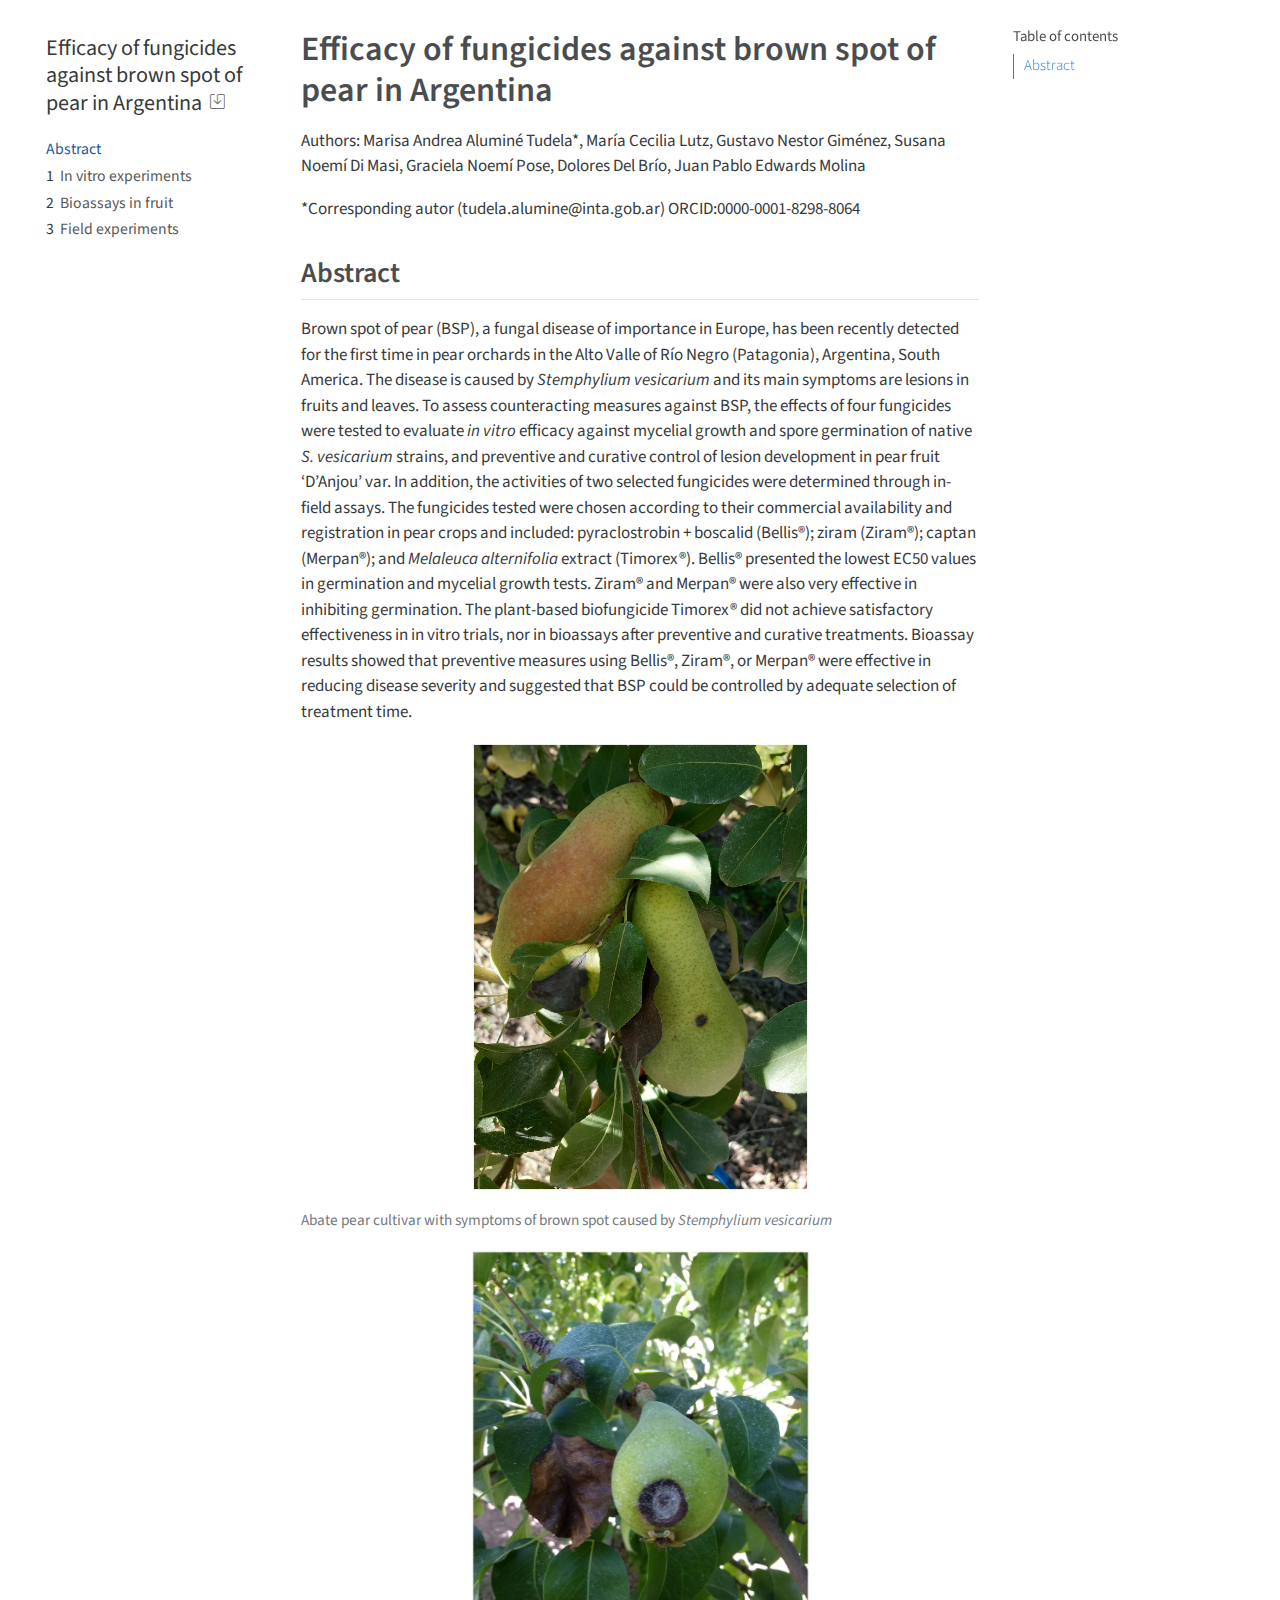
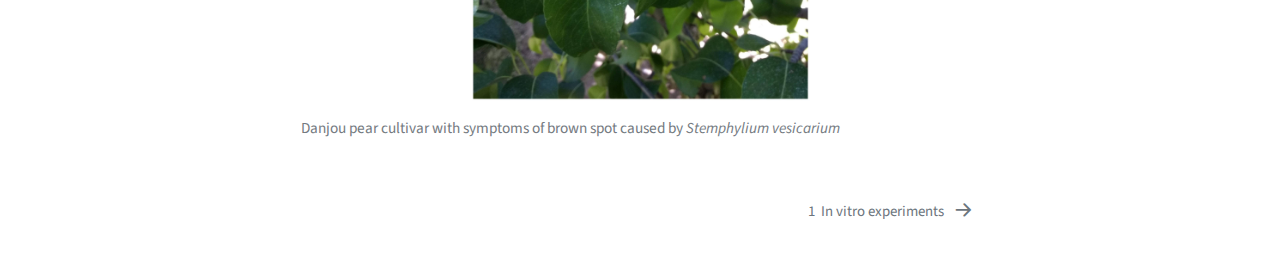
<file: docs/index.html>
<!DOCTYPE html>
<html xmlns="http://www.w3.org/1999/xhtml" lang="en" xml:lang="en"><head>

<meta charset="utf-8">
<meta name="generator" content="quarto-1.3.296">

<meta name="viewport" content="width=device-width, initial-scale=1.0, user-scalable=yes">


<title>Efficacy of fungicides against brown spot of pear in Argentina</title>
<style>
code{white-space: pre-wrap;}
span.smallcaps{font-variant: small-caps;}
div.columns{display: flex; gap: min(4vw, 1.5em);}
div.column{flex: auto; overflow-x: auto;}
div.hanging-indent{margin-left: 1.5em; text-indent: -1.5em;}
ul.task-list{list-style: none;}
ul.task-list li input[type="checkbox"] {
  width: 0.8em;
  margin: 0 0.8em 0.2em -1em; /* quarto-specific, see https://github.com/quarto-dev/quarto-cli/issues/4556 */ 
  vertical-align: middle;
}
</style>


<script src="site_libs/quarto-nav/quarto-nav.js"></script>
<link href="./in_vitro.html" rel="next">
<script src="site_libs/clipboard/clipboard.min.js"></script>
<script src="site_libs/quarto-html/quarto.js"></script>
<script src="site_libs/quarto-html/popper.min.js"></script>
<script src="site_libs/quarto-html/tippy.umd.min.js"></script>
<script src="site_libs/quarto-html/anchor.min.js"></script>
<link href="site_libs/quarto-html/tippy.css" rel="stylesheet">
<link href="site_libs/quarto-html/quarto-syntax-highlighting.css" rel="stylesheet" id="quarto-text-highlighting-styles">
<script src="site_libs/bootstrap/bootstrap.min.js"></script>
<link href="site_libs/bootstrap/bootstrap-icons.css" rel="stylesheet">
<link href="site_libs/bootstrap/bootstrap.min.css" rel="stylesheet" id="quarto-bootstrap" data-mode="light">
<script id="quarto-search-options" type="application/json">{
  "language": {
    "search-no-results-text": "No results",
    "search-matching-documents-text": "matching documents",
    "search-copy-link-title": "Copy link to search",
    "search-hide-matches-text": "Hide additional matches",
    "search-more-match-text": "more match in this document",
    "search-more-matches-text": "more matches in this document",
    "search-clear-button-title": "Clear",
    "search-detached-cancel-button-title": "Cancel",
    "search-submit-button-title": "Submit"
  }
}</script>


</head>

<body class="nav-sidebar floating">

<div id="quarto-search-results"></div>
  <header id="quarto-header" class="headroom fixed-top">
  <nav class="quarto-secondary-nav">
    <div class="container-fluid d-flex">
      <button type="button" class="quarto-btn-toggle btn" data-bs-toggle="collapse" data-bs-target="#quarto-sidebar,#quarto-sidebar-glass" aria-controls="quarto-sidebar" aria-expanded="false" aria-label="Toggle sidebar navigation" onclick="if (window.quartoToggleHeadroom) { window.quartoToggleHeadroom(); }">
        <i class="bi bi-layout-text-sidebar-reverse"></i>
      </button>
      <nav class="quarto-page-breadcrumbs" aria-label="breadcrumb"><ol class="breadcrumb"><li class="breadcrumb-item"><a href="./index.html">Abstract</a></li></ol></nav>
      <a class="flex-grow-1" role="button" data-bs-toggle="collapse" data-bs-target="#quarto-sidebar,#quarto-sidebar-glass" aria-controls="quarto-sidebar" aria-expanded="false" aria-label="Toggle sidebar navigation" onclick="if (window.quartoToggleHeadroom) { window.quartoToggleHeadroom(); }">      
      </a>
    </div>
  </nav>
</header>
<!-- content -->
<div id="quarto-content" class="quarto-container page-columns page-rows-contents page-layout-article">
<!-- sidebar -->
  <nav id="quarto-sidebar" class="sidebar collapse collapse-horizontal sidebar-navigation floating overflow-auto">
    <div class="pt-lg-2 mt-2 text-left sidebar-header">
    <div class="sidebar-title mb-0 py-0">
      <a href="./">Efficacy of fungicides against brown spot of pear in Argentina</a> 
        <div class="sidebar-tools-main">
    <div class="dropdown">
      <a href="" title="" id="quarto-navigation-tool-dropdown-0" class="quarto-navigation-tool dropdown-toggle px-1" data-bs-toggle="dropdown" aria-expanded="false" aria-label=""><i class="bi bi-save"></i></a>
      <ul class="dropdown-menu" aria-labelledby="quarto-navigation-tool-dropdown-0">
          <li>
            <a class="dropdown-item sidebar-tools-main-item" href="./data/mycelial_growth.csv">
            In vitro - mycelial growth
            </a>
          </li>
          <li>
            <a class="dropdown-item sidebar-tools-main-item" href="./data/germination.csv">
            In vitro - conidia germination
            </a>
          </li>
          <li>
            <a class="dropdown-item sidebar-tools-main-item" href="./data/bioassay_data.csv">
            Bioassays
            </a>
          </li>
          <li>
            <a class="dropdown-item sidebar-tools-main-item" href="./data/field.csv">
            In field
            </a>
          </li>
      </ul>
    </div>
</div>
    </div>
      </div>
    <div class="sidebar-menu-container"> 
    <ul class="list-unstyled mt-1">
        <li class="sidebar-item">
  <div class="sidebar-item-container"> 
  <a href="./index.html" class="sidebar-item-text sidebar-link active">
 <span class="menu-text">Abstract</span></a>
  </div>
</li>
        <li class="sidebar-item">
  <div class="sidebar-item-container"> 
  <a href="./in_vitro.html" class="sidebar-item-text sidebar-link">
 <span class="menu-text"><span class="chapter-number">1</span>&nbsp; <span class="chapter-title">In vitro experiments</span></span></a>
  </div>
</li>
        <li class="sidebar-item">
  <div class="sidebar-item-container"> 
  <a href="./bioassay.html" class="sidebar-item-text sidebar-link">
 <span class="menu-text"><span class="chapter-number">2</span>&nbsp; <span class="chapter-title">Bioassays in fruit</span></span></a>
  </div>
</li>
        <li class="sidebar-item">
  <div class="sidebar-item-container"> 
  <a href="./in_field.html" class="sidebar-item-text sidebar-link">
 <span class="menu-text"><span class="chapter-number">3</span>&nbsp; <span class="chapter-title">Field experiments</span></span></a>
  </div>
</li>
    </ul>
    </div>
</nav>
<div id="quarto-sidebar-glass" data-bs-toggle="collapse" data-bs-target="#quarto-sidebar,#quarto-sidebar-glass"></div>
<!-- margin-sidebar -->
    <div id="quarto-margin-sidebar" class="sidebar margin-sidebar">
        <nav id="TOC" role="doc-toc" class="toc-active">
    <h2 id="toc-title">Table of contents</h2>
   
  <ul>
  <li><a href="#abstract" id="toc-abstract" class="nav-link active" data-scroll-target="#abstract">Abstract</a></li>
  </ul>
</nav>
    </div>
<!-- main -->
<main class="content" id="quarto-document-content">

<header id="title-block-header" class="quarto-title-block default">
<div class="quarto-title">
<h1 class="title">Efficacy of fungicides against brown spot of pear in Argentina</h1>
</div>



<div class="quarto-title-meta">

    
  
    
  </div>
  

</header>

<p>Authors: Marisa Andrea Aluminé Tudela*, María Cecilia Lutz, Gustavo Nestor Giménez, Susana Noemí Di Masi, Graciela Noemí Pose, Dolores Del Brío, Juan Pablo Edwards Molina</p>
<p>*Corresponding autor (tudela.alumine@inta.gob.ar) ORCID:0000-0001-8298-8064</p>
<section id="abstract" class="level2 unnumbered">
<h2 class="unnumbered anchored" data-anchor-id="abstract">Abstract</h2>
<p>Brown spot of pear (BSP), a fungal disease of importance in Europe, has been recently detected for the first time in pear orchards in the Alto Valle of Río Negro (Patagonia), Argentina, South America. The disease is caused by <em>Stemphylium vesicarium</em> and its main symptoms are lesions in fruits and leaves. To assess counteracting measures against BSP, the effects of four fungicides were tested to evaluate <em>in vitro</em> efficacy against mycelial growth and spore germination of native <em>S. vesicarium</em> strains, and preventive and curative control of lesion development in pear fruit ‘D’Anjou’ var. In addition, the activities of two selected fungicides were determined through in-field assays. The fungicides tested were chosen according to their commercial availability and registration in pear crops and included: pyraclostrobin + boscalid (Bellis®); ziram (Ziram®); captan (Merpan®); and <em>Melaleuca alternifolia</em> extract (Timorex®). Bellis® presented the lowest EC50 values in germination and mycelial growth tests. Ziram® and Merpan® were also very effective in inhibiting germination. The plant-based biofungicide Timorex® did not achieve satisfactory effectiveness in in vitro trials, nor in bioassays after preventive and curative treatments. Bioassay results showed that preventive measures using Bellis®, Ziram®, or Merpan® were effective in reducing disease severity and suggested that BSP could be controlled by adequate selection of treatment time.</p>
<div class="cell" data-layout-align="center">
<div class="cell-output-display">
<div class="quarto-figure quarto-figure-center">
<figure class="figure">
<p><img src="images/abate_border.png" class="quarto-discovered-preview-image img-fluid figure-img" style="width:50.0%"></p>
<p></p><figcaption class="figure-caption">Abate pear cultivar with symptoms of brown spot caused by <em>Stemphylium vesicarium</em></figcaption><p></p>
</figure>
</div>
</div>
</div>
<div class="cell" data-layout-align="center">
<div class="cell-output-display">
<div class="quarto-figure quarto-figure-center">
<figure class="figure">
<p><img src="images/danjou_border.png" class="img-fluid figure-img" style="width:50.0%"></p>
<p></p><figcaption class="figure-caption">Danjou pear cultivar with symptoms of brown spot caused by <em>Stemphylium vesicarium</em></figcaption><p></p>
</figure>
</div>
</div>
</div>


</section>

</main> <!-- /main -->
<script id="quarto-html-after-body" type="application/javascript">
window.document.addEventListener("DOMContentLoaded", function (event) {
  const toggleBodyColorMode = (bsSheetEl) => {
    const mode = bsSheetEl.getAttribute("data-mode");
    const bodyEl = window.document.querySelector("body");
    if (mode === "dark") {
      bodyEl.classList.add("quarto-dark");
      bodyEl.classList.remove("quarto-light");
    } else {
      bodyEl.classList.add("quarto-light");
      bodyEl.classList.remove("quarto-dark");
    }
  }
  const toggleBodyColorPrimary = () => {
    const bsSheetEl = window.document.querySelector("link#quarto-bootstrap");
    if (bsSheetEl) {
      toggleBodyColorMode(bsSheetEl);
    }
  }
  toggleBodyColorPrimary();  
  const icon = "";
  const anchorJS = new window.AnchorJS();
  anchorJS.options = {
    placement: 'right',
    icon: icon
  };
  anchorJS.add('.anchored');
  const isCodeAnnotation = (el) => {
    for (const clz of el.classList) {
      if (clz.startsWith('code-annotation-')) {                     
        return true;
      }
    }
    return false;
  }
  const clipboard = new window.ClipboardJS('.code-copy-button', {
    text: function(trigger) {
      const codeEl = trigger.previousElementSibling.cloneNode(true);
      for (const childEl of codeEl.children) {
        if (isCodeAnnotation(childEl)) {
          childEl.remove();
        }
      }
      return codeEl.innerText;
    }
  });
  clipboard.on('success', function(e) {
    // button target
    const button = e.trigger;
    // don't keep focus
    button.blur();
    // flash "checked"
    button.classList.add('code-copy-button-checked');
    var currentTitle = button.getAttribute("title");
    button.setAttribute("title", "Copied!");
    let tooltip;
    if (window.bootstrap) {
      button.setAttribute("data-bs-toggle", "tooltip");
      button.setAttribute("data-bs-placement", "left");
      button.setAttribute("data-bs-title", "Copied!");
      tooltip = new bootstrap.Tooltip(button, 
        { trigger: "manual", 
          customClass: "code-copy-button-tooltip",
          offset: [0, -8]});
      tooltip.show();    
    }
    setTimeout(function() {
      if (tooltip) {
        tooltip.hide();
        button.removeAttribute("data-bs-title");
        button.removeAttribute("data-bs-toggle");
        button.removeAttribute("data-bs-placement");
      }
      button.setAttribute("title", currentTitle);
      button.classList.remove('code-copy-button-checked');
    }, 1000);
    // clear code selection
    e.clearSelection();
  });
  function tippyHover(el, contentFn) {
    const config = {
      allowHTML: true,
      content: contentFn,
      maxWidth: 500,
      delay: 100,
      arrow: false,
      appendTo: function(el) {
          return el.parentElement;
      },
      interactive: true,
      interactiveBorder: 10,
      theme: 'quarto',
      placement: 'bottom-start'
    };
    window.tippy(el, config); 
  }
  const noterefs = window.document.querySelectorAll('a[role="doc-noteref"]');
  for (var i=0; i<noterefs.length; i++) {
    const ref = noterefs[i];
    tippyHover(ref, function() {
      // use id or data attribute instead here
      let href = ref.getAttribute('data-footnote-href') || ref.getAttribute('href');
      try { href = new URL(href).hash; } catch {}
      const id = href.replace(/^#\/?/, "");
      const note = window.document.getElementById(id);
      return note.innerHTML;
    });
  }
      let selectedAnnoteEl;
      const selectorForAnnotation = ( cell, annotation) => {
        let cellAttr = 'data-code-cell="' + cell + '"';
        let lineAttr = 'data-code-annotation="' +  annotation + '"';
        const selector = 'span[' + cellAttr + '][' + lineAttr + ']';
        return selector;
      }
      const selectCodeLines = (annoteEl) => {
        const doc = window.document;
        const targetCell = annoteEl.getAttribute("data-target-cell");
        const targetAnnotation = annoteEl.getAttribute("data-target-annotation");
        const annoteSpan = window.document.querySelector(selectorForAnnotation(targetCell, targetAnnotation));
        const lines = annoteSpan.getAttribute("data-code-lines").split(",");
        const lineIds = lines.map((line) => {
          return targetCell + "-" + line;
        })
        let top = null;
        let height = null;
        let parent = null;
        if (lineIds.length > 0) {
            //compute the position of the single el (top and bottom and make a div)
            const el = window.document.getElementById(lineIds[0]);
            top = el.offsetTop;
            height = el.offsetHeight;
            parent = el.parentElement.parentElement;
          if (lineIds.length > 1) {
            const lastEl = window.document.getElementById(lineIds[lineIds.length - 1]);
            const bottom = lastEl.offsetTop + lastEl.offsetHeight;
            height = bottom - top;
          }
          if (top !== null && height !== null && parent !== null) {
            // cook up a div (if necessary) and position it 
            let div = window.document.getElementById("code-annotation-line-highlight");
            if (div === null) {
              div = window.document.createElement("div");
              div.setAttribute("id", "code-annotation-line-highlight");
              div.style.position = 'absolute';
              parent.appendChild(div);
            }
            div.style.top = top - 2 + "px";
            div.style.height = height + 4 + "px";
            let gutterDiv = window.document.getElementById("code-annotation-line-highlight-gutter");
            if (gutterDiv === null) {
              gutterDiv = window.document.createElement("div");
              gutterDiv.setAttribute("id", "code-annotation-line-highlight-gutter");
              gutterDiv.style.position = 'absolute';
              const codeCell = window.document.getElementById(targetCell);
              const gutter = codeCell.querySelector('.code-annotation-gutter');
              gutter.appendChild(gutterDiv);
            }
            gutterDiv.style.top = top - 2 + "px";
            gutterDiv.style.height = height + 4 + "px";
          }
          selectedAnnoteEl = annoteEl;
        }
      };
      const unselectCodeLines = () => {
        const elementsIds = ["code-annotation-line-highlight", "code-annotation-line-highlight-gutter"];
        elementsIds.forEach((elId) => {
          const div = window.document.getElementById(elId);
          if (div) {
            div.remove();
          }
        });
        selectedAnnoteEl = undefined;
      };
      // Attach click handler to the DT
      const annoteDls = window.document.querySelectorAll('dt[data-target-cell]');
      for (const annoteDlNode of annoteDls) {
        annoteDlNode.addEventListener('click', (event) => {
          const clickedEl = event.target;
          if (clickedEl !== selectedAnnoteEl) {
            unselectCodeLines();
            const activeEl = window.document.querySelector('dt[data-target-cell].code-annotation-active');
            if (activeEl) {
              activeEl.classList.remove('code-annotation-active');
            }
            selectCodeLines(clickedEl);
            clickedEl.classList.add('code-annotation-active');
          } else {
            // Unselect the line
            unselectCodeLines();
            clickedEl.classList.remove('code-annotation-active');
          }
        });
      }
  const findCites = (el) => {
    const parentEl = el.parentElement;
    if (parentEl) {
      const cites = parentEl.dataset.cites;
      if (cites) {
        return {
          el,
          cites: cites.split(' ')
        };
      } else {
        return findCites(el.parentElement)
      }
    } else {
      return undefined;
    }
  };
  var bibliorefs = window.document.querySelectorAll('a[role="doc-biblioref"]');
  for (var i=0; i<bibliorefs.length; i++) {
    const ref = bibliorefs[i];
    const citeInfo = findCites(ref);
    if (citeInfo) {
      tippyHover(citeInfo.el, function() {
        var popup = window.document.createElement('div');
        citeInfo.cites.forEach(function(cite) {
          var citeDiv = window.document.createElement('div');
          citeDiv.classList.add('hanging-indent');
          citeDiv.classList.add('csl-entry');
          var biblioDiv = window.document.getElementById('ref-' + cite);
          if (biblioDiv) {
            citeDiv.innerHTML = biblioDiv.innerHTML;
          }
          popup.appendChild(citeDiv);
        });
        return popup.innerHTML;
      });
    }
  }
});
</script>
<nav class="page-navigation">
  <div class="nav-page nav-page-previous">
  </div>
  <div class="nav-page nav-page-next">
      <a href="./in_vitro.html" class="pagination-link">
        <span class="nav-page-text"><span class="chapter-number">1</span>&nbsp; <span class="chapter-title">In vitro experiments</span></span> <i class="bi bi-arrow-right-short"></i>
      </a>
  </div>
</nav>
</div> <!-- /content -->



</body></html>
</file>
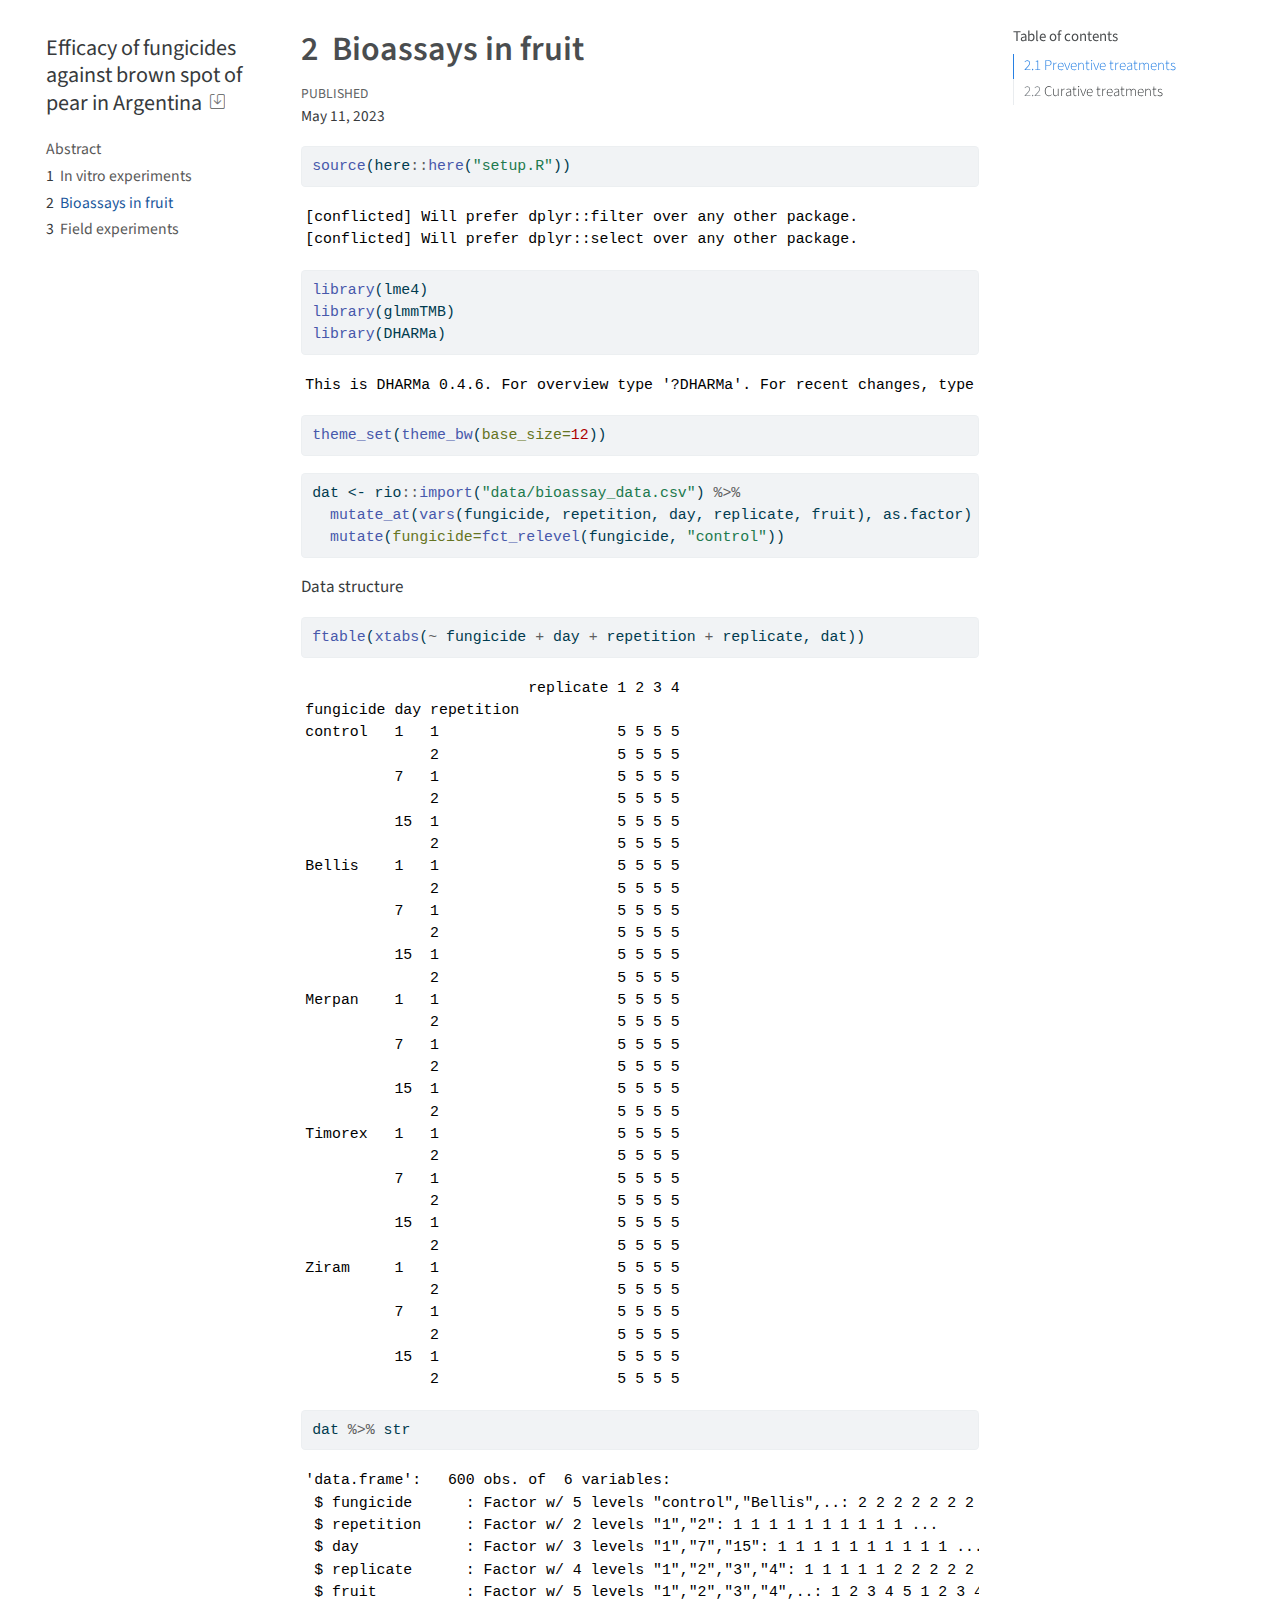
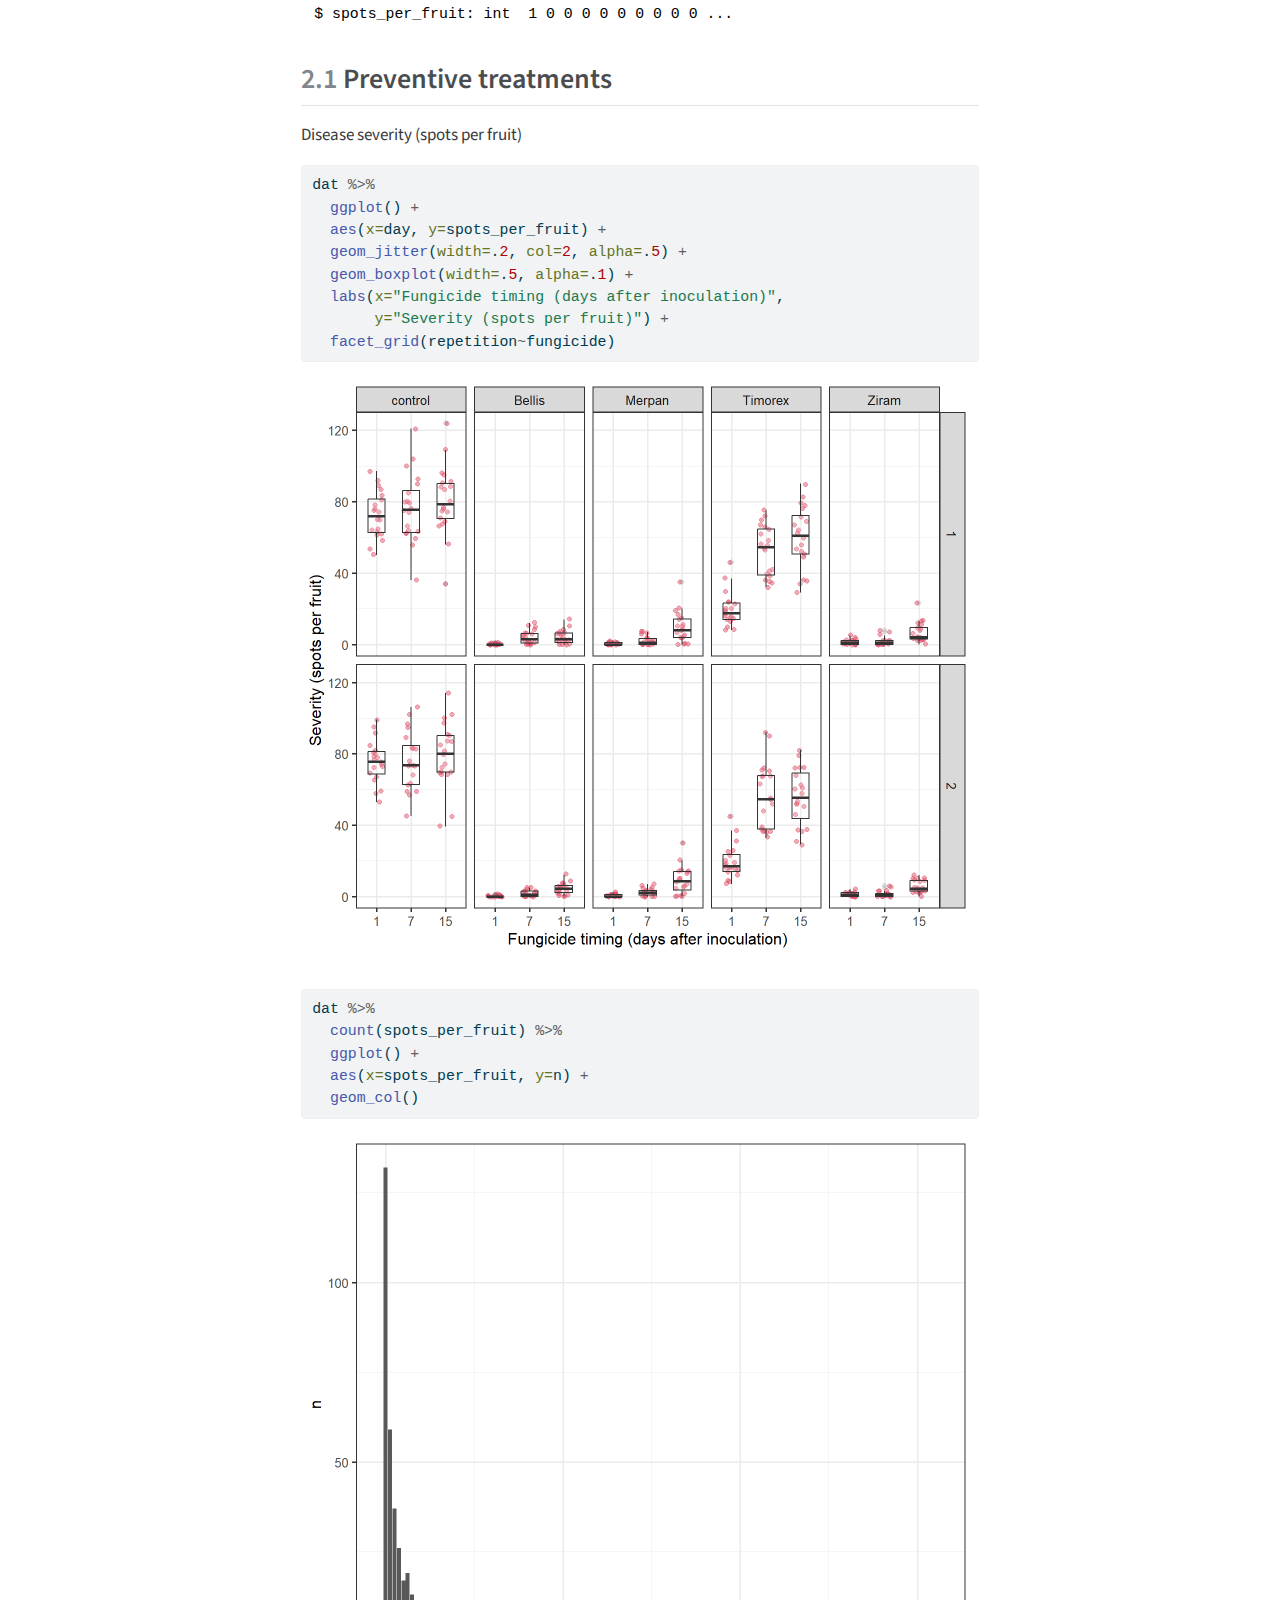
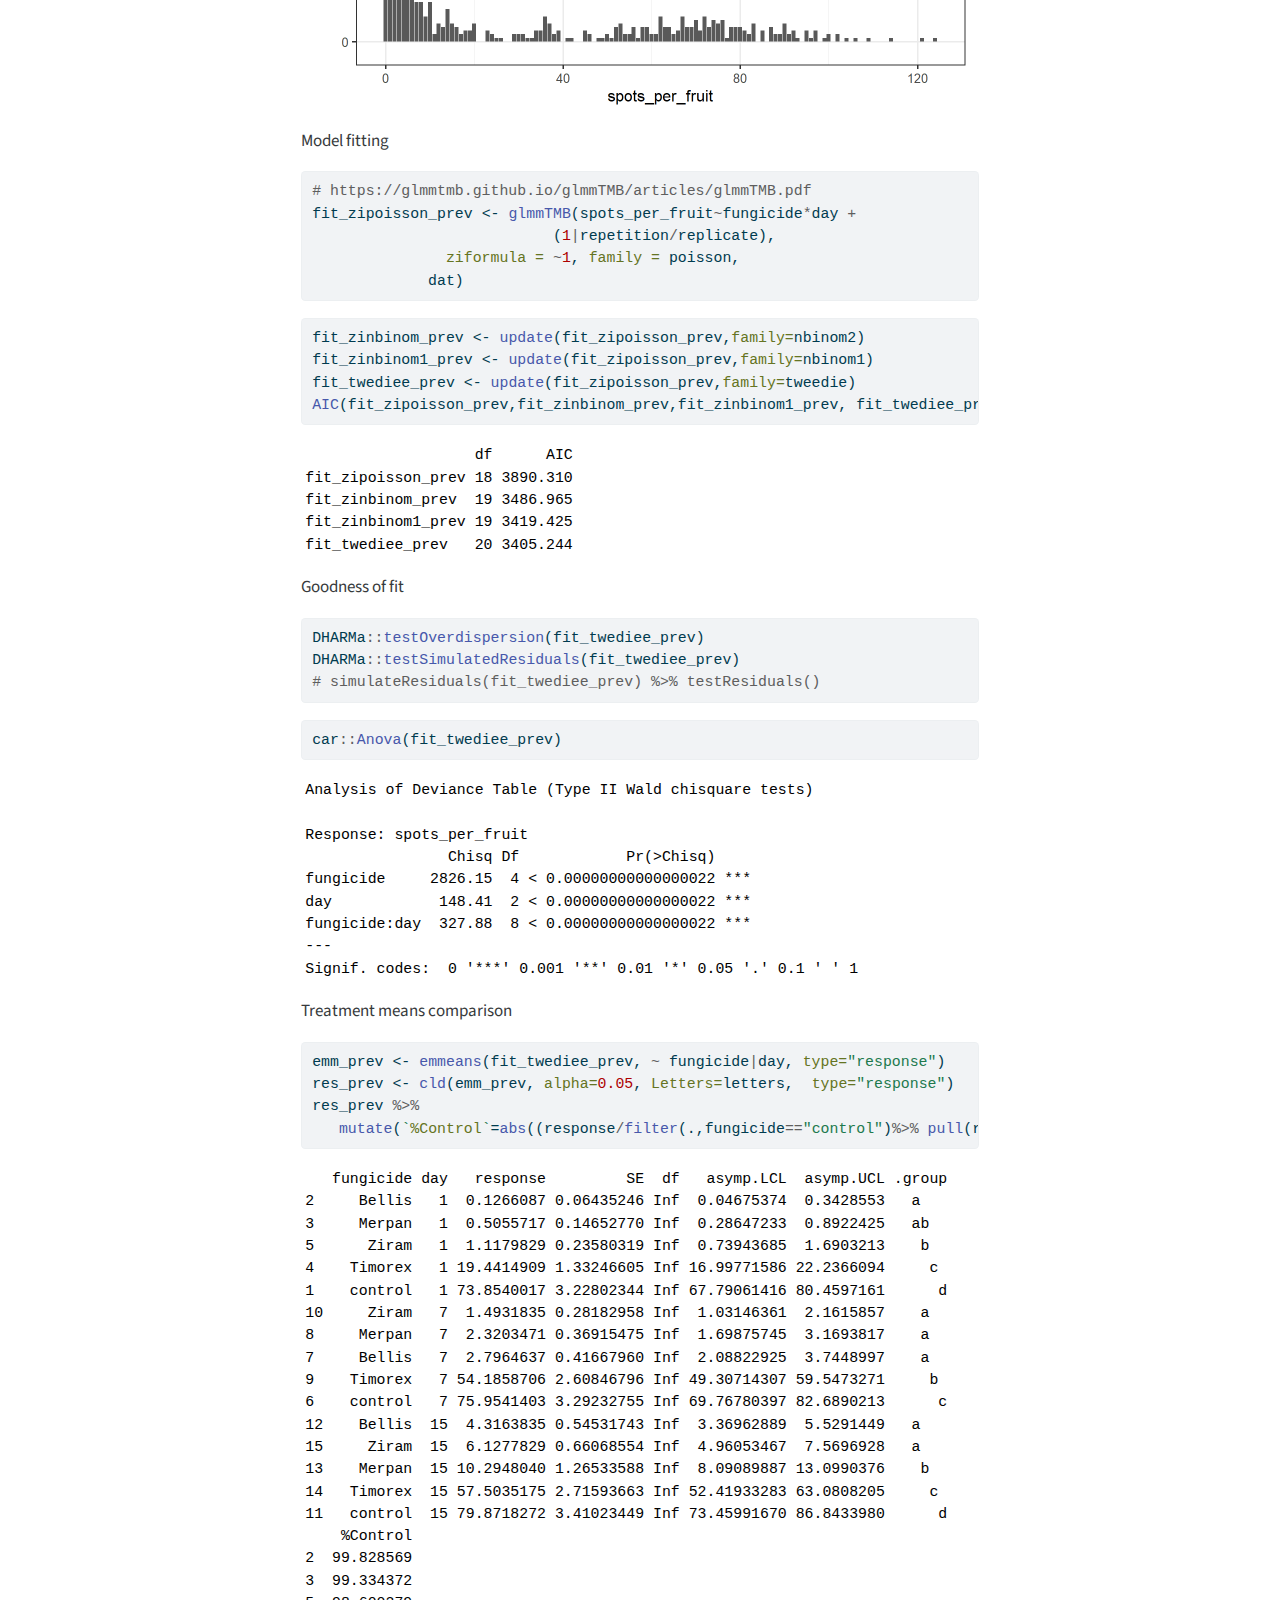
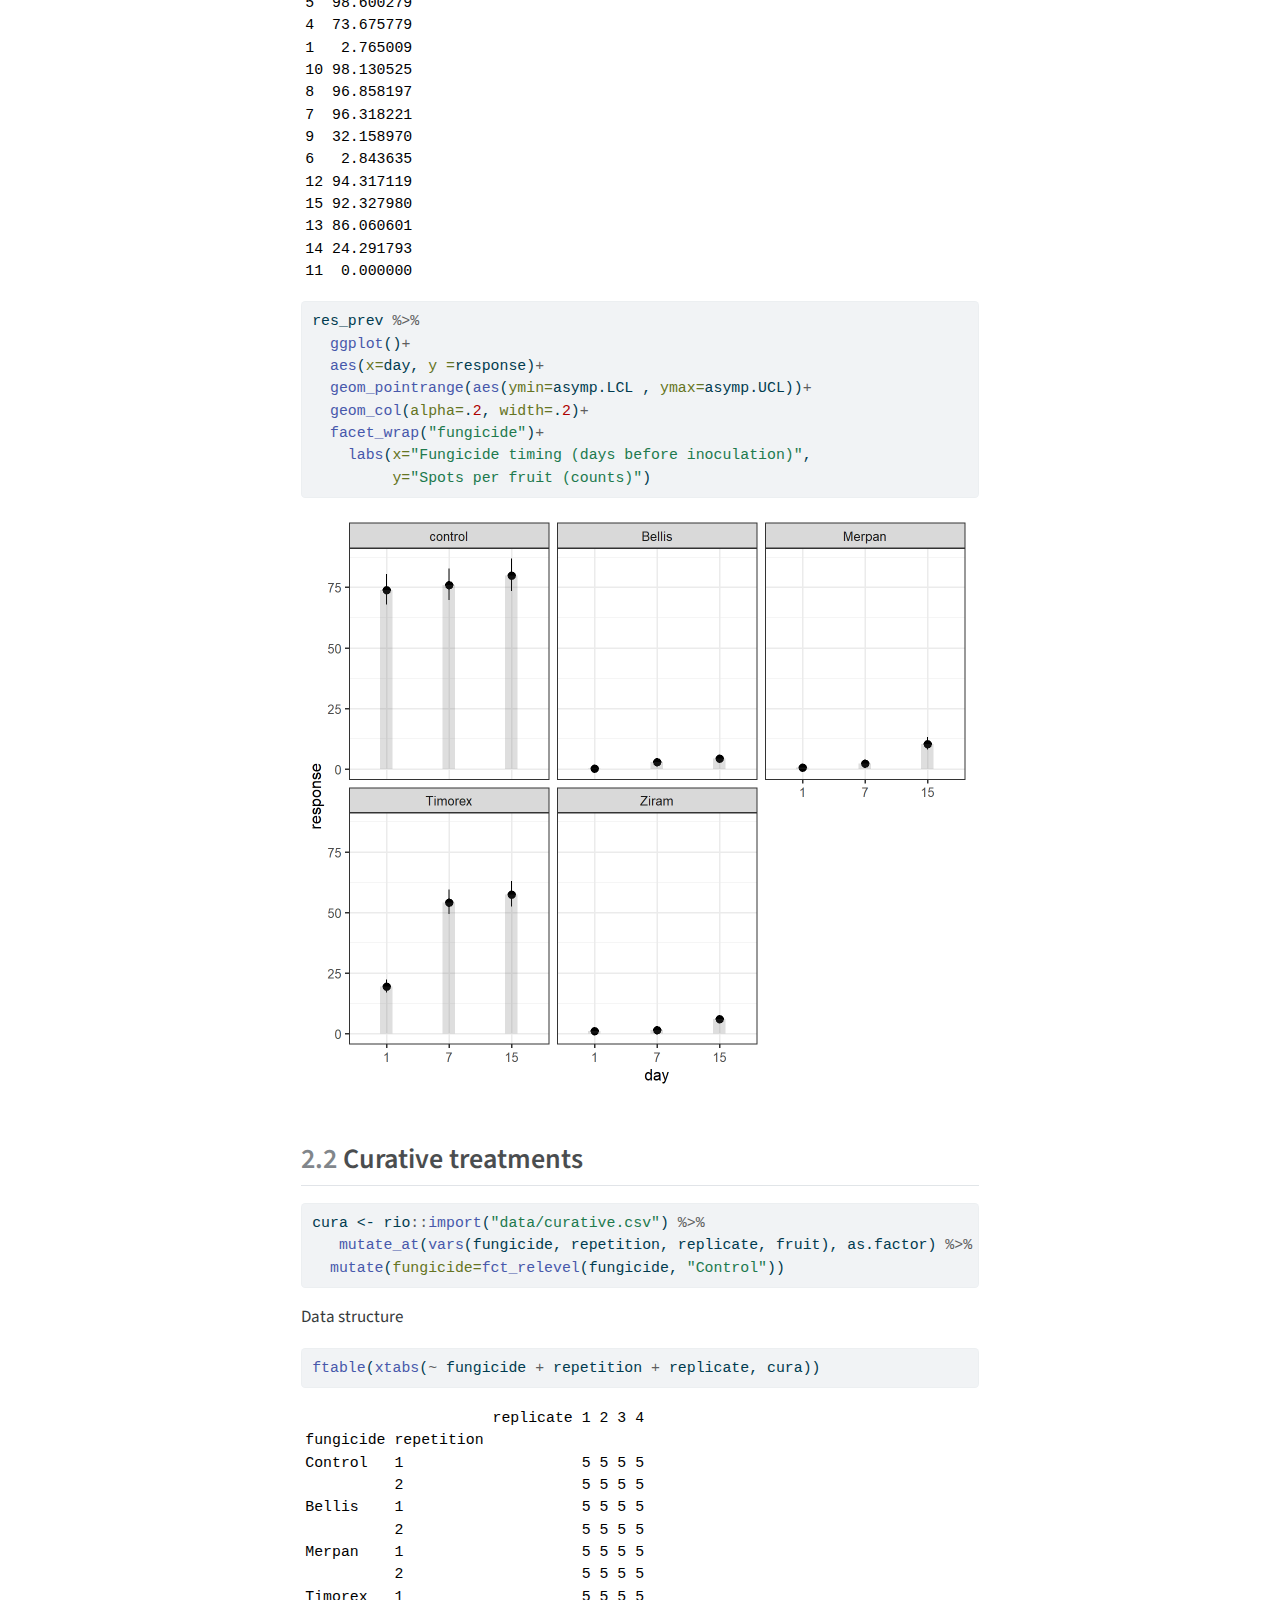
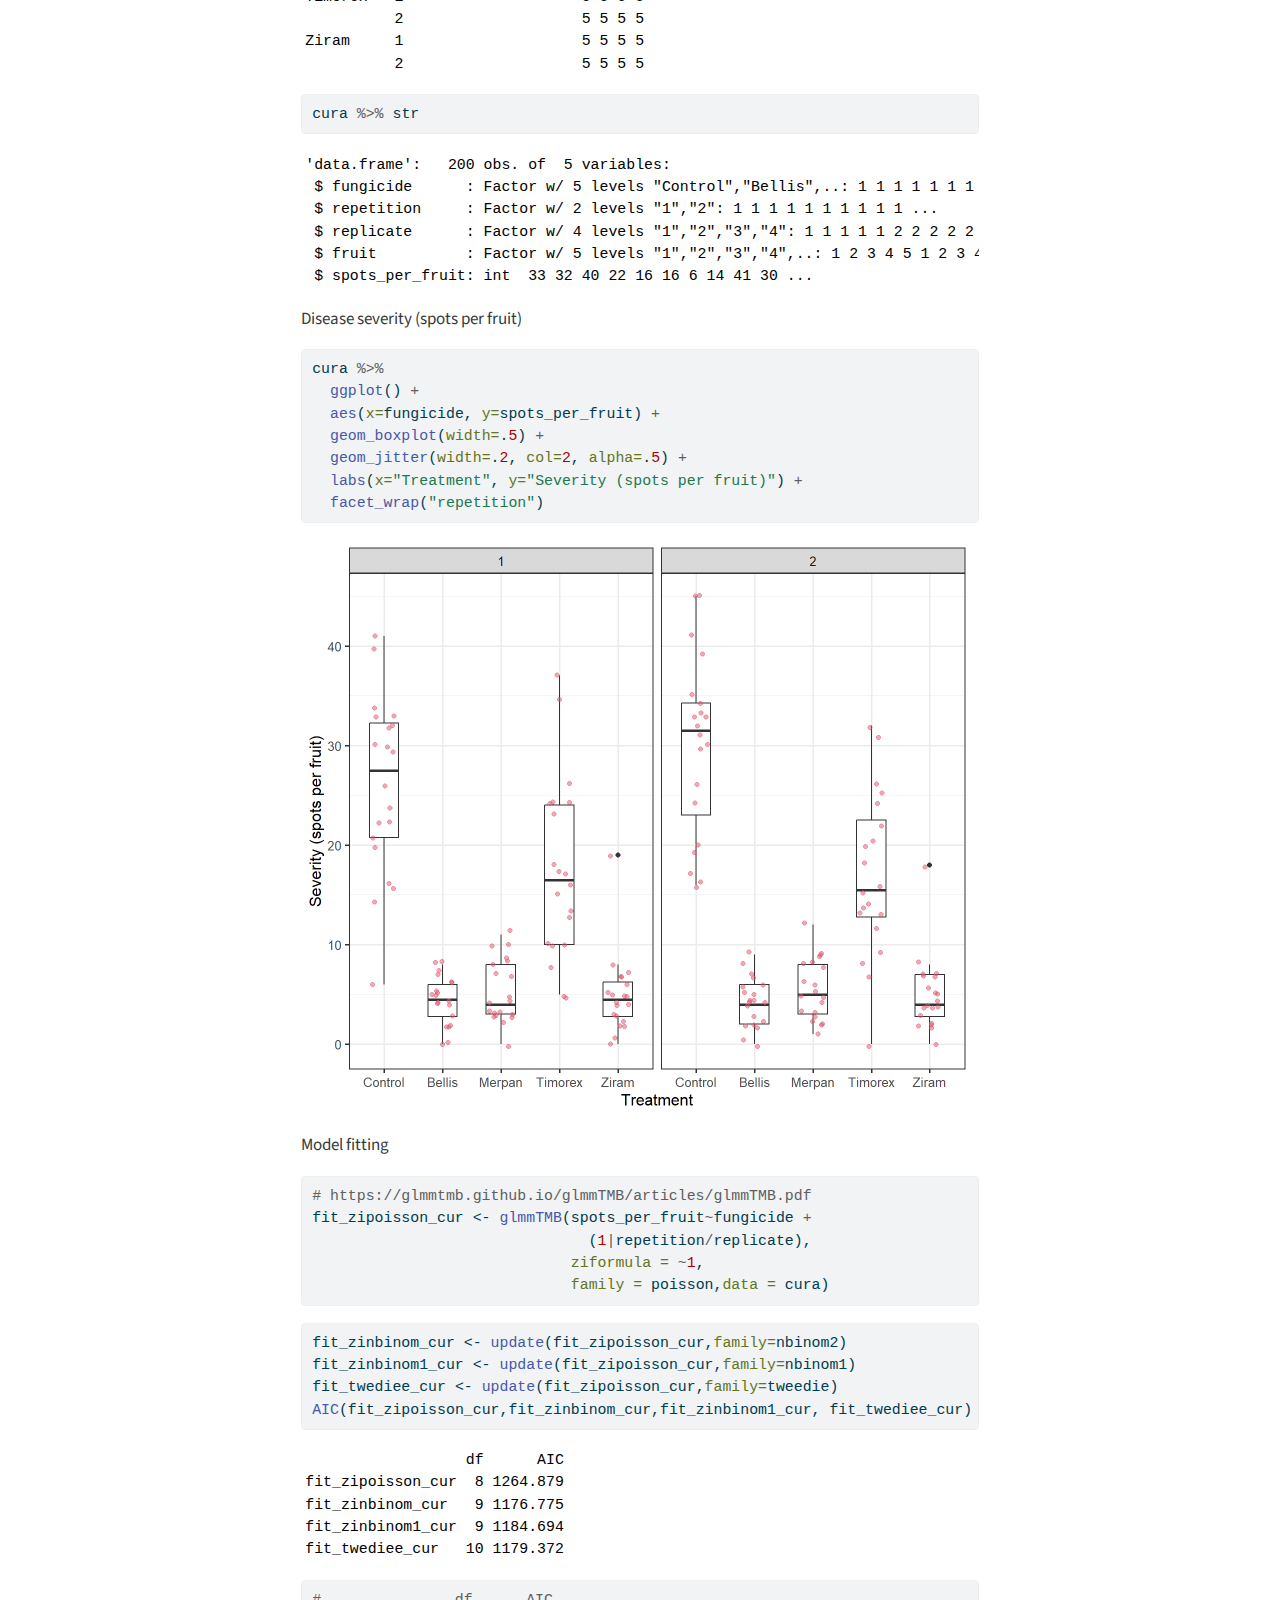
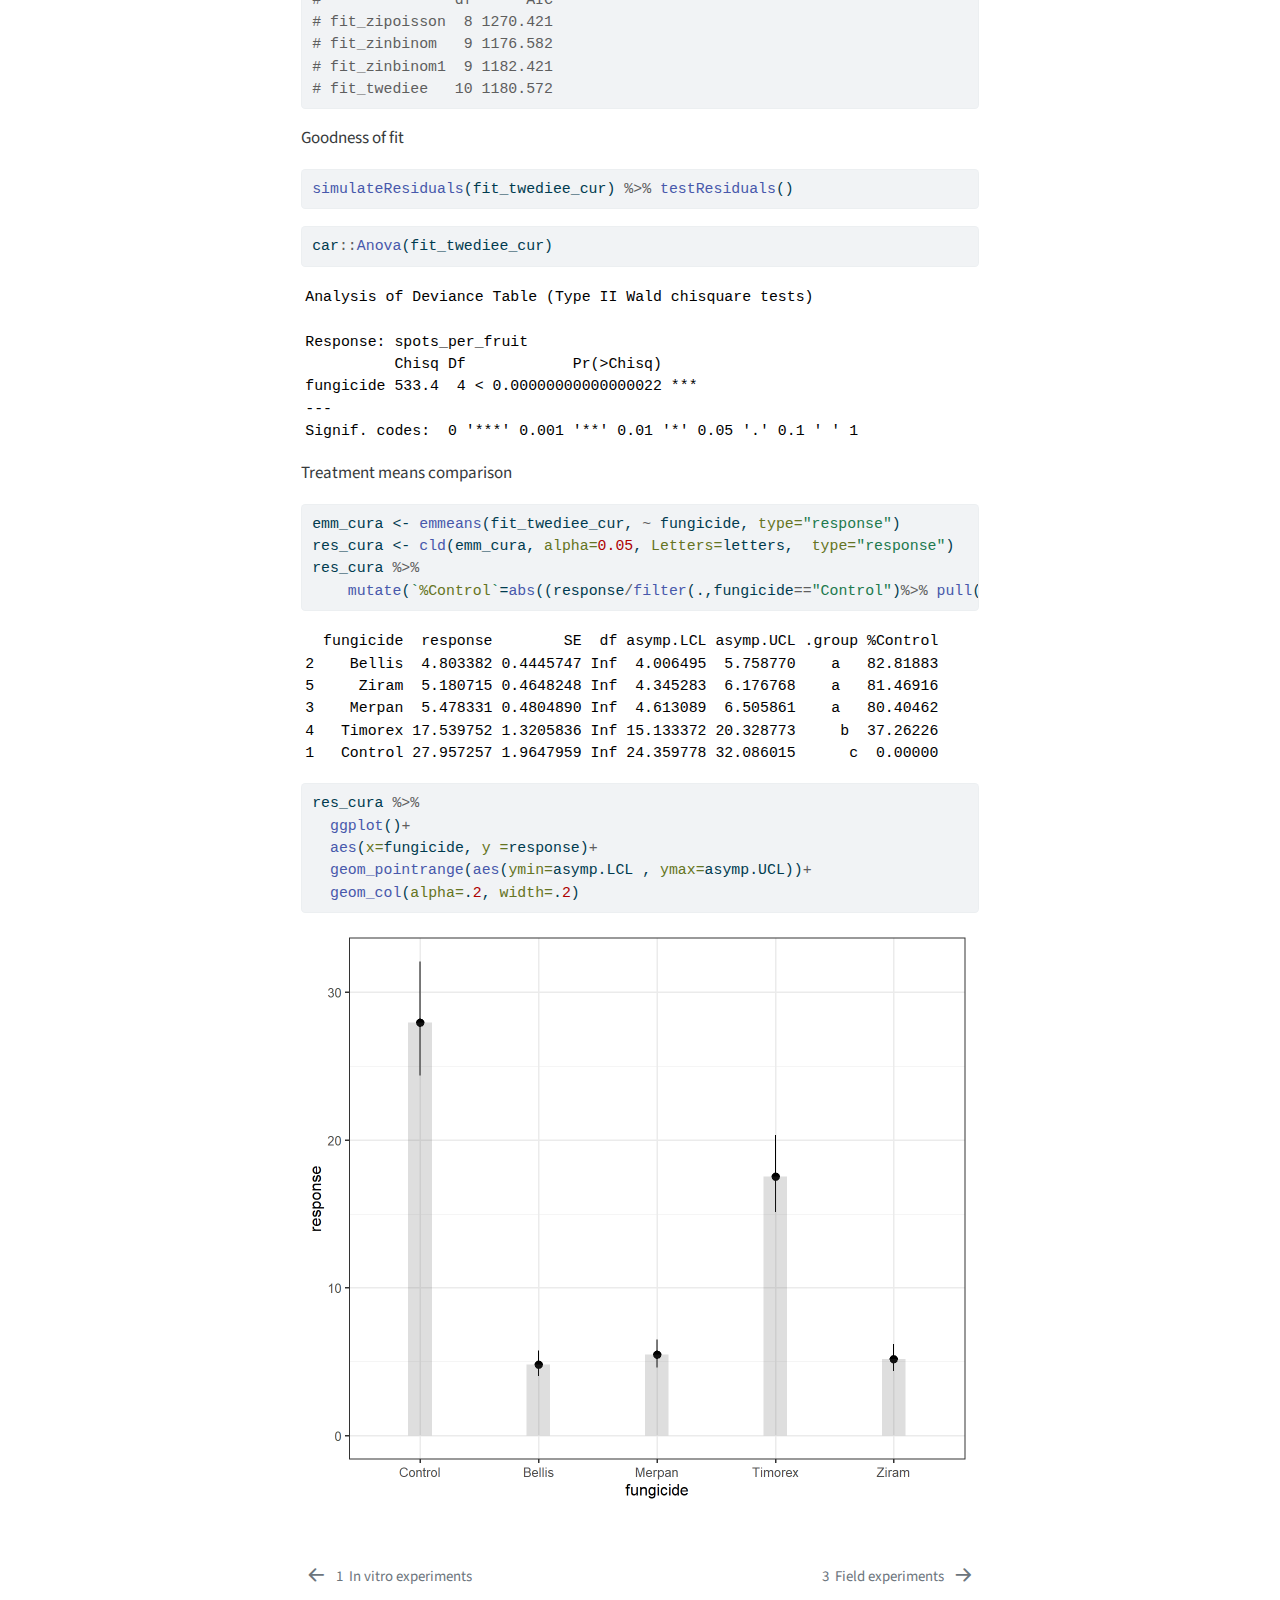
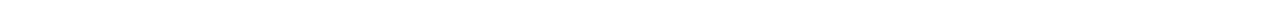
<file: docs/bioassay.html>
<!DOCTYPE html>
<html xmlns="http://www.w3.org/1999/xhtml" lang="en" xml:lang="en"><head>

<meta charset="utf-8">
<meta name="generator" content="quarto-1.3.296">

<meta name="viewport" content="width=device-width, initial-scale=1.0, user-scalable=yes">

<meta name="dcterms.date" content="2023-05-11">

<title>Efficacy of fungicides against brown spot of pear in Argentina - 2&nbsp; Bioassays in fruit</title>
<style>
code{white-space: pre-wrap;}
span.smallcaps{font-variant: small-caps;}
div.columns{display: flex; gap: min(4vw, 1.5em);}
div.column{flex: auto; overflow-x: auto;}
div.hanging-indent{margin-left: 1.5em; text-indent: -1.5em;}
ul.task-list{list-style: none;}
ul.task-list li input[type="checkbox"] {
  width: 0.8em;
  margin: 0 0.8em 0.2em -1em; /* quarto-specific, see https://github.com/quarto-dev/quarto-cli/issues/4556 */ 
  vertical-align: middle;
}
/* CSS for syntax highlighting */
pre > code.sourceCode { white-space: pre; position: relative; }
pre > code.sourceCode > span { display: inline-block; line-height: 1.25; }
pre > code.sourceCode > span:empty { height: 1.2em; }
.sourceCode { overflow: visible; }
code.sourceCode > span { color: inherit; text-decoration: inherit; }
div.sourceCode { margin: 1em 0; }
pre.sourceCode { margin: 0; }
@media screen {
div.sourceCode { overflow: auto; }
}
@media print {
pre > code.sourceCode { white-space: pre-wrap; }
pre > code.sourceCode > span { text-indent: -5em; padding-left: 5em; }
}
pre.numberSource code
  { counter-reset: source-line 0; }
pre.numberSource code > span
  { position: relative; left: -4em; counter-increment: source-line; }
pre.numberSource code > span > a:first-child::before
  { content: counter(source-line);
    position: relative; left: -1em; text-align: right; vertical-align: baseline;
    border: none; display: inline-block;
    -webkit-touch-callout: none; -webkit-user-select: none;
    -khtml-user-select: none; -moz-user-select: none;
    -ms-user-select: none; user-select: none;
    padding: 0 4px; width: 4em;
  }
pre.numberSource { margin-left: 3em;  padding-left: 4px; }
div.sourceCode
  {   }
@media screen {
pre > code.sourceCode > span > a:first-child::before { text-decoration: underline; }
}
</style>


<script src="site_libs/quarto-nav/quarto-nav.js"></script>
<link href="./in_field.html" rel="next">
<link href="./in_vitro.html" rel="prev">
<script src="site_libs/clipboard/clipboard.min.js"></script>
<script src="site_libs/quarto-html/quarto.js"></script>
<script src="site_libs/quarto-html/popper.min.js"></script>
<script src="site_libs/quarto-html/tippy.umd.min.js"></script>
<script src="site_libs/quarto-html/anchor.min.js"></script>
<link href="site_libs/quarto-html/tippy.css" rel="stylesheet">
<link href="site_libs/quarto-html/quarto-syntax-highlighting.css" rel="stylesheet" id="quarto-text-highlighting-styles">
<script src="site_libs/bootstrap/bootstrap.min.js"></script>
<link href="site_libs/bootstrap/bootstrap-icons.css" rel="stylesheet">
<link href="site_libs/bootstrap/bootstrap.min.css" rel="stylesheet" id="quarto-bootstrap" data-mode="light">
<script id="quarto-search-options" type="application/json">{
  "language": {
    "search-no-results-text": "No results",
    "search-matching-documents-text": "matching documents",
    "search-copy-link-title": "Copy link to search",
    "search-hide-matches-text": "Hide additional matches",
    "search-more-match-text": "more match in this document",
    "search-more-matches-text": "more matches in this document",
    "search-clear-button-title": "Clear",
    "search-detached-cancel-button-title": "Cancel",
    "search-submit-button-title": "Submit"
  }
}</script>


</head>

<body class="nav-sidebar floating">

<div id="quarto-search-results"></div>
  <header id="quarto-header" class="headroom fixed-top">
  <nav class="quarto-secondary-nav">
    <div class="container-fluid d-flex">
      <button type="button" class="quarto-btn-toggle btn" data-bs-toggle="collapse" data-bs-target="#quarto-sidebar,#quarto-sidebar-glass" aria-controls="quarto-sidebar" aria-expanded="false" aria-label="Toggle sidebar navigation" onclick="if (window.quartoToggleHeadroom) { window.quartoToggleHeadroom(); }">
        <i class="bi bi-layout-text-sidebar-reverse"></i>
      </button>
      <nav class="quarto-page-breadcrumbs" aria-label="breadcrumb"><ol class="breadcrumb"><li class="breadcrumb-item"><a href="./bioassay.html"><span class="chapter-number">2</span>&nbsp; <span class="chapter-title">Bioassays in fruit</span></a></li></ol></nav>
      <a class="flex-grow-1" role="button" data-bs-toggle="collapse" data-bs-target="#quarto-sidebar,#quarto-sidebar-glass" aria-controls="quarto-sidebar" aria-expanded="false" aria-label="Toggle sidebar navigation" onclick="if (window.quartoToggleHeadroom) { window.quartoToggleHeadroom(); }">      
      </a>
    </div>
  </nav>
</header>
<!-- content -->
<div id="quarto-content" class="quarto-container page-columns page-rows-contents page-layout-article">
<!-- sidebar -->
  <nav id="quarto-sidebar" class="sidebar collapse collapse-horizontal sidebar-navigation floating overflow-auto">
    <div class="pt-lg-2 mt-2 text-left sidebar-header">
    <div class="sidebar-title mb-0 py-0">
      <a href="./">Efficacy of fungicides against brown spot of pear in Argentina</a> 
        <div class="sidebar-tools-main">
    <div class="dropdown">
      <a href="" title="" id="quarto-navigation-tool-dropdown-0" class="quarto-navigation-tool dropdown-toggle px-1" data-bs-toggle="dropdown" aria-expanded="false" aria-label=""><i class="bi bi-save"></i></a>
      <ul class="dropdown-menu" aria-labelledby="quarto-navigation-tool-dropdown-0">
          <li>
            <a class="dropdown-item sidebar-tools-main-item" href="./data/mycelial_growth.csv">
            In vitro - mycelial growth
            </a>
          </li>
          <li>
            <a class="dropdown-item sidebar-tools-main-item" href="./data/germination.csv">
            In vitro - conidia germination
            </a>
          </li>
          <li>
            <a class="dropdown-item sidebar-tools-main-item" href="./data/bioassay_data.csv">
            Bioassays
            </a>
          </li>
          <li>
            <a class="dropdown-item sidebar-tools-main-item" href="./data/field.csv">
            In field
            </a>
          </li>
      </ul>
    </div>
</div>
    </div>
      </div>
    <div class="sidebar-menu-container"> 
    <ul class="list-unstyled mt-1">
        <li class="sidebar-item">
  <div class="sidebar-item-container"> 
  <a href="./index.html" class="sidebar-item-text sidebar-link">
 <span class="menu-text">Abstract</span></a>
  </div>
</li>
        <li class="sidebar-item">
  <div class="sidebar-item-container"> 
  <a href="./in_vitro.html" class="sidebar-item-text sidebar-link">
 <span class="menu-text"><span class="chapter-number">1</span>&nbsp; <span class="chapter-title">In vitro experiments</span></span></a>
  </div>
</li>
        <li class="sidebar-item">
  <div class="sidebar-item-container"> 
  <a href="./bioassay.html" class="sidebar-item-text sidebar-link active">
 <span class="menu-text"><span class="chapter-number">2</span>&nbsp; <span class="chapter-title">Bioassays in fruit</span></span></a>
  </div>
</li>
        <li class="sidebar-item">
  <div class="sidebar-item-container"> 
  <a href="./in_field.html" class="sidebar-item-text sidebar-link">
 <span class="menu-text"><span class="chapter-number">3</span>&nbsp; <span class="chapter-title">Field experiments</span></span></a>
  </div>
</li>
    </ul>
    </div>
</nav>
<div id="quarto-sidebar-glass" data-bs-toggle="collapse" data-bs-target="#quarto-sidebar,#quarto-sidebar-glass"></div>
<!-- margin-sidebar -->
    <div id="quarto-margin-sidebar" class="sidebar margin-sidebar">
        <nav id="TOC" role="doc-toc" class="toc-active">
    <h2 id="toc-title">Table of contents</h2>
   
  <ul>
  <li><a href="#preventive-treatments" id="toc-preventive-treatments" class="nav-link active" data-scroll-target="#preventive-treatments"><span class="header-section-number">2.1</span> Preventive treatments</a></li>
  <li><a href="#curative-treatments" id="toc-curative-treatments" class="nav-link" data-scroll-target="#curative-treatments"><span class="header-section-number">2.2</span> Curative treatments</a></li>
  </ul>
</nav>
    </div>
<!-- main -->
<main class="content" id="quarto-document-content">

<header id="title-block-header" class="quarto-title-block default">
<div class="quarto-title">
<h1 class="title"><span class="chapter-number">2</span>&nbsp; <span class="chapter-title">Bioassays in fruit</span></h1>
</div>



<div class="quarto-title-meta">

    
    <div>
    <div class="quarto-title-meta-heading">Published</div>
    <div class="quarto-title-meta-contents">
      <p class="date">May 11, 2023</p>
    </div>
  </div>
  
    
  </div>
  

</header>

<div class="cell">
<div class="sourceCode cell-code" id="cb1"><pre class="sourceCode r code-with-copy"><code class="sourceCode r"><span id="cb1-1"><a href="#cb1-1" aria-hidden="true" tabindex="-1"></a><span class="fu">source</span>(here<span class="sc">::</span><span class="fu">here</span>(<span class="st">"setup.R"</span>))</span></code><button title="Copy to Clipboard" class="code-copy-button"><i class="bi"></i></button></pre></div>
<div class="cell-output cell-output-stderr">
<pre><code>[conflicted] Will prefer dplyr::filter over any other package.
[conflicted] Will prefer dplyr::select over any other package.</code></pre>
</div>
<div class="sourceCode cell-code" id="cb3"><pre class="sourceCode r code-with-copy"><code class="sourceCode r"><span id="cb3-1"><a href="#cb3-1" aria-hidden="true" tabindex="-1"></a><span class="fu">library</span>(lme4)</span>
<span id="cb3-2"><a href="#cb3-2" aria-hidden="true" tabindex="-1"></a><span class="fu">library</span>(glmmTMB)</span>
<span id="cb3-3"><a href="#cb3-3" aria-hidden="true" tabindex="-1"></a><span class="fu">library</span>(DHARMa)</span></code><button title="Copy to Clipboard" class="code-copy-button"><i class="bi"></i></button></pre></div>
<div class="cell-output cell-output-stderr">
<pre><code>This is DHARMa 0.4.6. For overview type '?DHARMa'. For recent changes, type news(package = 'DHARMa')</code></pre>
</div>
<div class="sourceCode cell-code" id="cb5"><pre class="sourceCode r code-with-copy"><code class="sourceCode r"><span id="cb5-1"><a href="#cb5-1" aria-hidden="true" tabindex="-1"></a><span class="fu">theme_set</span>(<span class="fu">theme_bw</span>(<span class="at">base_size=</span><span class="dv">12</span>))</span></code><button title="Copy to Clipboard" class="code-copy-button"><i class="bi"></i></button></pre></div>
</div>
<div class="cell">
<div class="sourceCode cell-code" id="cb6"><pre class="sourceCode r code-with-copy"><code class="sourceCode r"><span id="cb6-1"><a href="#cb6-1" aria-hidden="true" tabindex="-1"></a>dat <span class="ot">&lt;-</span> rio<span class="sc">::</span><span class="fu">import</span>(<span class="st">"data/bioassay_data.csv"</span>) <span class="sc">%&gt;%</span></span>
<span id="cb6-2"><a href="#cb6-2" aria-hidden="true" tabindex="-1"></a>  <span class="fu">mutate_at</span>(<span class="fu">vars</span>(fungicide, repetition, day, replicate, fruit), as.factor) <span class="sc">%&gt;%</span> </span>
<span id="cb6-3"><a href="#cb6-3" aria-hidden="true" tabindex="-1"></a>  <span class="fu">mutate</span>(<span class="at">fungicide=</span><span class="fu">fct_relevel</span>(fungicide, <span class="st">"control"</span>))</span></code><button title="Copy to Clipboard" class="code-copy-button"><i class="bi"></i></button></pre></div>
</div>
<p>Data structure</p>
<div class="cell">
<div class="sourceCode cell-code" id="cb7"><pre class="sourceCode r code-with-copy"><code class="sourceCode r"><span id="cb7-1"><a href="#cb7-1" aria-hidden="true" tabindex="-1"></a><span class="fu">ftable</span>(<span class="fu">xtabs</span>(<span class="sc">~</span> fungicide <span class="sc">+</span> day <span class="sc">+</span> repetition <span class="sc">+</span> replicate, dat))</span></code><button title="Copy to Clipboard" class="code-copy-button"><i class="bi"></i></button></pre></div>
<div class="cell-output cell-output-stdout">
<pre><code>                         replicate 1 2 3 4
fungicide day repetition                  
control   1   1                    5 5 5 5
              2                    5 5 5 5
          7   1                    5 5 5 5
              2                    5 5 5 5
          15  1                    5 5 5 5
              2                    5 5 5 5
Bellis    1   1                    5 5 5 5
              2                    5 5 5 5
          7   1                    5 5 5 5
              2                    5 5 5 5
          15  1                    5 5 5 5
              2                    5 5 5 5
Merpan    1   1                    5 5 5 5
              2                    5 5 5 5
          7   1                    5 5 5 5
              2                    5 5 5 5
          15  1                    5 5 5 5
              2                    5 5 5 5
Timorex   1   1                    5 5 5 5
              2                    5 5 5 5
          7   1                    5 5 5 5
              2                    5 5 5 5
          15  1                    5 5 5 5
              2                    5 5 5 5
Ziram     1   1                    5 5 5 5
              2                    5 5 5 5
          7   1                    5 5 5 5
              2                    5 5 5 5
          15  1                    5 5 5 5
              2                    5 5 5 5</code></pre>
</div>
</div>
<div class="cell">
<div class="sourceCode cell-code" id="cb9"><pre class="sourceCode r code-with-copy"><code class="sourceCode r"><span id="cb9-1"><a href="#cb9-1" aria-hidden="true" tabindex="-1"></a>dat <span class="sc">%&gt;%</span> str</span></code><button title="Copy to Clipboard" class="code-copy-button"><i class="bi"></i></button></pre></div>
<div class="cell-output cell-output-stdout">
<pre><code>'data.frame':   600 obs. of  6 variables:
 $ fungicide      : Factor w/ 5 levels "control","Bellis",..: 2 2 2 2 2 2 2 2 2 2 ...
 $ repetition     : Factor w/ 2 levels "1","2": 1 1 1 1 1 1 1 1 1 1 ...
 $ day            : Factor w/ 3 levels "1","7","15": 1 1 1 1 1 1 1 1 1 1 ...
 $ replicate      : Factor w/ 4 levels "1","2","3","4": 1 1 1 1 1 2 2 2 2 2 ...
 $ fruit          : Factor w/ 5 levels "1","2","3","4",..: 1 2 3 4 5 1 2 3 4 5 ...
 $ spots_per_fruit: int  1 0 0 0 0 0 0 0 0 0 ...</code></pre>
</div>
</div>
<section id="preventive-treatments" class="level2" data-number="2.1">
<h2 data-number="2.1" class="anchored" data-anchor-id="preventive-treatments"><span class="header-section-number">2.1</span> Preventive treatments</h2>
<p>Disease severity (spots per fruit)</p>
<div class="cell">
<div class="sourceCode cell-code" id="cb11"><pre class="sourceCode r code-with-copy"><code class="sourceCode r"><span id="cb11-1"><a href="#cb11-1" aria-hidden="true" tabindex="-1"></a>dat <span class="sc">%&gt;%</span> </span>
<span id="cb11-2"><a href="#cb11-2" aria-hidden="true" tabindex="-1"></a>  <span class="fu">ggplot</span>() <span class="sc">+</span> </span>
<span id="cb11-3"><a href="#cb11-3" aria-hidden="true" tabindex="-1"></a>  <span class="fu">aes</span>(<span class="at">x=</span>day, <span class="at">y=</span>spots_per_fruit) <span class="sc">+</span> </span>
<span id="cb11-4"><a href="#cb11-4" aria-hidden="true" tabindex="-1"></a>  <span class="fu">geom_jitter</span>(<span class="at">width=</span>.<span class="dv">2</span>, <span class="at">col=</span><span class="dv">2</span>, <span class="at">alpha=</span>.<span class="dv">5</span>) <span class="sc">+</span> </span>
<span id="cb11-5"><a href="#cb11-5" aria-hidden="true" tabindex="-1"></a>  <span class="fu">geom_boxplot</span>(<span class="at">width=</span>.<span class="dv">5</span>, <span class="at">alpha=</span>.<span class="dv">1</span>) <span class="sc">+</span> </span>
<span id="cb11-6"><a href="#cb11-6" aria-hidden="true" tabindex="-1"></a>  <span class="fu">labs</span>(<span class="at">x=</span><span class="st">"Fungicide timing (days after inoculation)"</span>, </span>
<span id="cb11-7"><a href="#cb11-7" aria-hidden="true" tabindex="-1"></a>       <span class="at">y=</span><span class="st">"Severity (spots per fruit)"</span>) <span class="sc">+</span> </span>
<span id="cb11-8"><a href="#cb11-8" aria-hidden="true" tabindex="-1"></a>  <span class="fu">facet_grid</span>(repetition<span class="sc">~</span>fungicide)</span></code><button title="Copy to Clipboard" class="code-copy-button"><i class="bi"></i></button></pre></div>
<div class="cell-output-display">
<p><img src="bioassay_files/figure-html/unnamed-chunk-5-1.png" class="quarto-discovered-preview-image img-fluid" width="672"></p>
</div>
</div>
<div class="cell">
<div class="sourceCode cell-code" id="cb12"><pre class="sourceCode r code-with-copy"><code class="sourceCode r"><span id="cb12-1"><a href="#cb12-1" aria-hidden="true" tabindex="-1"></a>dat <span class="sc">%&gt;%</span> </span>
<span id="cb12-2"><a href="#cb12-2" aria-hidden="true" tabindex="-1"></a>  <span class="fu">count</span>(spots_per_fruit) <span class="sc">%&gt;%</span> </span>
<span id="cb12-3"><a href="#cb12-3" aria-hidden="true" tabindex="-1"></a>  <span class="fu">ggplot</span>() <span class="sc">+</span> </span>
<span id="cb12-4"><a href="#cb12-4" aria-hidden="true" tabindex="-1"></a>  <span class="fu">aes</span>(<span class="at">x=</span>spots_per_fruit, <span class="at">y=</span>n) <span class="sc">+</span> </span>
<span id="cb12-5"><a href="#cb12-5" aria-hidden="true" tabindex="-1"></a>  <span class="fu">geom_col</span>()</span></code><button title="Copy to Clipboard" class="code-copy-button"><i class="bi"></i></button></pre></div>
<div class="cell-output-display">
<p><img src="bioassay_files/figure-html/unnamed-chunk-6-1.png" class="img-fluid" width="672"></p>
</div>
</div>
<p>Model fitting</p>
<div class="cell">
<div class="sourceCode cell-code" id="cb13"><pre class="sourceCode r code-with-copy"><code class="sourceCode r"><span id="cb13-1"><a href="#cb13-1" aria-hidden="true" tabindex="-1"></a><span class="co"># https://glmmtmb.github.io/glmmTMB/articles/glmmTMB.pdf</span></span>
<span id="cb13-2"><a href="#cb13-2" aria-hidden="true" tabindex="-1"></a>fit_zipoisson_prev <span class="ot">&lt;-</span> <span class="fu">glmmTMB</span>(spots_per_fruit<span class="sc">~</span>fungicide<span class="sc">*</span>day <span class="sc">+</span></span>
<span id="cb13-3"><a href="#cb13-3" aria-hidden="true" tabindex="-1"></a>                           (<span class="dv">1</span><span class="sc">|</span>repetition<span class="sc">/</span>replicate),</span>
<span id="cb13-4"><a href="#cb13-4" aria-hidden="true" tabindex="-1"></a>               <span class="at">ziformula =</span> <span class="sc">~</span><span class="dv">1</span>, <span class="at">family =</span> poisson,</span>
<span id="cb13-5"><a href="#cb13-5" aria-hidden="true" tabindex="-1"></a>             dat)</span></code><button title="Copy to Clipboard" class="code-copy-button"><i class="bi"></i></button></pre></div>
</div>
<div class="cell">
<div class="sourceCode cell-code" id="cb14"><pre class="sourceCode r code-with-copy"><code class="sourceCode r"><span id="cb14-1"><a href="#cb14-1" aria-hidden="true" tabindex="-1"></a>fit_zinbinom_prev <span class="ot">&lt;-</span> <span class="fu">update</span>(fit_zipoisson_prev,<span class="at">family=</span>nbinom2)</span>
<span id="cb14-2"><a href="#cb14-2" aria-hidden="true" tabindex="-1"></a>fit_zinbinom1_prev <span class="ot">&lt;-</span> <span class="fu">update</span>(fit_zipoisson_prev,<span class="at">family=</span>nbinom1)</span>
<span id="cb14-3"><a href="#cb14-3" aria-hidden="true" tabindex="-1"></a>fit_twediee_prev <span class="ot">&lt;-</span> <span class="fu">update</span>(fit_zipoisson_prev,<span class="at">family=</span>tweedie)</span>
<span id="cb14-4"><a href="#cb14-4" aria-hidden="true" tabindex="-1"></a><span class="fu">AIC</span>(fit_zipoisson_prev,fit_zinbinom_prev,fit_zinbinom1_prev, fit_twediee_prev)</span></code><button title="Copy to Clipboard" class="code-copy-button"><i class="bi"></i></button></pre></div>
<div class="cell-output cell-output-stdout">
<pre><code>                   df      AIC
fit_zipoisson_prev 18 3890.310
fit_zinbinom_prev  19 3486.965
fit_zinbinom1_prev 19 3419.425
fit_twediee_prev   20 3405.244</code></pre>
</div>
</div>
<p>Goodness of fit</p>
<div class="cell">
<div class="sourceCode cell-code" id="cb16"><pre class="sourceCode r code-with-copy"><code class="sourceCode r"><span id="cb16-1"><a href="#cb16-1" aria-hidden="true" tabindex="-1"></a>DHARMa<span class="sc">::</span><span class="fu">testOverdispersion</span>(fit_twediee_prev)</span>
<span id="cb16-2"><a href="#cb16-2" aria-hidden="true" tabindex="-1"></a>DHARMa<span class="sc">::</span><span class="fu">testSimulatedResiduals</span>(fit_twediee_prev)</span>
<span id="cb16-3"><a href="#cb16-3" aria-hidden="true" tabindex="-1"></a><span class="co"># simulateResiduals(fit_twediee_prev) %&gt;% testResiduals()</span></span></code><button title="Copy to Clipboard" class="code-copy-button"><i class="bi"></i></button></pre></div>
</div>
<div class="cell">
<div class="sourceCode cell-code" id="cb17"><pre class="sourceCode r code-with-copy"><code class="sourceCode r"><span id="cb17-1"><a href="#cb17-1" aria-hidden="true" tabindex="-1"></a>car<span class="sc">::</span><span class="fu">Anova</span>(fit_twediee_prev)</span></code><button title="Copy to Clipboard" class="code-copy-button"><i class="bi"></i></button></pre></div>
<div class="cell-output cell-output-stdout">
<pre><code>Analysis of Deviance Table (Type II Wald chisquare tests)

Response: spots_per_fruit
                Chisq Df            Pr(&gt;Chisq)    
fungicide     2826.15  4 &lt; 0.00000000000000022 ***
day            148.41  2 &lt; 0.00000000000000022 ***
fungicide:day  327.88  8 &lt; 0.00000000000000022 ***
---
Signif. codes:  0 '***' 0.001 '**' 0.01 '*' 0.05 '.' 0.1 ' ' 1</code></pre>
</div>
</div>
<p>Treatment means comparison</p>
<div class="cell">
<div class="sourceCode cell-code" id="cb19"><pre class="sourceCode r code-with-copy"><code class="sourceCode r"><span id="cb19-1"><a href="#cb19-1" aria-hidden="true" tabindex="-1"></a>emm_prev <span class="ot">&lt;-</span> <span class="fu">emmeans</span>(fit_twediee_prev, <span class="sc">~</span> fungicide<span class="sc">|</span>day, <span class="at">type=</span><span class="st">"response"</span>) </span>
<span id="cb19-2"><a href="#cb19-2" aria-hidden="true" tabindex="-1"></a>res_prev <span class="ot">&lt;-</span> <span class="fu">cld</span>(emm_prev, <span class="at">alpha=</span><span class="fl">0.05</span>, <span class="at">Letters=</span>letters,  <span class="at">type=</span><span class="st">"response"</span>)</span>
<span id="cb19-3"><a href="#cb19-3" aria-hidden="true" tabindex="-1"></a>res_prev <span class="sc">%&gt;%</span> </span>
<span id="cb19-4"><a href="#cb19-4" aria-hidden="true" tabindex="-1"></a>   <span class="fu">mutate</span>(<span class="st">`</span><span class="at">%Control</span><span class="st">`</span><span class="ot">=</span><span class="fu">abs</span>((response<span class="sc">/</span><span class="fu">filter</span>(.,fungicide<span class="sc">==</span><span class="st">"control"</span>)<span class="sc">%&gt;%</span> <span class="fu">pull</span>(response)<span class="sc">-</span><span class="dv">1</span>)<span class="sc">*</span><span class="dv">100</span>)) </span></code><button title="Copy to Clipboard" class="code-copy-button"><i class="bi"></i></button></pre></div>
<div class="cell-output cell-output-stdout">
<pre><code>   fungicide day   response         SE  df   asymp.LCL  asymp.UCL .group
2     Bellis   1  0.1266087 0.06435246 Inf  0.04675374  0.3428553   a   
3     Merpan   1  0.5055717 0.14652770 Inf  0.28647233  0.8922425   ab  
5      Ziram   1  1.1179829 0.23580319 Inf  0.73943685  1.6903213    b  
4    Timorex   1 19.4414909 1.33246605 Inf 16.99771586 22.2366094     c 
1    control   1 73.8540017 3.22802344 Inf 67.79061416 80.4597161      d
10     Ziram   7  1.4931835 0.28182958 Inf  1.03146361  2.1615857    a  
8     Merpan   7  2.3203471 0.36915475 Inf  1.69875745  3.1693817    a  
7     Bellis   7  2.7964637 0.41667960 Inf  2.08822925  3.7448997    a  
9    Timorex   7 54.1858706 2.60846796 Inf 49.30714307 59.5473271     b 
6    control   7 75.9541403 3.29232755 Inf 69.76780397 82.6890213      c
12    Bellis  15  4.3163835 0.54531743 Inf  3.36962889  5.5291449   a   
15     Ziram  15  6.1277829 0.66068554 Inf  4.96053467  7.5696928   a   
13    Merpan  15 10.2948040 1.26533588 Inf  8.09089887 13.0990376    b  
14   Timorex  15 57.5035175 2.71593663 Inf 52.41933283 63.0808205     c 
11   control  15 79.8718272 3.41023449 Inf 73.45991670 86.8433980      d
    %Control
2  99.828569
3  99.334372
5  98.600279
4  73.675779
1   2.765009
10 98.130525
8  96.858197
7  96.318221
9  32.158970
6   2.843635
12 94.317119
15 92.327980
13 86.060601
14 24.291793
11  0.000000</code></pre>
</div>
<div class="sourceCode cell-code" id="cb21"><pre class="sourceCode r code-with-copy"><code class="sourceCode r"><span id="cb21-1"><a href="#cb21-1" aria-hidden="true" tabindex="-1"></a>res_prev <span class="sc">%&gt;%</span> </span>
<span id="cb21-2"><a href="#cb21-2" aria-hidden="true" tabindex="-1"></a>  <span class="fu">ggplot</span>()<span class="sc">+</span></span>
<span id="cb21-3"><a href="#cb21-3" aria-hidden="true" tabindex="-1"></a>  <span class="fu">aes</span>(<span class="at">x=</span>day, <span class="at">y =</span>response)<span class="sc">+</span></span>
<span id="cb21-4"><a href="#cb21-4" aria-hidden="true" tabindex="-1"></a>  <span class="fu">geom_pointrange</span>(<span class="fu">aes</span>(<span class="at">ymin=</span>asymp.LCL , <span class="at">ymax=</span>asymp.UCL))<span class="sc">+</span></span>
<span id="cb21-5"><a href="#cb21-5" aria-hidden="true" tabindex="-1"></a>  <span class="fu">geom_col</span>(<span class="at">alpha=</span>.<span class="dv">2</span>, <span class="at">width=</span>.<span class="dv">2</span>)<span class="sc">+</span></span>
<span id="cb21-6"><a href="#cb21-6" aria-hidden="true" tabindex="-1"></a>  <span class="fu">facet_wrap</span>(<span class="st">"fungicide"</span>)<span class="sc">+</span></span>
<span id="cb21-7"><a href="#cb21-7" aria-hidden="true" tabindex="-1"></a>    <span class="fu">labs</span>(<span class="at">x=</span><span class="st">"Fungicide timing (days before inoculation)"</span>, </span>
<span id="cb21-8"><a href="#cb21-8" aria-hidden="true" tabindex="-1"></a>         <span class="at">y=</span><span class="st">"Spots per fruit (counts)"</span>)</span></code><button title="Copy to Clipboard" class="code-copy-button"><i class="bi"></i></button></pre></div>
<div class="cell-output-display">
<p><img src="bioassay_files/figure-html/unnamed-chunk-11-1.png" class="img-fluid" width="672"></p>
</div>
</div>
</section>
<section id="curative-treatments" class="level2" data-number="2.2">
<h2 data-number="2.2" class="anchored" data-anchor-id="curative-treatments"><span class="header-section-number">2.2</span> Curative treatments</h2>
<div class="cell">
<div class="sourceCode cell-code" id="cb22"><pre class="sourceCode r code-with-copy"><code class="sourceCode r"><span id="cb22-1"><a href="#cb22-1" aria-hidden="true" tabindex="-1"></a>cura <span class="ot">&lt;-</span> rio<span class="sc">::</span><span class="fu">import</span>(<span class="st">"data/curative.csv"</span>) <span class="sc">%&gt;%</span> </span>
<span id="cb22-2"><a href="#cb22-2" aria-hidden="true" tabindex="-1"></a>   <span class="fu">mutate_at</span>(<span class="fu">vars</span>(fungicide, repetition, replicate, fruit), as.factor) <span class="sc">%&gt;%</span> </span>
<span id="cb22-3"><a href="#cb22-3" aria-hidden="true" tabindex="-1"></a>  <span class="fu">mutate</span>(<span class="at">fungicide=</span><span class="fu">fct_relevel</span>(fungicide, <span class="st">"Control"</span>)) </span></code><button title="Copy to Clipboard" class="code-copy-button"><i class="bi"></i></button></pre></div>
</div>
<p>Data structure</p>
<div class="cell">
<div class="sourceCode cell-code" id="cb23"><pre class="sourceCode r code-with-copy"><code class="sourceCode r"><span id="cb23-1"><a href="#cb23-1" aria-hidden="true" tabindex="-1"></a><span class="fu">ftable</span>(<span class="fu">xtabs</span>(<span class="sc">~</span> fungicide <span class="sc">+</span> repetition <span class="sc">+</span> replicate, cura))</span></code><button title="Copy to Clipboard" class="code-copy-button"><i class="bi"></i></button></pre></div>
<div class="cell-output cell-output-stdout">
<pre><code>                     replicate 1 2 3 4
fungicide repetition                  
Control   1                    5 5 5 5
          2                    5 5 5 5
Bellis    1                    5 5 5 5
          2                    5 5 5 5
Merpan    1                    5 5 5 5
          2                    5 5 5 5
Timorex   1                    5 5 5 5
          2                    5 5 5 5
Ziram     1                    5 5 5 5
          2                    5 5 5 5</code></pre>
</div>
</div>
<div class="cell">
<div class="sourceCode cell-code" id="cb25"><pre class="sourceCode r code-with-copy"><code class="sourceCode r"><span id="cb25-1"><a href="#cb25-1" aria-hidden="true" tabindex="-1"></a>cura <span class="sc">%&gt;%</span> str</span></code><button title="Copy to Clipboard" class="code-copy-button"><i class="bi"></i></button></pre></div>
<div class="cell-output cell-output-stdout">
<pre><code>'data.frame':   200 obs. of  5 variables:
 $ fungicide      : Factor w/ 5 levels "Control","Bellis",..: 1 1 1 1 1 1 1 1 1 1 ...
 $ repetition     : Factor w/ 2 levels "1","2": 1 1 1 1 1 1 1 1 1 1 ...
 $ replicate      : Factor w/ 4 levels "1","2","3","4": 1 1 1 1 1 2 2 2 2 2 ...
 $ fruit          : Factor w/ 5 levels "1","2","3","4",..: 1 2 3 4 5 1 2 3 4 5 ...
 $ spots_per_fruit: int  33 32 40 22 16 16 6 14 41 30 ...</code></pre>
</div>
</div>
<p>Disease severity (spots per fruit)</p>
<div class="cell">
<div class="sourceCode cell-code" id="cb27"><pre class="sourceCode r code-with-copy"><code class="sourceCode r"><span id="cb27-1"><a href="#cb27-1" aria-hidden="true" tabindex="-1"></a>cura <span class="sc">%&gt;%</span> </span>
<span id="cb27-2"><a href="#cb27-2" aria-hidden="true" tabindex="-1"></a>  <span class="fu">ggplot</span>() <span class="sc">+</span> </span>
<span id="cb27-3"><a href="#cb27-3" aria-hidden="true" tabindex="-1"></a>  <span class="fu">aes</span>(<span class="at">x=</span>fungicide, <span class="at">y=</span>spots_per_fruit) <span class="sc">+</span> </span>
<span id="cb27-4"><a href="#cb27-4" aria-hidden="true" tabindex="-1"></a>  <span class="fu">geom_boxplot</span>(<span class="at">width=</span>.<span class="dv">5</span>) <span class="sc">+</span> </span>
<span id="cb27-5"><a href="#cb27-5" aria-hidden="true" tabindex="-1"></a>  <span class="fu">geom_jitter</span>(<span class="at">width=</span>.<span class="dv">2</span>, <span class="at">col=</span><span class="dv">2</span>, <span class="at">alpha=</span>.<span class="dv">5</span>) <span class="sc">+</span> </span>
<span id="cb27-6"><a href="#cb27-6" aria-hidden="true" tabindex="-1"></a>  <span class="fu">labs</span>(<span class="at">x=</span><span class="st">"Treatment"</span>, <span class="at">y=</span><span class="st">"Severity (spots per fruit)"</span>) <span class="sc">+</span> </span>
<span id="cb27-7"><a href="#cb27-7" aria-hidden="true" tabindex="-1"></a>  <span class="fu">facet_wrap</span>(<span class="st">"repetition"</span>)</span></code><button title="Copy to Clipboard" class="code-copy-button"><i class="bi"></i></button></pre></div>
<div class="cell-output-display">
<p><img src="bioassay_files/figure-html/unnamed-chunk-15-1.png" class="img-fluid" width="672"></p>
</div>
</div>
<p>Model fitting</p>
<div class="cell">
<div class="sourceCode cell-code" id="cb28"><pre class="sourceCode r code-with-copy"><code class="sourceCode r"><span id="cb28-1"><a href="#cb28-1" aria-hidden="true" tabindex="-1"></a><span class="co"># https://glmmtmb.github.io/glmmTMB/articles/glmmTMB.pdf</span></span>
<span id="cb28-2"><a href="#cb28-2" aria-hidden="true" tabindex="-1"></a>fit_zipoisson_cur <span class="ot">&lt;-</span> <span class="fu">glmmTMB</span>(spots_per_fruit<span class="sc">~</span>fungicide <span class="sc">+</span></span>
<span id="cb28-3"><a href="#cb28-3" aria-hidden="true" tabindex="-1"></a>                               (<span class="dv">1</span><span class="sc">|</span>repetition<span class="sc">/</span>replicate),</span>
<span id="cb28-4"><a href="#cb28-4" aria-hidden="true" tabindex="-1"></a>                             <span class="at">ziformula =</span> <span class="sc">~</span><span class="dv">1</span>, </span>
<span id="cb28-5"><a href="#cb28-5" aria-hidden="true" tabindex="-1"></a>                             <span class="at">family =</span> poisson,<span class="at">data =</span> cura)</span></code><button title="Copy to Clipboard" class="code-copy-button"><i class="bi"></i></button></pre></div>
</div>
<div class="cell">
<div class="sourceCode cell-code" id="cb29"><pre class="sourceCode r code-with-copy"><code class="sourceCode r"><span id="cb29-1"><a href="#cb29-1" aria-hidden="true" tabindex="-1"></a>fit_zinbinom_cur <span class="ot">&lt;-</span> <span class="fu">update</span>(fit_zipoisson_cur,<span class="at">family=</span>nbinom2)</span>
<span id="cb29-2"><a href="#cb29-2" aria-hidden="true" tabindex="-1"></a>fit_zinbinom1_cur <span class="ot">&lt;-</span> <span class="fu">update</span>(fit_zipoisson_cur,<span class="at">family=</span>nbinom1)</span>
<span id="cb29-3"><a href="#cb29-3" aria-hidden="true" tabindex="-1"></a>fit_twediee_cur <span class="ot">&lt;-</span> <span class="fu">update</span>(fit_zipoisson_cur,<span class="at">family=</span>tweedie)</span>
<span id="cb29-4"><a href="#cb29-4" aria-hidden="true" tabindex="-1"></a><span class="fu">AIC</span>(fit_zipoisson_cur,fit_zinbinom_cur,fit_zinbinom1_cur, fit_twediee_cur)</span></code><button title="Copy to Clipboard" class="code-copy-button"><i class="bi"></i></button></pre></div>
<div class="cell-output cell-output-stdout">
<pre><code>                  df      AIC
fit_zipoisson_cur  8 1264.879
fit_zinbinom_cur   9 1176.775
fit_zinbinom1_cur  9 1184.694
fit_twediee_cur   10 1179.372</code></pre>
</div>
<div class="sourceCode cell-code" id="cb31"><pre class="sourceCode r code-with-copy"><code class="sourceCode r"><span id="cb31-1"><a href="#cb31-1" aria-hidden="true" tabindex="-1"></a><span class="co">#               df      AIC</span></span>
<span id="cb31-2"><a href="#cb31-2" aria-hidden="true" tabindex="-1"></a><span class="co"># fit_zipoisson  8 1270.421</span></span>
<span id="cb31-3"><a href="#cb31-3" aria-hidden="true" tabindex="-1"></a><span class="co"># fit_zinbinom   9 1176.582</span></span>
<span id="cb31-4"><a href="#cb31-4" aria-hidden="true" tabindex="-1"></a><span class="co"># fit_zinbinom1  9 1182.421</span></span>
<span id="cb31-5"><a href="#cb31-5" aria-hidden="true" tabindex="-1"></a><span class="co"># fit_twediee   10 1180.572</span></span></code><button title="Copy to Clipboard" class="code-copy-button"><i class="bi"></i></button></pre></div>
</div>
<p>Goodness of fit</p>
<div class="cell">
<div class="sourceCode cell-code" id="cb32"><pre class="sourceCode r code-with-copy"><code class="sourceCode r"><span id="cb32-1"><a href="#cb32-1" aria-hidden="true" tabindex="-1"></a><span class="fu">simulateResiduals</span>(fit_twediee_cur) <span class="sc">%&gt;%</span> <span class="fu">testResiduals</span>()</span></code><button title="Copy to Clipboard" class="code-copy-button"><i class="bi"></i></button></pre></div>
</div>
<div class="cell">
<div class="sourceCode cell-code" id="cb33"><pre class="sourceCode r code-with-copy"><code class="sourceCode r"><span id="cb33-1"><a href="#cb33-1" aria-hidden="true" tabindex="-1"></a>car<span class="sc">::</span><span class="fu">Anova</span>(fit_twediee_cur)</span></code><button title="Copy to Clipboard" class="code-copy-button"><i class="bi"></i></button></pre></div>
<div class="cell-output cell-output-stdout">
<pre><code>Analysis of Deviance Table (Type II Wald chisquare tests)

Response: spots_per_fruit
          Chisq Df            Pr(&gt;Chisq)    
fungicide 533.4  4 &lt; 0.00000000000000022 ***
---
Signif. codes:  0 '***' 0.001 '**' 0.01 '*' 0.05 '.' 0.1 ' ' 1</code></pre>
</div>
</div>
<p>Treatment means comparison</p>
<div class="cell">
<div class="sourceCode cell-code" id="cb35"><pre class="sourceCode r code-with-copy"><code class="sourceCode r"><span id="cb35-1"><a href="#cb35-1" aria-hidden="true" tabindex="-1"></a>emm_cura <span class="ot">&lt;-</span> <span class="fu">emmeans</span>(fit_twediee_cur, <span class="sc">~</span> fungicide, <span class="at">type=</span><span class="st">"response"</span>) </span>
<span id="cb35-2"><a href="#cb35-2" aria-hidden="true" tabindex="-1"></a>res_cura <span class="ot">&lt;-</span> <span class="fu">cld</span>(emm_cura, <span class="at">alpha=</span><span class="fl">0.05</span>, <span class="at">Letters=</span>letters,  <span class="at">type=</span><span class="st">"response"</span>)</span>
<span id="cb35-3"><a href="#cb35-3" aria-hidden="true" tabindex="-1"></a>res_cura <span class="sc">%&gt;%</span> </span>
<span id="cb35-4"><a href="#cb35-4" aria-hidden="true" tabindex="-1"></a>    <span class="fu">mutate</span>(<span class="st">`</span><span class="at">%Control</span><span class="st">`</span><span class="ot">=</span><span class="fu">abs</span>((response<span class="sc">/</span><span class="fu">filter</span>(.,fungicide<span class="sc">==</span><span class="st">"Control"</span>)<span class="sc">%&gt;%</span> <span class="fu">pull</span>(response)<span class="sc">-</span><span class="dv">1</span>)<span class="sc">*</span><span class="dv">100</span>)) </span></code><button title="Copy to Clipboard" class="code-copy-button"><i class="bi"></i></button></pre></div>
<div class="cell-output cell-output-stdout">
<pre><code>  fungicide  response        SE  df asymp.LCL asymp.UCL .group %Control
2    Bellis  4.803382 0.4445747 Inf  4.006495  5.758770    a   82.81883
5     Ziram  5.180715 0.4648248 Inf  4.345283  6.176768    a   81.46916
3    Merpan  5.478331 0.4804890 Inf  4.613089  6.505861    a   80.40462
4   Timorex 17.539752 1.3205836 Inf 15.133372 20.328773     b  37.26226
1   Control 27.957257 1.9647959 Inf 24.359778 32.086015      c  0.00000</code></pre>
</div>
<div class="sourceCode cell-code" id="cb37"><pre class="sourceCode r code-with-copy"><code class="sourceCode r"><span id="cb37-1"><a href="#cb37-1" aria-hidden="true" tabindex="-1"></a>res_cura <span class="sc">%&gt;%</span> </span>
<span id="cb37-2"><a href="#cb37-2" aria-hidden="true" tabindex="-1"></a>  <span class="fu">ggplot</span>()<span class="sc">+</span></span>
<span id="cb37-3"><a href="#cb37-3" aria-hidden="true" tabindex="-1"></a>  <span class="fu">aes</span>(<span class="at">x=</span>fungicide, <span class="at">y =</span>response)<span class="sc">+</span></span>
<span id="cb37-4"><a href="#cb37-4" aria-hidden="true" tabindex="-1"></a>  <span class="fu">geom_pointrange</span>(<span class="fu">aes</span>(<span class="at">ymin=</span>asymp.LCL , <span class="at">ymax=</span>asymp.UCL))<span class="sc">+</span></span>
<span id="cb37-5"><a href="#cb37-5" aria-hidden="true" tabindex="-1"></a>  <span class="fu">geom_col</span>(<span class="at">alpha=</span>.<span class="dv">2</span>, <span class="at">width=</span>.<span class="dv">2</span>)</span></code><button title="Copy to Clipboard" class="code-copy-button"><i class="bi"></i></button></pre></div>
<div class="cell-output-display">
<p><img src="bioassay_files/figure-html/unnamed-chunk-20-1.png" class="img-fluid" width="672"></p>
</div>
</div>


</section>

</main> <!-- /main -->
<script id="quarto-html-after-body" type="application/javascript">
window.document.addEventListener("DOMContentLoaded", function (event) {
  const toggleBodyColorMode = (bsSheetEl) => {
    const mode = bsSheetEl.getAttribute("data-mode");
    const bodyEl = window.document.querySelector("body");
    if (mode === "dark") {
      bodyEl.classList.add("quarto-dark");
      bodyEl.classList.remove("quarto-light");
    } else {
      bodyEl.classList.add("quarto-light");
      bodyEl.classList.remove("quarto-dark");
    }
  }
  const toggleBodyColorPrimary = () => {
    const bsSheetEl = window.document.querySelector("link#quarto-bootstrap");
    if (bsSheetEl) {
      toggleBodyColorMode(bsSheetEl);
    }
  }
  toggleBodyColorPrimary();  
  const icon = "";
  const anchorJS = new window.AnchorJS();
  anchorJS.options = {
    placement: 'right',
    icon: icon
  };
  anchorJS.add('.anchored');
  const isCodeAnnotation = (el) => {
    for (const clz of el.classList) {
      if (clz.startsWith('code-annotation-')) {                     
        return true;
      }
    }
    return false;
  }
  const clipboard = new window.ClipboardJS('.code-copy-button', {
    text: function(trigger) {
      const codeEl = trigger.previousElementSibling.cloneNode(true);
      for (const childEl of codeEl.children) {
        if (isCodeAnnotation(childEl)) {
          childEl.remove();
        }
      }
      return codeEl.innerText;
    }
  });
  clipboard.on('success', function(e) {
    // button target
    const button = e.trigger;
    // don't keep focus
    button.blur();
    // flash "checked"
    button.classList.add('code-copy-button-checked');
    var currentTitle = button.getAttribute("title");
    button.setAttribute("title", "Copied!");
    let tooltip;
    if (window.bootstrap) {
      button.setAttribute("data-bs-toggle", "tooltip");
      button.setAttribute("data-bs-placement", "left");
      button.setAttribute("data-bs-title", "Copied!");
      tooltip = new bootstrap.Tooltip(button, 
        { trigger: "manual", 
          customClass: "code-copy-button-tooltip",
          offset: [0, -8]});
      tooltip.show();    
    }
    setTimeout(function() {
      if (tooltip) {
        tooltip.hide();
        button.removeAttribute("data-bs-title");
        button.removeAttribute("data-bs-toggle");
        button.removeAttribute("data-bs-placement");
      }
      button.setAttribute("title", currentTitle);
      button.classList.remove('code-copy-button-checked');
    }, 1000);
    // clear code selection
    e.clearSelection();
  });
  function tippyHover(el, contentFn) {
    const config = {
      allowHTML: true,
      content: contentFn,
      maxWidth: 500,
      delay: 100,
      arrow: false,
      appendTo: function(el) {
          return el.parentElement;
      },
      interactive: true,
      interactiveBorder: 10,
      theme: 'quarto',
      placement: 'bottom-start'
    };
    window.tippy(el, config); 
  }
  const noterefs = window.document.querySelectorAll('a[role="doc-noteref"]');
  for (var i=0; i<noterefs.length; i++) {
    const ref = noterefs[i];
    tippyHover(ref, function() {
      // use id or data attribute instead here
      let href = ref.getAttribute('data-footnote-href') || ref.getAttribute('href');
      try { href = new URL(href).hash; } catch {}
      const id = href.replace(/^#\/?/, "");
      const note = window.document.getElementById(id);
      return note.innerHTML;
    });
  }
      let selectedAnnoteEl;
      const selectorForAnnotation = ( cell, annotation) => {
        let cellAttr = 'data-code-cell="' + cell + '"';
        let lineAttr = 'data-code-annotation="' +  annotation + '"';
        const selector = 'span[' + cellAttr + '][' + lineAttr + ']';
        return selector;
      }
      const selectCodeLines = (annoteEl) => {
        const doc = window.document;
        const targetCell = annoteEl.getAttribute("data-target-cell");
        const targetAnnotation = annoteEl.getAttribute("data-target-annotation");
        const annoteSpan = window.document.querySelector(selectorForAnnotation(targetCell, targetAnnotation));
        const lines = annoteSpan.getAttribute("data-code-lines").split(",");
        const lineIds = lines.map((line) => {
          return targetCell + "-" + line;
        })
        let top = null;
        let height = null;
        let parent = null;
        if (lineIds.length > 0) {
            //compute the position of the single el (top and bottom and make a div)
            const el = window.document.getElementById(lineIds[0]);
            top = el.offsetTop;
            height = el.offsetHeight;
            parent = el.parentElement.parentElement;
          if (lineIds.length > 1) {
            const lastEl = window.document.getElementById(lineIds[lineIds.length - 1]);
            const bottom = lastEl.offsetTop + lastEl.offsetHeight;
            height = bottom - top;
          }
          if (top !== null && height !== null && parent !== null) {
            // cook up a div (if necessary) and position it 
            let div = window.document.getElementById("code-annotation-line-highlight");
            if (div === null) {
              div = window.document.createElement("div");
              div.setAttribute("id", "code-annotation-line-highlight");
              div.style.position = 'absolute';
              parent.appendChild(div);
            }
            div.style.top = top - 2 + "px";
            div.style.height = height + 4 + "px";
            let gutterDiv = window.document.getElementById("code-annotation-line-highlight-gutter");
            if (gutterDiv === null) {
              gutterDiv = window.document.createElement("div");
              gutterDiv.setAttribute("id", "code-annotation-line-highlight-gutter");
              gutterDiv.style.position = 'absolute';
              const codeCell = window.document.getElementById(targetCell);
              const gutter = codeCell.querySelector('.code-annotation-gutter');
              gutter.appendChild(gutterDiv);
            }
            gutterDiv.style.top = top - 2 + "px";
            gutterDiv.style.height = height + 4 + "px";
          }
          selectedAnnoteEl = annoteEl;
        }
      };
      const unselectCodeLines = () => {
        const elementsIds = ["code-annotation-line-highlight", "code-annotation-line-highlight-gutter"];
        elementsIds.forEach((elId) => {
          const div = window.document.getElementById(elId);
          if (div) {
            div.remove();
          }
        });
        selectedAnnoteEl = undefined;
      };
      // Attach click handler to the DT
      const annoteDls = window.document.querySelectorAll('dt[data-target-cell]');
      for (const annoteDlNode of annoteDls) {
        annoteDlNode.addEventListener('click', (event) => {
          const clickedEl = event.target;
          if (clickedEl !== selectedAnnoteEl) {
            unselectCodeLines();
            const activeEl = window.document.querySelector('dt[data-target-cell].code-annotation-active');
            if (activeEl) {
              activeEl.classList.remove('code-annotation-active');
            }
            selectCodeLines(clickedEl);
            clickedEl.classList.add('code-annotation-active');
          } else {
            // Unselect the line
            unselectCodeLines();
            clickedEl.classList.remove('code-annotation-active');
          }
        });
      }
  const findCites = (el) => {
    const parentEl = el.parentElement;
    if (parentEl) {
      const cites = parentEl.dataset.cites;
      if (cites) {
        return {
          el,
          cites: cites.split(' ')
        };
      } else {
        return findCites(el.parentElement)
      }
    } else {
      return undefined;
    }
  };
  var bibliorefs = window.document.querySelectorAll('a[role="doc-biblioref"]');
  for (var i=0; i<bibliorefs.length; i++) {
    const ref = bibliorefs[i];
    const citeInfo = findCites(ref);
    if (citeInfo) {
      tippyHover(citeInfo.el, function() {
        var popup = window.document.createElement('div');
        citeInfo.cites.forEach(function(cite) {
          var citeDiv = window.document.createElement('div');
          citeDiv.classList.add('hanging-indent');
          citeDiv.classList.add('csl-entry');
          var biblioDiv = window.document.getElementById('ref-' + cite);
          if (biblioDiv) {
            citeDiv.innerHTML = biblioDiv.innerHTML;
          }
          popup.appendChild(citeDiv);
        });
        return popup.innerHTML;
      });
    }
  }
});
</script>
<nav class="page-navigation">
  <div class="nav-page nav-page-previous">
      <a href="./in_vitro.html" class="pagination-link">
        <i class="bi bi-arrow-left-short"></i> <span class="nav-page-text"><span class="chapter-number">1</span>&nbsp; <span class="chapter-title">In vitro experiments</span></span>
      </a>          
  </div>
  <div class="nav-page nav-page-next">
      <a href="./in_field.html" class="pagination-link">
        <span class="nav-page-text"><span class="chapter-number">3</span>&nbsp; <span class="chapter-title">Field experiments</span></span> <i class="bi bi-arrow-right-short"></i>
      </a>
  </div>
</nav>
</div> <!-- /content -->



</body></html>
</file>
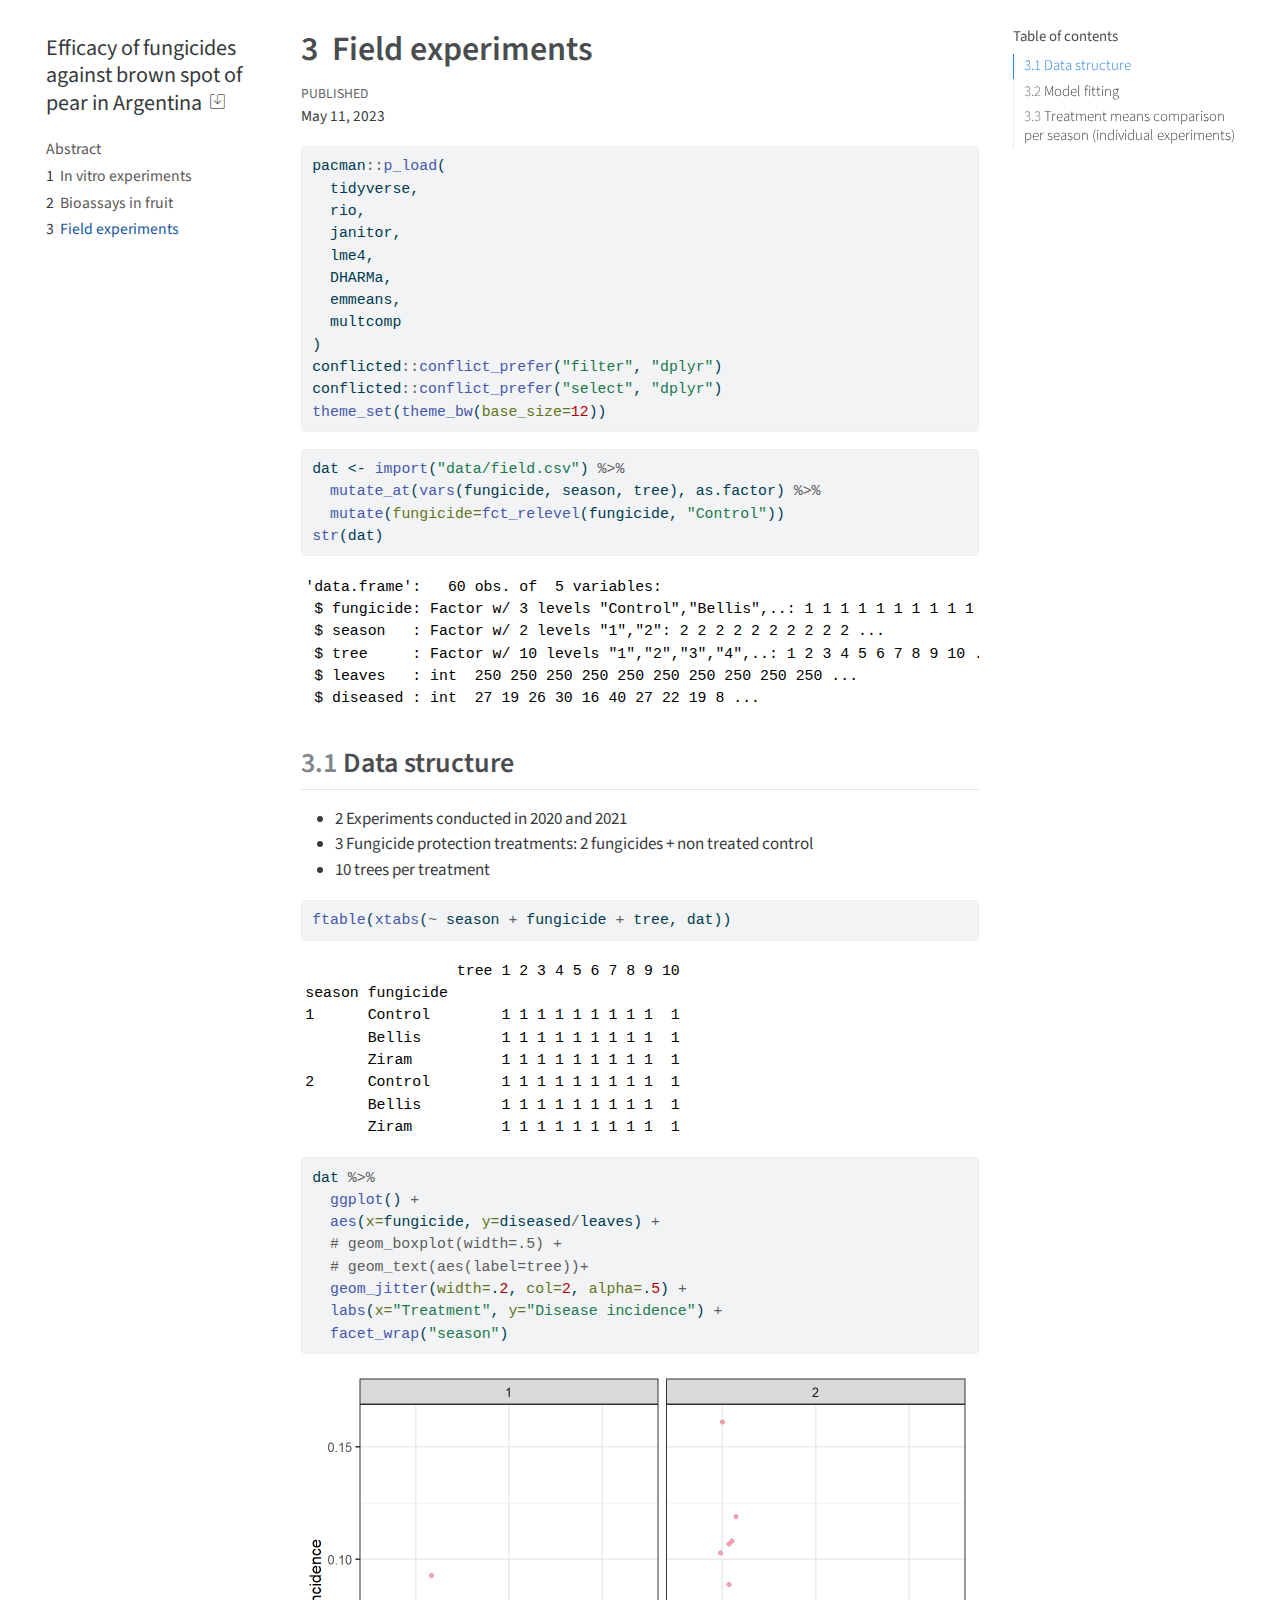
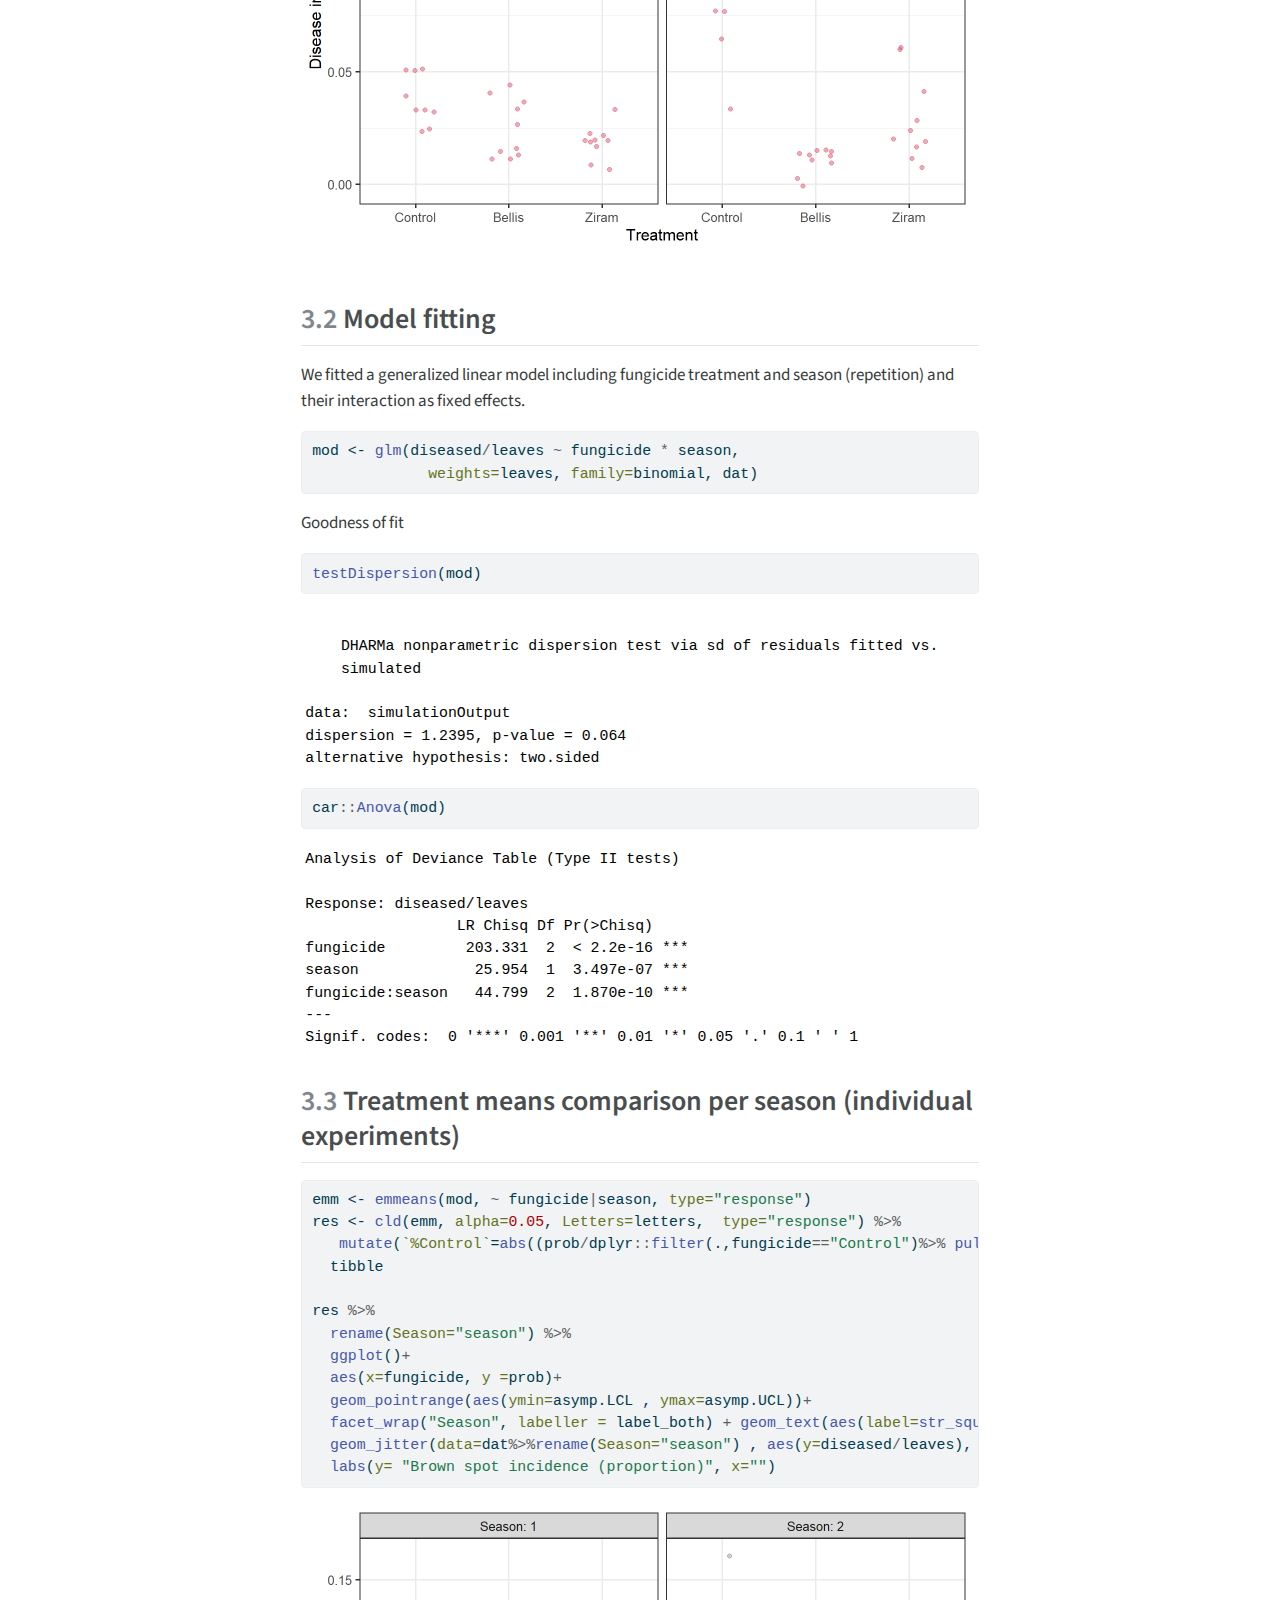
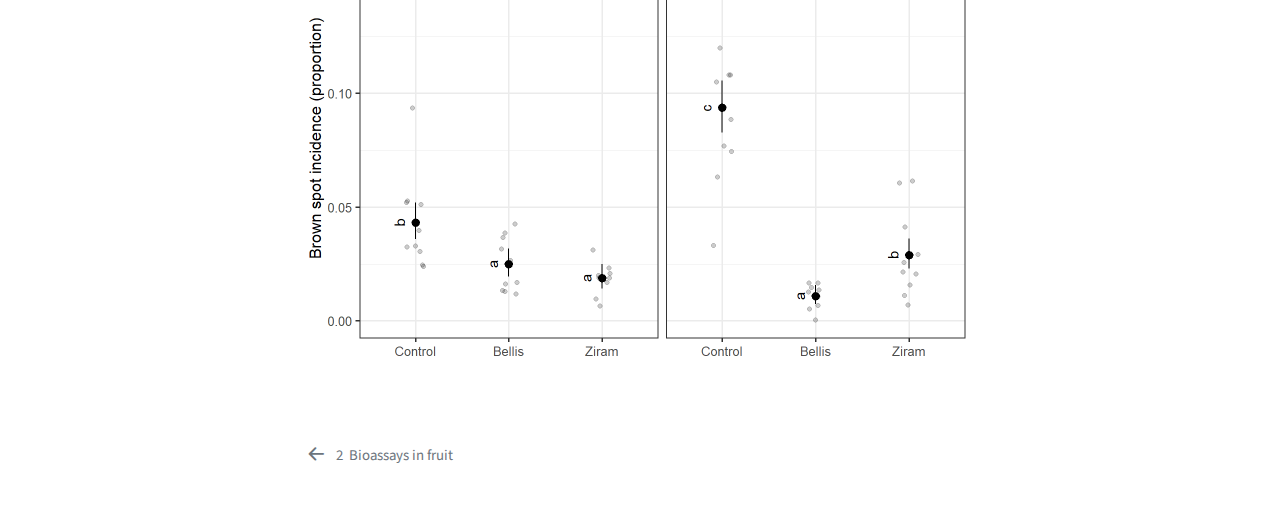
<file: docs/in_field.html>
<!DOCTYPE html>
<html xmlns="http://www.w3.org/1999/xhtml" lang="en" xml:lang="en"><head>

<meta charset="utf-8">
<meta name="generator" content="quarto-1.3.296">

<meta name="viewport" content="width=device-width, initial-scale=1.0, user-scalable=yes">

<meta name="dcterms.date" content="2023-05-11">

<title>Efficacy of fungicides against brown spot of pear in Argentina - 3&nbsp; Field experiments</title>
<style>
code{white-space: pre-wrap;}
span.smallcaps{font-variant: small-caps;}
div.columns{display: flex; gap: min(4vw, 1.5em);}
div.column{flex: auto; overflow-x: auto;}
div.hanging-indent{margin-left: 1.5em; text-indent: -1.5em;}
ul.task-list{list-style: none;}
ul.task-list li input[type="checkbox"] {
  width: 0.8em;
  margin: 0 0.8em 0.2em -1em; /* quarto-specific, see https://github.com/quarto-dev/quarto-cli/issues/4556 */ 
  vertical-align: middle;
}
/* CSS for syntax highlighting */
pre > code.sourceCode { white-space: pre; position: relative; }
pre > code.sourceCode > span { display: inline-block; line-height: 1.25; }
pre > code.sourceCode > span:empty { height: 1.2em; }
.sourceCode { overflow: visible; }
code.sourceCode > span { color: inherit; text-decoration: inherit; }
div.sourceCode { margin: 1em 0; }
pre.sourceCode { margin: 0; }
@media screen {
div.sourceCode { overflow: auto; }
}
@media print {
pre > code.sourceCode { white-space: pre-wrap; }
pre > code.sourceCode > span { text-indent: -5em; padding-left: 5em; }
}
pre.numberSource code
  { counter-reset: source-line 0; }
pre.numberSource code > span
  { position: relative; left: -4em; counter-increment: source-line; }
pre.numberSource code > span > a:first-child::before
  { content: counter(source-line);
    position: relative; left: -1em; text-align: right; vertical-align: baseline;
    border: none; display: inline-block;
    -webkit-touch-callout: none; -webkit-user-select: none;
    -khtml-user-select: none; -moz-user-select: none;
    -ms-user-select: none; user-select: none;
    padding: 0 4px; width: 4em;
  }
pre.numberSource { margin-left: 3em;  padding-left: 4px; }
div.sourceCode
  {   }
@media screen {
pre > code.sourceCode > span > a:first-child::before { text-decoration: underline; }
}
</style>


<script src="site_libs/quarto-nav/quarto-nav.js"></script>
<link href="./bioassay.html" rel="prev">
<script src="site_libs/clipboard/clipboard.min.js"></script>
<script src="site_libs/quarto-html/quarto.js"></script>
<script src="site_libs/quarto-html/popper.min.js"></script>
<script src="site_libs/quarto-html/tippy.umd.min.js"></script>
<script src="site_libs/quarto-html/anchor.min.js"></script>
<link href="site_libs/quarto-html/tippy.css" rel="stylesheet">
<link href="site_libs/quarto-html/quarto-syntax-highlighting.css" rel="stylesheet" id="quarto-text-highlighting-styles">
<script src="site_libs/bootstrap/bootstrap.min.js"></script>
<link href="site_libs/bootstrap/bootstrap-icons.css" rel="stylesheet">
<link href="site_libs/bootstrap/bootstrap.min.css" rel="stylesheet" id="quarto-bootstrap" data-mode="light">
<script id="quarto-search-options" type="application/json">{
  "language": {
    "search-no-results-text": "No results",
    "search-matching-documents-text": "matching documents",
    "search-copy-link-title": "Copy link to search",
    "search-hide-matches-text": "Hide additional matches",
    "search-more-match-text": "more match in this document",
    "search-more-matches-text": "more matches in this document",
    "search-clear-button-title": "Clear",
    "search-detached-cancel-button-title": "Cancel",
    "search-submit-button-title": "Submit"
  }
}</script>


</head>

<body class="nav-sidebar floating">

<div id="quarto-search-results"></div>
  <header id="quarto-header" class="headroom fixed-top">
  <nav class="quarto-secondary-nav">
    <div class="container-fluid d-flex">
      <button type="button" class="quarto-btn-toggle btn" data-bs-toggle="collapse" data-bs-target="#quarto-sidebar,#quarto-sidebar-glass" aria-controls="quarto-sidebar" aria-expanded="false" aria-label="Toggle sidebar navigation" onclick="if (window.quartoToggleHeadroom) { window.quartoToggleHeadroom(); }">
        <i class="bi bi-layout-text-sidebar-reverse"></i>
      </button>
      <nav class="quarto-page-breadcrumbs" aria-label="breadcrumb"><ol class="breadcrumb"><li class="breadcrumb-item"><a href="./in_field.html"><span class="chapter-number">3</span>&nbsp; <span class="chapter-title">Field experiments</span></a></li></ol></nav>
      <a class="flex-grow-1" role="button" data-bs-toggle="collapse" data-bs-target="#quarto-sidebar,#quarto-sidebar-glass" aria-controls="quarto-sidebar" aria-expanded="false" aria-label="Toggle sidebar navigation" onclick="if (window.quartoToggleHeadroom) { window.quartoToggleHeadroom(); }">      
      </a>
    </div>
  </nav>
</header>
<!-- content -->
<div id="quarto-content" class="quarto-container page-columns page-rows-contents page-layout-article">
<!-- sidebar -->
  <nav id="quarto-sidebar" class="sidebar collapse collapse-horizontal sidebar-navigation floating overflow-auto">
    <div class="pt-lg-2 mt-2 text-left sidebar-header">
    <div class="sidebar-title mb-0 py-0">
      <a href="./">Efficacy of fungicides against brown spot of pear in Argentina</a> 
        <div class="sidebar-tools-main">
    <div class="dropdown">
      <a href="" title="" id="quarto-navigation-tool-dropdown-0" class="quarto-navigation-tool dropdown-toggle px-1" data-bs-toggle="dropdown" aria-expanded="false" aria-label=""><i class="bi bi-save"></i></a>
      <ul class="dropdown-menu" aria-labelledby="quarto-navigation-tool-dropdown-0">
          <li>
            <a class="dropdown-item sidebar-tools-main-item" href="./data/mycelial_growth.csv">
            In vitro - mycelial growth
            </a>
          </li>
          <li>
            <a class="dropdown-item sidebar-tools-main-item" href="./data/germination.csv">
            In vitro - conidia germination
            </a>
          </li>
          <li>
            <a class="dropdown-item sidebar-tools-main-item" href="./data/bioassay_data.csv">
            Bioassays
            </a>
          </li>
          <li>
            <a class="dropdown-item sidebar-tools-main-item" href="./data/field.csv">
            In field
            </a>
          </li>
      </ul>
    </div>
</div>
    </div>
      </div>
    <div class="sidebar-menu-container"> 
    <ul class="list-unstyled mt-1">
        <li class="sidebar-item">
  <div class="sidebar-item-container"> 
  <a href="./index.html" class="sidebar-item-text sidebar-link">
 <span class="menu-text">Abstract</span></a>
  </div>
</li>
        <li class="sidebar-item">
  <div class="sidebar-item-container"> 
  <a href="./in_vitro.html" class="sidebar-item-text sidebar-link">
 <span class="menu-text"><span class="chapter-number">1</span>&nbsp; <span class="chapter-title">In vitro experiments</span></span></a>
  </div>
</li>
        <li class="sidebar-item">
  <div class="sidebar-item-container"> 
  <a href="./bioassay.html" class="sidebar-item-text sidebar-link">
 <span class="menu-text"><span class="chapter-number">2</span>&nbsp; <span class="chapter-title">Bioassays in fruit</span></span></a>
  </div>
</li>
        <li class="sidebar-item">
  <div class="sidebar-item-container"> 
  <a href="./in_field.html" class="sidebar-item-text sidebar-link active">
 <span class="menu-text"><span class="chapter-number">3</span>&nbsp; <span class="chapter-title">Field experiments</span></span></a>
  </div>
</li>
    </ul>
    </div>
</nav>
<div id="quarto-sidebar-glass" data-bs-toggle="collapse" data-bs-target="#quarto-sidebar,#quarto-sidebar-glass"></div>
<!-- margin-sidebar -->
    <div id="quarto-margin-sidebar" class="sidebar margin-sidebar">
        <nav id="TOC" role="doc-toc" class="toc-active">
    <h2 id="toc-title">Table of contents</h2>
   
  <ul>
  <li><a href="#data-structure" id="toc-data-structure" class="nav-link active" data-scroll-target="#data-structure"><span class="header-section-number">3.1</span> Data structure</a></li>
  <li><a href="#model-fitting" id="toc-model-fitting" class="nav-link" data-scroll-target="#model-fitting"><span class="header-section-number">3.2</span> Model fitting</a></li>
  <li><a href="#treatment-means-comparison-per-season-individual-experiments" id="toc-treatment-means-comparison-per-season-individual-experiments" class="nav-link" data-scroll-target="#treatment-means-comparison-per-season-individual-experiments"><span class="header-section-number">3.3</span> Treatment means comparison per season (individual experiments)</a></li>
  </ul>
</nav>
    </div>
<!-- main -->
<main class="content" id="quarto-document-content">

<header id="title-block-header" class="quarto-title-block default">
<div class="quarto-title">
<h1 class="title"><span class="chapter-number">3</span>&nbsp; <span class="chapter-title">Field experiments</span></h1>
</div>



<div class="quarto-title-meta">

    
    <div>
    <div class="quarto-title-meta-heading">Published</div>
    <div class="quarto-title-meta-contents">
      <p class="date">May 11, 2023</p>
    </div>
  </div>
  
    
  </div>
  

</header>

<div class="cell">
<div class="sourceCode cell-code" id="cb1"><pre class="sourceCode r code-with-copy"><code class="sourceCode r"><span id="cb1-1"><a href="#cb1-1" aria-hidden="true" tabindex="-1"></a>pacman<span class="sc">::</span><span class="fu">p_load</span>(</span>
<span id="cb1-2"><a href="#cb1-2" aria-hidden="true" tabindex="-1"></a>  tidyverse, </span>
<span id="cb1-3"><a href="#cb1-3" aria-hidden="true" tabindex="-1"></a>  rio, </span>
<span id="cb1-4"><a href="#cb1-4" aria-hidden="true" tabindex="-1"></a>  janitor, </span>
<span id="cb1-5"><a href="#cb1-5" aria-hidden="true" tabindex="-1"></a>  lme4, </span>
<span id="cb1-6"><a href="#cb1-6" aria-hidden="true" tabindex="-1"></a>  DHARMa, </span>
<span id="cb1-7"><a href="#cb1-7" aria-hidden="true" tabindex="-1"></a>  emmeans, </span>
<span id="cb1-8"><a href="#cb1-8" aria-hidden="true" tabindex="-1"></a>  multcomp</span>
<span id="cb1-9"><a href="#cb1-9" aria-hidden="true" tabindex="-1"></a>)</span>
<span id="cb1-10"><a href="#cb1-10" aria-hidden="true" tabindex="-1"></a>conflicted<span class="sc">::</span><span class="fu">conflict_prefer</span>(<span class="st">"filter"</span>, <span class="st">"dplyr"</span>)</span>
<span id="cb1-11"><a href="#cb1-11" aria-hidden="true" tabindex="-1"></a>conflicted<span class="sc">::</span><span class="fu">conflict_prefer</span>(<span class="st">"select"</span>, <span class="st">"dplyr"</span>)</span>
<span id="cb1-12"><a href="#cb1-12" aria-hidden="true" tabindex="-1"></a><span class="fu">theme_set</span>(<span class="fu">theme_bw</span>(<span class="at">base_size=</span><span class="dv">12</span>))</span></code><button title="Copy to Clipboard" class="code-copy-button"><i class="bi"></i></button></pre></div>
</div>
<div class="cell">
<div class="sourceCode cell-code" id="cb2"><pre class="sourceCode r code-with-copy"><code class="sourceCode r"><span id="cb2-1"><a href="#cb2-1" aria-hidden="true" tabindex="-1"></a>dat <span class="ot">&lt;-</span> <span class="fu">import</span>(<span class="st">"data/field.csv"</span>) <span class="sc">%&gt;%</span> </span>
<span id="cb2-2"><a href="#cb2-2" aria-hidden="true" tabindex="-1"></a>  <span class="fu">mutate_at</span>(<span class="fu">vars</span>(fungicide, season, tree), as.factor) <span class="sc">%&gt;%</span> </span>
<span id="cb2-3"><a href="#cb2-3" aria-hidden="true" tabindex="-1"></a>  <span class="fu">mutate</span>(<span class="at">fungicide=</span><span class="fu">fct_relevel</span>(fungicide, <span class="st">"Control"</span>))</span>
<span id="cb2-4"><a href="#cb2-4" aria-hidden="true" tabindex="-1"></a><span class="fu">str</span>(dat)</span></code><button title="Copy to Clipboard" class="code-copy-button"><i class="bi"></i></button></pre></div>
<div class="cell-output cell-output-stdout">
<pre><code>'data.frame':   60 obs. of  5 variables:
 $ fungicide: Factor w/ 3 levels "Control","Bellis",..: 1 1 1 1 1 1 1 1 1 1 ...
 $ season   : Factor w/ 2 levels "1","2": 2 2 2 2 2 2 2 2 2 2 ...
 $ tree     : Factor w/ 10 levels "1","2","3","4",..: 1 2 3 4 5 6 7 8 9 10 ...
 $ leaves   : int  250 250 250 250 250 250 250 250 250 250 ...
 $ diseased : int  27 19 26 30 16 40 27 22 19 8 ...</code></pre>
</div>
</div>
<section id="data-structure" class="level2" data-number="3.1">
<h2 data-number="3.1" class="anchored" data-anchor-id="data-structure"><span class="header-section-number">3.1</span> Data structure</h2>
<ul>
<li>2 Experiments conducted in 2020 and 2021</li>
<li>3 Fungicide protection treatments: 2 fungicides + non treated control</li>
<li>10 trees per treatment</li>
</ul>
<div class="cell">
<div class="sourceCode cell-code" id="cb4"><pre class="sourceCode r code-with-copy"><code class="sourceCode r"><span id="cb4-1"><a href="#cb4-1" aria-hidden="true" tabindex="-1"></a><span class="fu">ftable</span>(<span class="fu">xtabs</span>(<span class="sc">~</span> season <span class="sc">+</span> fungicide <span class="sc">+</span> tree, dat))</span></code><button title="Copy to Clipboard" class="code-copy-button"><i class="bi"></i></button></pre></div>
<div class="cell-output cell-output-stdout">
<pre><code>                 tree 1 2 3 4 5 6 7 8 9 10
season fungicide                          
1      Control        1 1 1 1 1 1 1 1 1  1
       Bellis         1 1 1 1 1 1 1 1 1  1
       Ziram          1 1 1 1 1 1 1 1 1  1
2      Control        1 1 1 1 1 1 1 1 1  1
       Bellis         1 1 1 1 1 1 1 1 1  1
       Ziram          1 1 1 1 1 1 1 1 1  1</code></pre>
</div>
</div>
<div class="cell">
<div class="sourceCode cell-code" id="cb6"><pre class="sourceCode r code-with-copy"><code class="sourceCode r"><span id="cb6-1"><a href="#cb6-1" aria-hidden="true" tabindex="-1"></a>dat <span class="sc">%&gt;%</span> </span>
<span id="cb6-2"><a href="#cb6-2" aria-hidden="true" tabindex="-1"></a>  <span class="fu">ggplot</span>() <span class="sc">+</span> </span>
<span id="cb6-3"><a href="#cb6-3" aria-hidden="true" tabindex="-1"></a>  <span class="fu">aes</span>(<span class="at">x=</span>fungicide, <span class="at">y=</span>diseased<span class="sc">/</span>leaves) <span class="sc">+</span> </span>
<span id="cb6-4"><a href="#cb6-4" aria-hidden="true" tabindex="-1"></a>  <span class="co"># geom_boxplot(width=.5) + </span></span>
<span id="cb6-5"><a href="#cb6-5" aria-hidden="true" tabindex="-1"></a>  <span class="co"># geom_text(aes(label=tree))+</span></span>
<span id="cb6-6"><a href="#cb6-6" aria-hidden="true" tabindex="-1"></a>  <span class="fu">geom_jitter</span>(<span class="at">width=</span>.<span class="dv">2</span>, <span class="at">col=</span><span class="dv">2</span>, <span class="at">alpha=</span>.<span class="dv">5</span>) <span class="sc">+</span> </span>
<span id="cb6-7"><a href="#cb6-7" aria-hidden="true" tabindex="-1"></a>  <span class="fu">labs</span>(<span class="at">x=</span><span class="st">"Treatment"</span>, <span class="at">y=</span><span class="st">"Disease incidence"</span>) <span class="sc">+</span> </span>
<span id="cb6-8"><a href="#cb6-8" aria-hidden="true" tabindex="-1"></a>  <span class="fu">facet_wrap</span>(<span class="st">"season"</span>)</span></code><button title="Copy to Clipboard" class="code-copy-button"><i class="bi"></i></button></pre></div>
<div class="cell-output-display">
<p><img src="in_field_files/figure-html/unnamed-chunk-4-1.png" class="quarto-discovered-preview-image img-fluid" width="672"></p>
</div>
</div>
</section>
<section id="model-fitting" class="level2" data-number="3.2">
<h2 data-number="3.2" class="anchored" data-anchor-id="model-fitting"><span class="header-section-number">3.2</span> Model fitting</h2>
<p>We fitted a generalized linear model including fungicide treatment and season (repetition) and their interaction as fixed effects.</p>
<div class="cell">
<div class="sourceCode cell-code" id="cb7"><pre class="sourceCode r code-with-copy"><code class="sourceCode r"><span id="cb7-1"><a href="#cb7-1" aria-hidden="true" tabindex="-1"></a>mod <span class="ot">&lt;-</span> <span class="fu">glm</span>(diseased<span class="sc">/</span>leaves <span class="sc">~</span> fungicide <span class="sc">*</span> season,</span>
<span id="cb7-2"><a href="#cb7-2" aria-hidden="true" tabindex="-1"></a>             <span class="at">weights=</span>leaves, <span class="at">family=</span>binomial, dat)</span></code><button title="Copy to Clipboard" class="code-copy-button"><i class="bi"></i></button></pre></div>
</div>
<p>Goodness of fit</p>
<div class="cell">
<div class="sourceCode cell-code" id="cb8"><pre class="sourceCode r code-with-copy"><code class="sourceCode r"><span id="cb8-1"><a href="#cb8-1" aria-hidden="true" tabindex="-1"></a><span class="fu">testDispersion</span>(mod)</span></code><button title="Copy to Clipboard" class="code-copy-button"><i class="bi"></i></button></pre></div>
<div class="cell-output cell-output-stdout">
<pre><code>
    DHARMa nonparametric dispersion test via sd of residuals fitted vs.
    simulated

data:  simulationOutput
dispersion = 1.2395, p-value = 0.064
alternative hypothesis: two.sided</code></pre>
</div>
</div>
<div class="cell">
<div class="sourceCode cell-code" id="cb10"><pre class="sourceCode r code-with-copy"><code class="sourceCode r"><span id="cb10-1"><a href="#cb10-1" aria-hidden="true" tabindex="-1"></a>car<span class="sc">::</span><span class="fu">Anova</span>(mod)</span></code><button title="Copy to Clipboard" class="code-copy-button"><i class="bi"></i></button></pre></div>
<div class="cell-output cell-output-stdout">
<pre><code>Analysis of Deviance Table (Type II tests)

Response: diseased/leaves
                 LR Chisq Df Pr(&gt;Chisq)    
fungicide         203.331  2  &lt; 2.2e-16 ***
season             25.954  1  3.497e-07 ***
fungicide:season   44.799  2  1.870e-10 ***
---
Signif. codes:  0 '***' 0.001 '**' 0.01 '*' 0.05 '.' 0.1 ' ' 1</code></pre>
</div>
</div>
</section>
<section id="treatment-means-comparison-per-season-individual-experiments" class="level2" data-number="3.3">
<h2 data-number="3.3" class="anchored" data-anchor-id="treatment-means-comparison-per-season-individual-experiments"><span class="header-section-number">3.3</span> Treatment means comparison per season (individual experiments)</h2>
<div class="cell">
<div class="sourceCode cell-code" id="cb12"><pre class="sourceCode r code-with-copy"><code class="sourceCode r"><span id="cb12-1"><a href="#cb12-1" aria-hidden="true" tabindex="-1"></a>emm <span class="ot">&lt;-</span> <span class="fu">emmeans</span>(mod, <span class="sc">~</span> fungicide<span class="sc">|</span>season, <span class="at">type=</span><span class="st">"response"</span>) </span>
<span id="cb12-2"><a href="#cb12-2" aria-hidden="true" tabindex="-1"></a>res <span class="ot">&lt;-</span> <span class="fu">cld</span>(emm, <span class="at">alpha=</span><span class="fl">0.05</span>, <span class="at">Letters=</span>letters,  <span class="at">type=</span><span class="st">"response"</span>) <span class="sc">%&gt;%</span> </span>
<span id="cb12-3"><a href="#cb12-3" aria-hidden="true" tabindex="-1"></a>   <span class="fu">mutate</span>(<span class="st">`</span><span class="at">%Control</span><span class="st">`</span><span class="ot">=</span><span class="fu">abs</span>((prob<span class="sc">/</span>dplyr<span class="sc">::</span><span class="fu">filter</span>(.,fungicide<span class="sc">==</span><span class="st">"Control"</span>)<span class="sc">%&gt;%</span> <span class="fu">pull</span>(prob)<span class="sc">-</span><span class="dv">1</span>)<span class="sc">*</span><span class="dv">100</span>)) <span class="sc">%&gt;%</span> </span>
<span id="cb12-4"><a href="#cb12-4" aria-hidden="true" tabindex="-1"></a>  tibble</span>
<span id="cb12-5"><a href="#cb12-5" aria-hidden="true" tabindex="-1"></a></span>
<span id="cb12-6"><a href="#cb12-6" aria-hidden="true" tabindex="-1"></a>res <span class="sc">%&gt;%</span> </span>
<span id="cb12-7"><a href="#cb12-7" aria-hidden="true" tabindex="-1"></a>  <span class="fu">rename</span>(<span class="at">Season=</span><span class="st">"season"</span>) <span class="sc">%&gt;%</span> </span>
<span id="cb12-8"><a href="#cb12-8" aria-hidden="true" tabindex="-1"></a>  <span class="fu">ggplot</span>()<span class="sc">+</span></span>
<span id="cb12-9"><a href="#cb12-9" aria-hidden="true" tabindex="-1"></a>  <span class="fu">aes</span>(<span class="at">x=</span>fungicide, <span class="at">y =</span>prob)<span class="sc">+</span></span>
<span id="cb12-10"><a href="#cb12-10" aria-hidden="true" tabindex="-1"></a>  <span class="fu">geom_pointrange</span>(<span class="fu">aes</span>(<span class="at">ymin=</span>asymp.LCL , <span class="at">ymax=</span>asymp.UCL))<span class="sc">+</span></span>
<span id="cb12-11"><a href="#cb12-11" aria-hidden="true" tabindex="-1"></a>  <span class="fu">facet_wrap</span>(<span class="st">"Season"</span>, <span class="at">labeller =</span> label_both) <span class="sc">+</span> <span class="fu">geom_text</span>(<span class="fu">aes</span>(<span class="at">label=</span><span class="fu">str_squish</span>(.group)), <span class="at">angle=</span><span class="dv">90</span>, <span class="at">vjust=</span><span class="sc">-</span><span class="dv">1</span>, <span class="at">hjust=</span>.<span class="dv">5</span>, ) <span class="sc">+</span> </span>
<span id="cb12-12"><a href="#cb12-12" aria-hidden="true" tabindex="-1"></a>  <span class="fu">geom_jitter</span>(<span class="at">data=</span>dat<span class="sc">%&gt;%</span><span class="fu">rename</span>(<span class="at">Season=</span><span class="st">"season"</span>) , <span class="fu">aes</span>(<span class="at">y=</span>diseased<span class="sc">/</span>leaves), <span class="at">alpha=</span>.<span class="dv">2</span>, <span class="at">width=</span>.<span class="dv">1</span>) <span class="sc">+</span> </span>
<span id="cb12-13"><a href="#cb12-13" aria-hidden="true" tabindex="-1"></a>  <span class="fu">labs</span>(<span class="at">y=</span> <span class="st">"Brown spot incidence (proportion)"</span>, <span class="at">x=</span><span class="st">""</span>)</span></code><button title="Copy to Clipboard" class="code-copy-button"><i class="bi"></i></button></pre></div>
<div class="cell-output-display">
<p><img src="in_field_files/figure-html/unnamed-chunk-8-1.png" class="img-fluid" width="672"></p>
</div>
</div>


</section>

</main> <!-- /main -->
<script id="quarto-html-after-body" type="application/javascript">
window.document.addEventListener("DOMContentLoaded", function (event) {
  const toggleBodyColorMode = (bsSheetEl) => {
    const mode = bsSheetEl.getAttribute("data-mode");
    const bodyEl = window.document.querySelector("body");
    if (mode === "dark") {
      bodyEl.classList.add("quarto-dark");
      bodyEl.classList.remove("quarto-light");
    } else {
      bodyEl.classList.add("quarto-light");
      bodyEl.classList.remove("quarto-dark");
    }
  }
  const toggleBodyColorPrimary = () => {
    const bsSheetEl = window.document.querySelector("link#quarto-bootstrap");
    if (bsSheetEl) {
      toggleBodyColorMode(bsSheetEl);
    }
  }
  toggleBodyColorPrimary();  
  const icon = "";
  const anchorJS = new window.AnchorJS();
  anchorJS.options = {
    placement: 'right',
    icon: icon
  };
  anchorJS.add('.anchored');
  const isCodeAnnotation = (el) => {
    for (const clz of el.classList) {
      if (clz.startsWith('code-annotation-')) {                     
        return true;
      }
    }
    return false;
  }
  const clipboard = new window.ClipboardJS('.code-copy-button', {
    text: function(trigger) {
      const codeEl = trigger.previousElementSibling.cloneNode(true);
      for (const childEl of codeEl.children) {
        if (isCodeAnnotation(childEl)) {
          childEl.remove();
        }
      }
      return codeEl.innerText;
    }
  });
  clipboard.on('success', function(e) {
    // button target
    const button = e.trigger;
    // don't keep focus
    button.blur();
    // flash "checked"
    button.classList.add('code-copy-button-checked');
    var currentTitle = button.getAttribute("title");
    button.setAttribute("title", "Copied!");
    let tooltip;
    if (window.bootstrap) {
      button.setAttribute("data-bs-toggle", "tooltip");
      button.setAttribute("data-bs-placement", "left");
      button.setAttribute("data-bs-title", "Copied!");
      tooltip = new bootstrap.Tooltip(button, 
        { trigger: "manual", 
          customClass: "code-copy-button-tooltip",
          offset: [0, -8]});
      tooltip.show();    
    }
    setTimeout(function() {
      if (tooltip) {
        tooltip.hide();
        button.removeAttribute("data-bs-title");
        button.removeAttribute("data-bs-toggle");
        button.removeAttribute("data-bs-placement");
      }
      button.setAttribute("title", currentTitle);
      button.classList.remove('code-copy-button-checked');
    }, 1000);
    // clear code selection
    e.clearSelection();
  });
  function tippyHover(el, contentFn) {
    const config = {
      allowHTML: true,
      content: contentFn,
      maxWidth: 500,
      delay: 100,
      arrow: false,
      appendTo: function(el) {
          return el.parentElement;
      },
      interactive: true,
      interactiveBorder: 10,
      theme: 'quarto',
      placement: 'bottom-start'
    };
    window.tippy(el, config); 
  }
  const noterefs = window.document.querySelectorAll('a[role="doc-noteref"]');
  for (var i=0; i<noterefs.length; i++) {
    const ref = noterefs[i];
    tippyHover(ref, function() {
      // use id or data attribute instead here
      let href = ref.getAttribute('data-footnote-href') || ref.getAttribute('href');
      try { href = new URL(href).hash; } catch {}
      const id = href.replace(/^#\/?/, "");
      const note = window.document.getElementById(id);
      return note.innerHTML;
    });
  }
      let selectedAnnoteEl;
      const selectorForAnnotation = ( cell, annotation) => {
        let cellAttr = 'data-code-cell="' + cell + '"';
        let lineAttr = 'data-code-annotation="' +  annotation + '"';
        const selector = 'span[' + cellAttr + '][' + lineAttr + ']';
        return selector;
      }
      const selectCodeLines = (annoteEl) => {
        const doc = window.document;
        const targetCell = annoteEl.getAttribute("data-target-cell");
        const targetAnnotation = annoteEl.getAttribute("data-target-annotation");
        const annoteSpan = window.document.querySelector(selectorForAnnotation(targetCell, targetAnnotation));
        const lines = annoteSpan.getAttribute("data-code-lines").split(",");
        const lineIds = lines.map((line) => {
          return targetCell + "-" + line;
        })
        let top = null;
        let height = null;
        let parent = null;
        if (lineIds.length > 0) {
            //compute the position of the single el (top and bottom and make a div)
            const el = window.document.getElementById(lineIds[0]);
            top = el.offsetTop;
            height = el.offsetHeight;
            parent = el.parentElement.parentElement;
          if (lineIds.length > 1) {
            const lastEl = window.document.getElementById(lineIds[lineIds.length - 1]);
            const bottom = lastEl.offsetTop + lastEl.offsetHeight;
            height = bottom - top;
          }
          if (top !== null && height !== null && parent !== null) {
            // cook up a div (if necessary) and position it 
            let div = window.document.getElementById("code-annotation-line-highlight");
            if (div === null) {
              div = window.document.createElement("div");
              div.setAttribute("id", "code-annotation-line-highlight");
              div.style.position = 'absolute';
              parent.appendChild(div);
            }
            div.style.top = top - 2 + "px";
            div.style.height = height + 4 + "px";
            let gutterDiv = window.document.getElementById("code-annotation-line-highlight-gutter");
            if (gutterDiv === null) {
              gutterDiv = window.document.createElement("div");
              gutterDiv.setAttribute("id", "code-annotation-line-highlight-gutter");
              gutterDiv.style.position = 'absolute';
              const codeCell = window.document.getElementById(targetCell);
              const gutter = codeCell.querySelector('.code-annotation-gutter');
              gutter.appendChild(gutterDiv);
            }
            gutterDiv.style.top = top - 2 + "px";
            gutterDiv.style.height = height + 4 + "px";
          }
          selectedAnnoteEl = annoteEl;
        }
      };
      const unselectCodeLines = () => {
        const elementsIds = ["code-annotation-line-highlight", "code-annotation-line-highlight-gutter"];
        elementsIds.forEach((elId) => {
          const div = window.document.getElementById(elId);
          if (div) {
            div.remove();
          }
        });
        selectedAnnoteEl = undefined;
      };
      // Attach click handler to the DT
      const annoteDls = window.document.querySelectorAll('dt[data-target-cell]');
      for (const annoteDlNode of annoteDls) {
        annoteDlNode.addEventListener('click', (event) => {
          const clickedEl = event.target;
          if (clickedEl !== selectedAnnoteEl) {
            unselectCodeLines();
            const activeEl = window.document.querySelector('dt[data-target-cell].code-annotation-active');
            if (activeEl) {
              activeEl.classList.remove('code-annotation-active');
            }
            selectCodeLines(clickedEl);
            clickedEl.classList.add('code-annotation-active');
          } else {
            // Unselect the line
            unselectCodeLines();
            clickedEl.classList.remove('code-annotation-active');
          }
        });
      }
  const findCites = (el) => {
    const parentEl = el.parentElement;
    if (parentEl) {
      const cites = parentEl.dataset.cites;
      if (cites) {
        return {
          el,
          cites: cites.split(' ')
        };
      } else {
        return findCites(el.parentElement)
      }
    } else {
      return undefined;
    }
  };
  var bibliorefs = window.document.querySelectorAll('a[role="doc-biblioref"]');
  for (var i=0; i<bibliorefs.length; i++) {
    const ref = bibliorefs[i];
    const citeInfo = findCites(ref);
    if (citeInfo) {
      tippyHover(citeInfo.el, function() {
        var popup = window.document.createElement('div');
        citeInfo.cites.forEach(function(cite) {
          var citeDiv = window.document.createElement('div');
          citeDiv.classList.add('hanging-indent');
          citeDiv.classList.add('csl-entry');
          var biblioDiv = window.document.getElementById('ref-' + cite);
          if (biblioDiv) {
            citeDiv.innerHTML = biblioDiv.innerHTML;
          }
          popup.appendChild(citeDiv);
        });
        return popup.innerHTML;
      });
    }
  }
});
</script>
<nav class="page-navigation">
  <div class="nav-page nav-page-previous">
      <a href="./bioassay.html" class="pagination-link">
        <i class="bi bi-arrow-left-short"></i> <span class="nav-page-text"><span class="chapter-number">2</span>&nbsp; <span class="chapter-title">Bioassays in fruit</span></span>
      </a>          
  </div>
  <div class="nav-page nav-page-next">
  </div>
</nav>
</div> <!-- /content -->



</body></html>
</file>
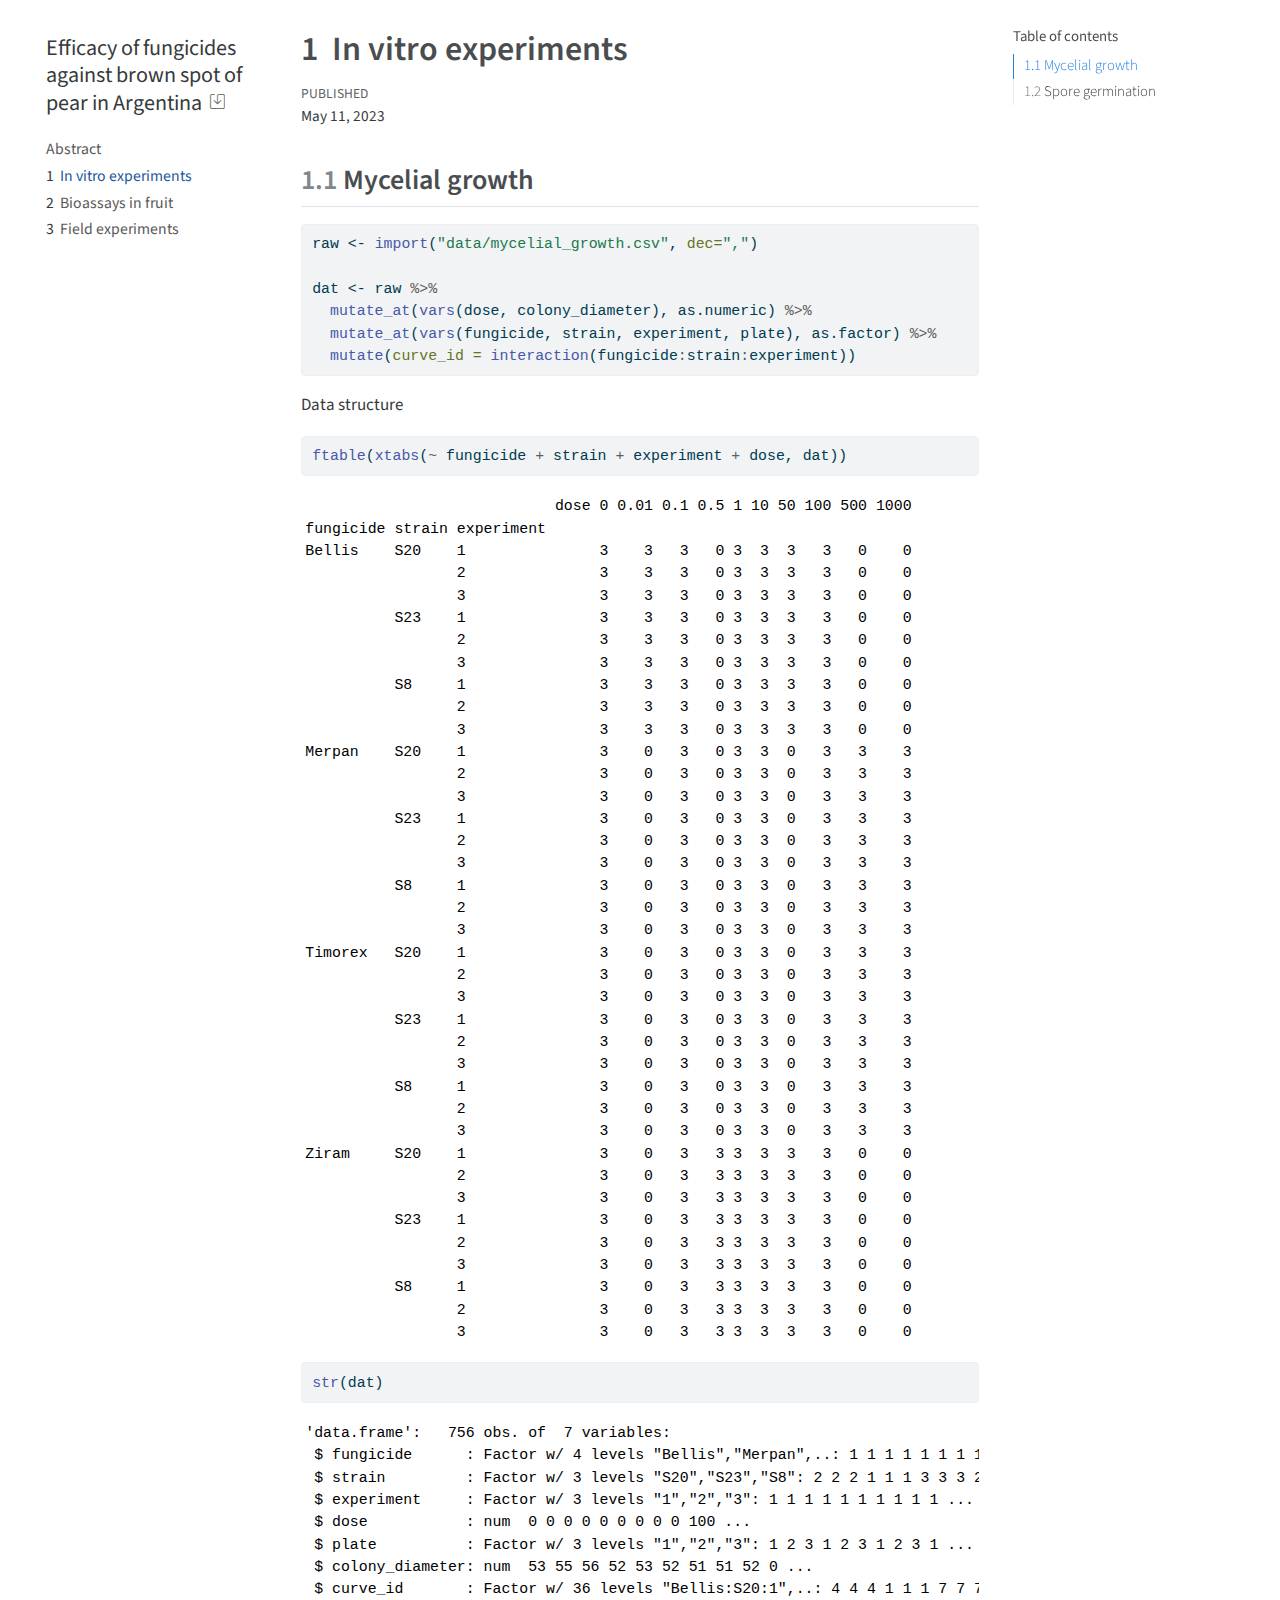
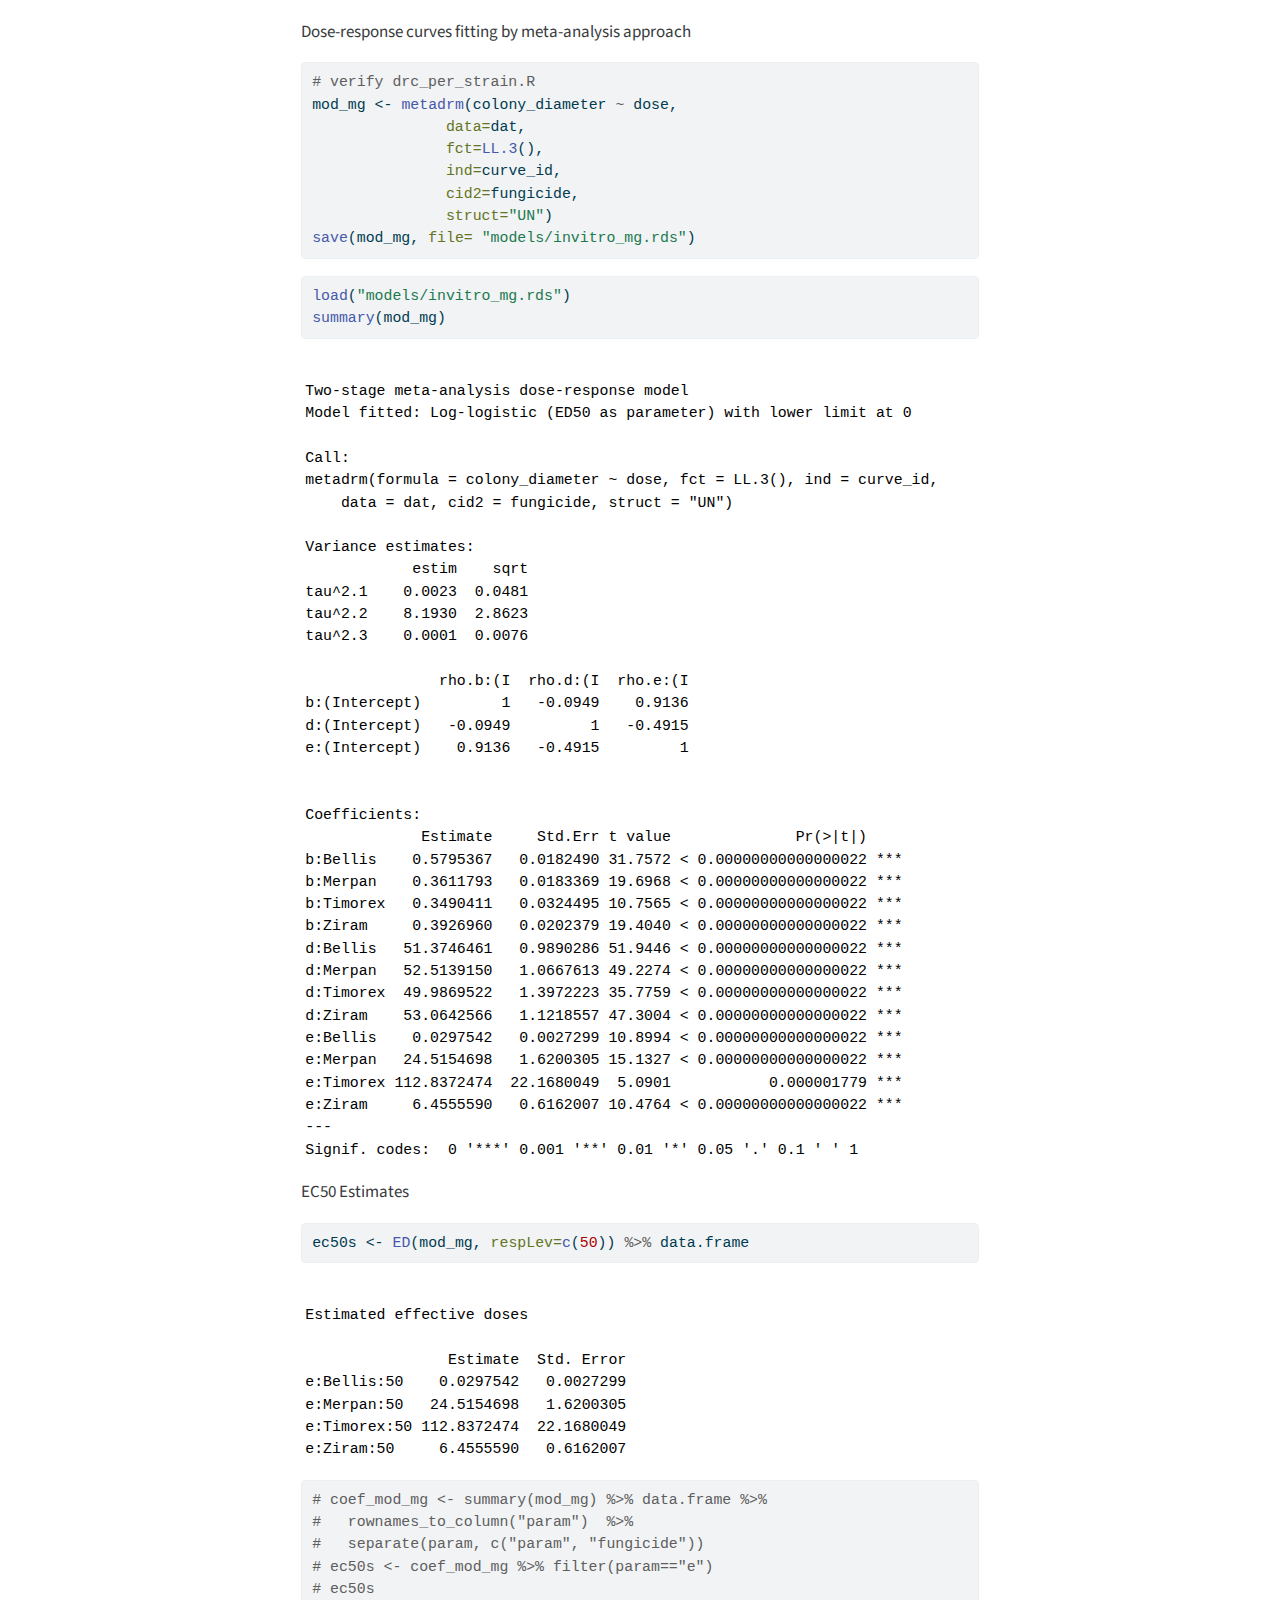
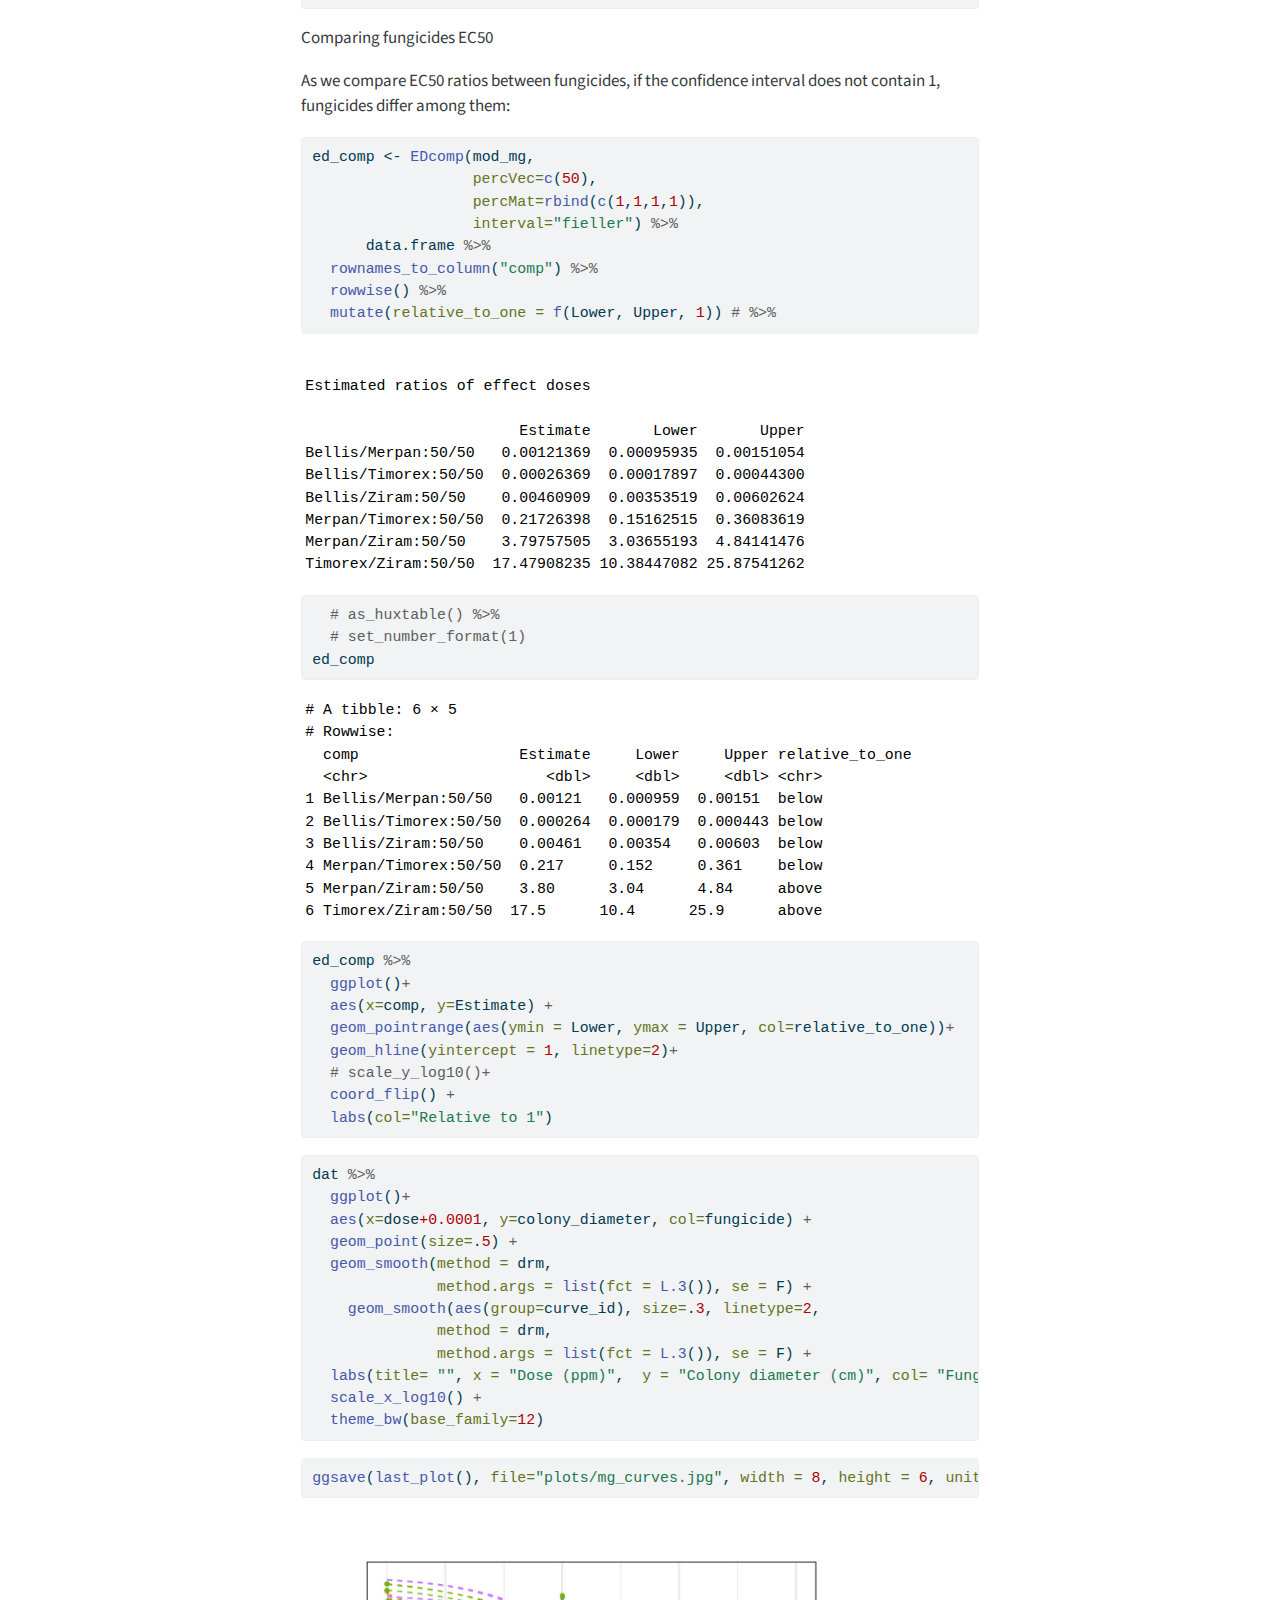
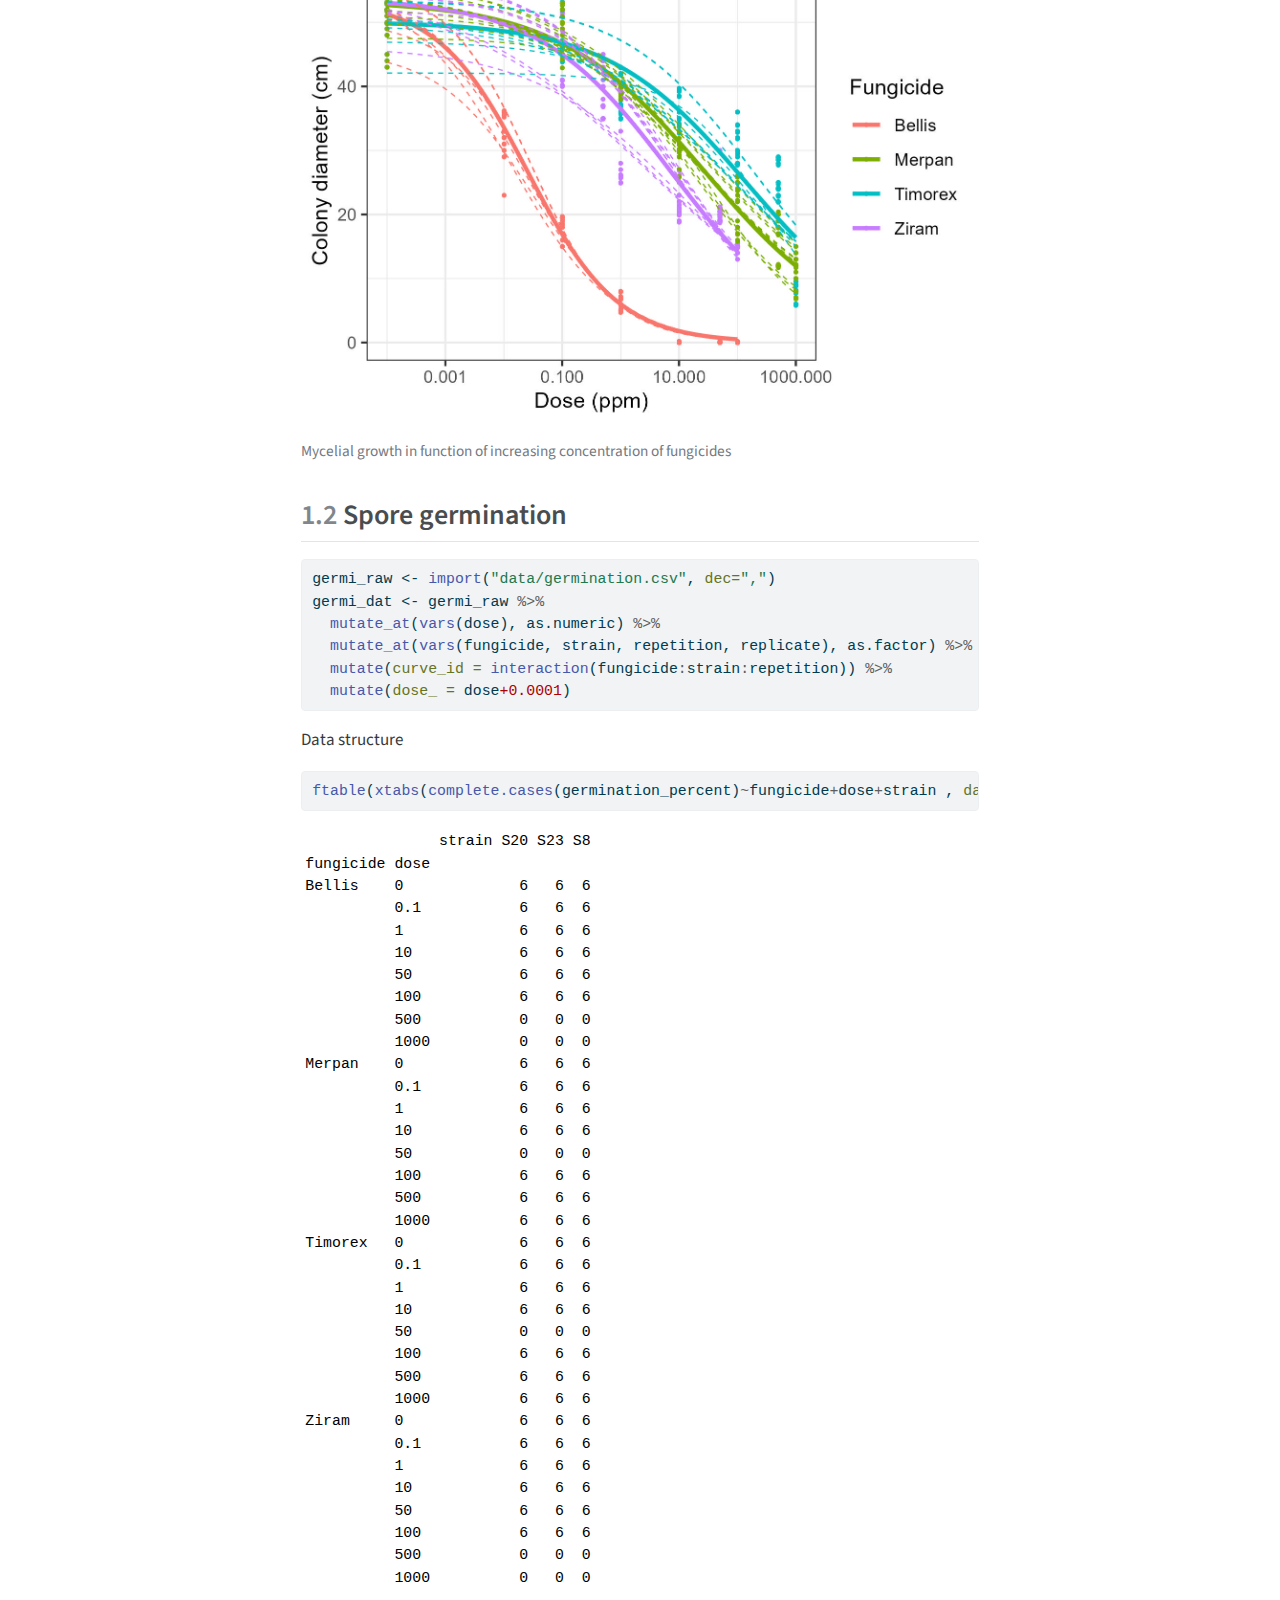
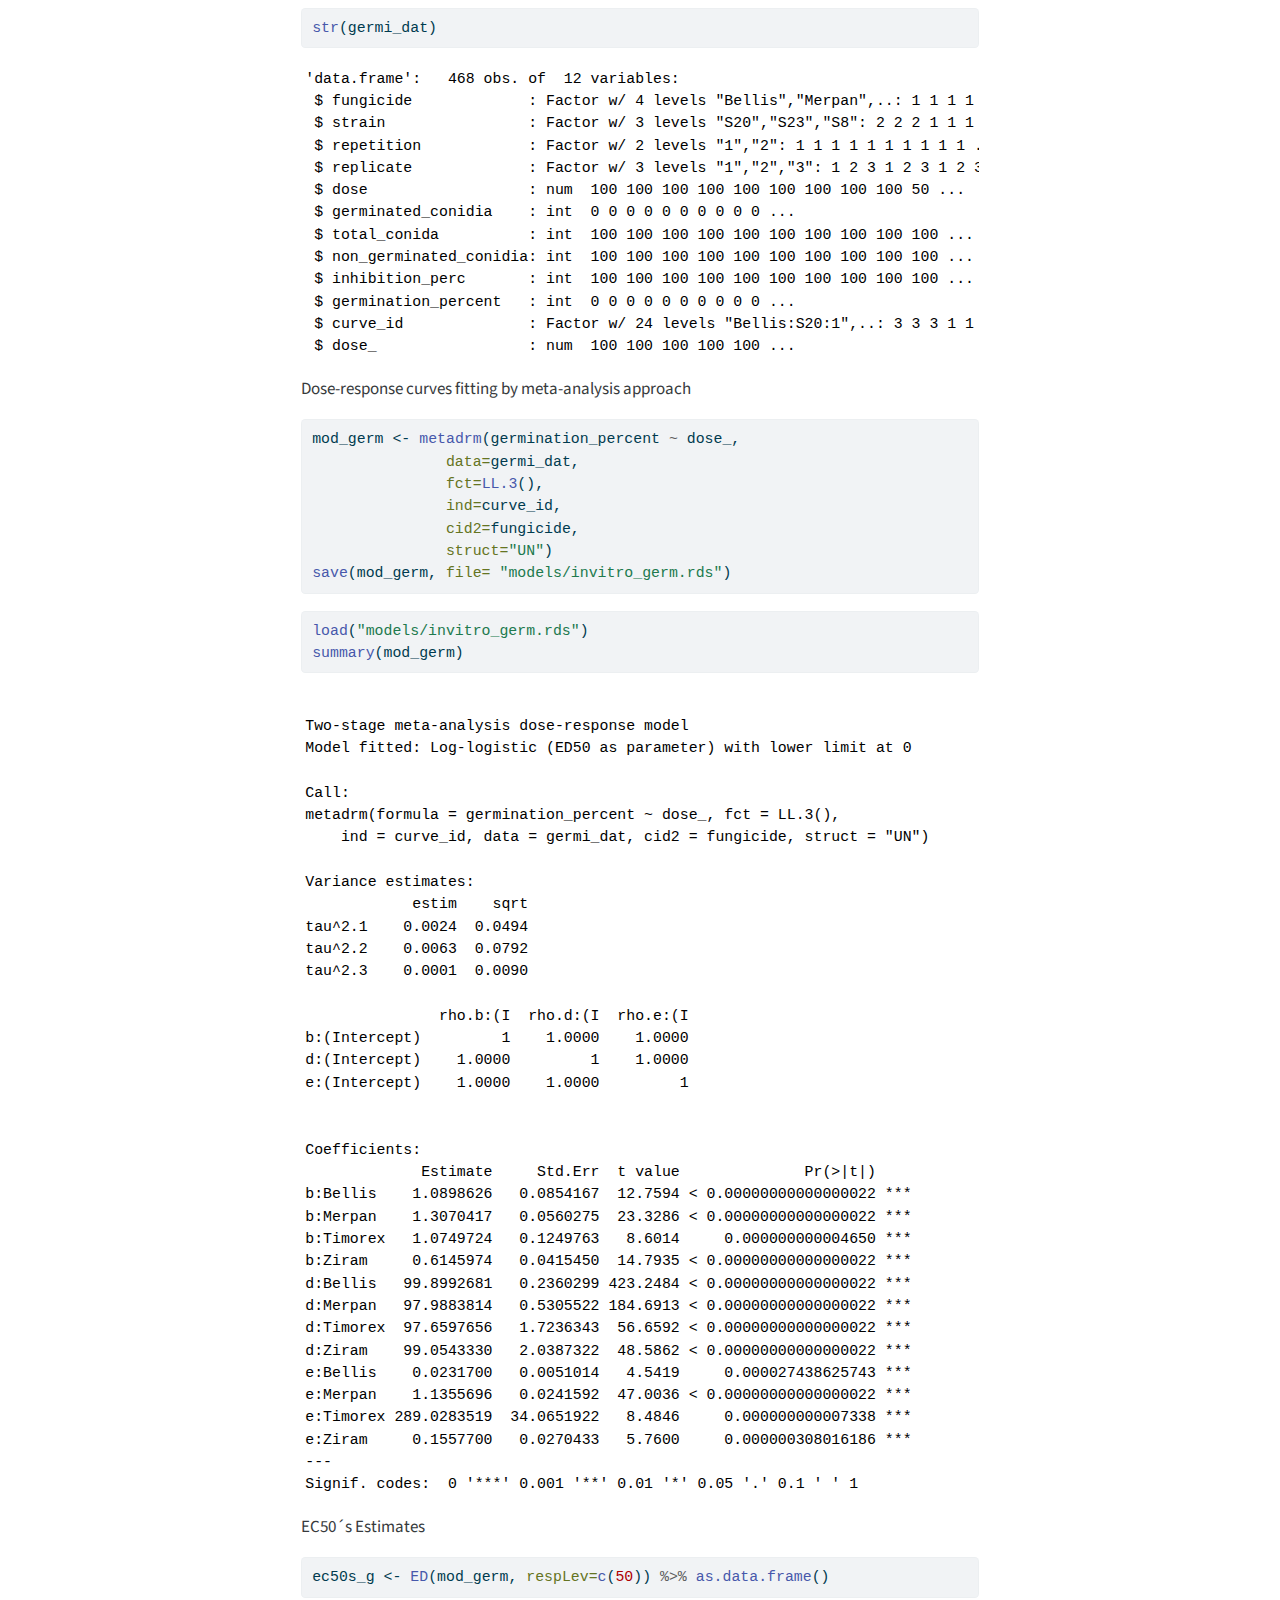
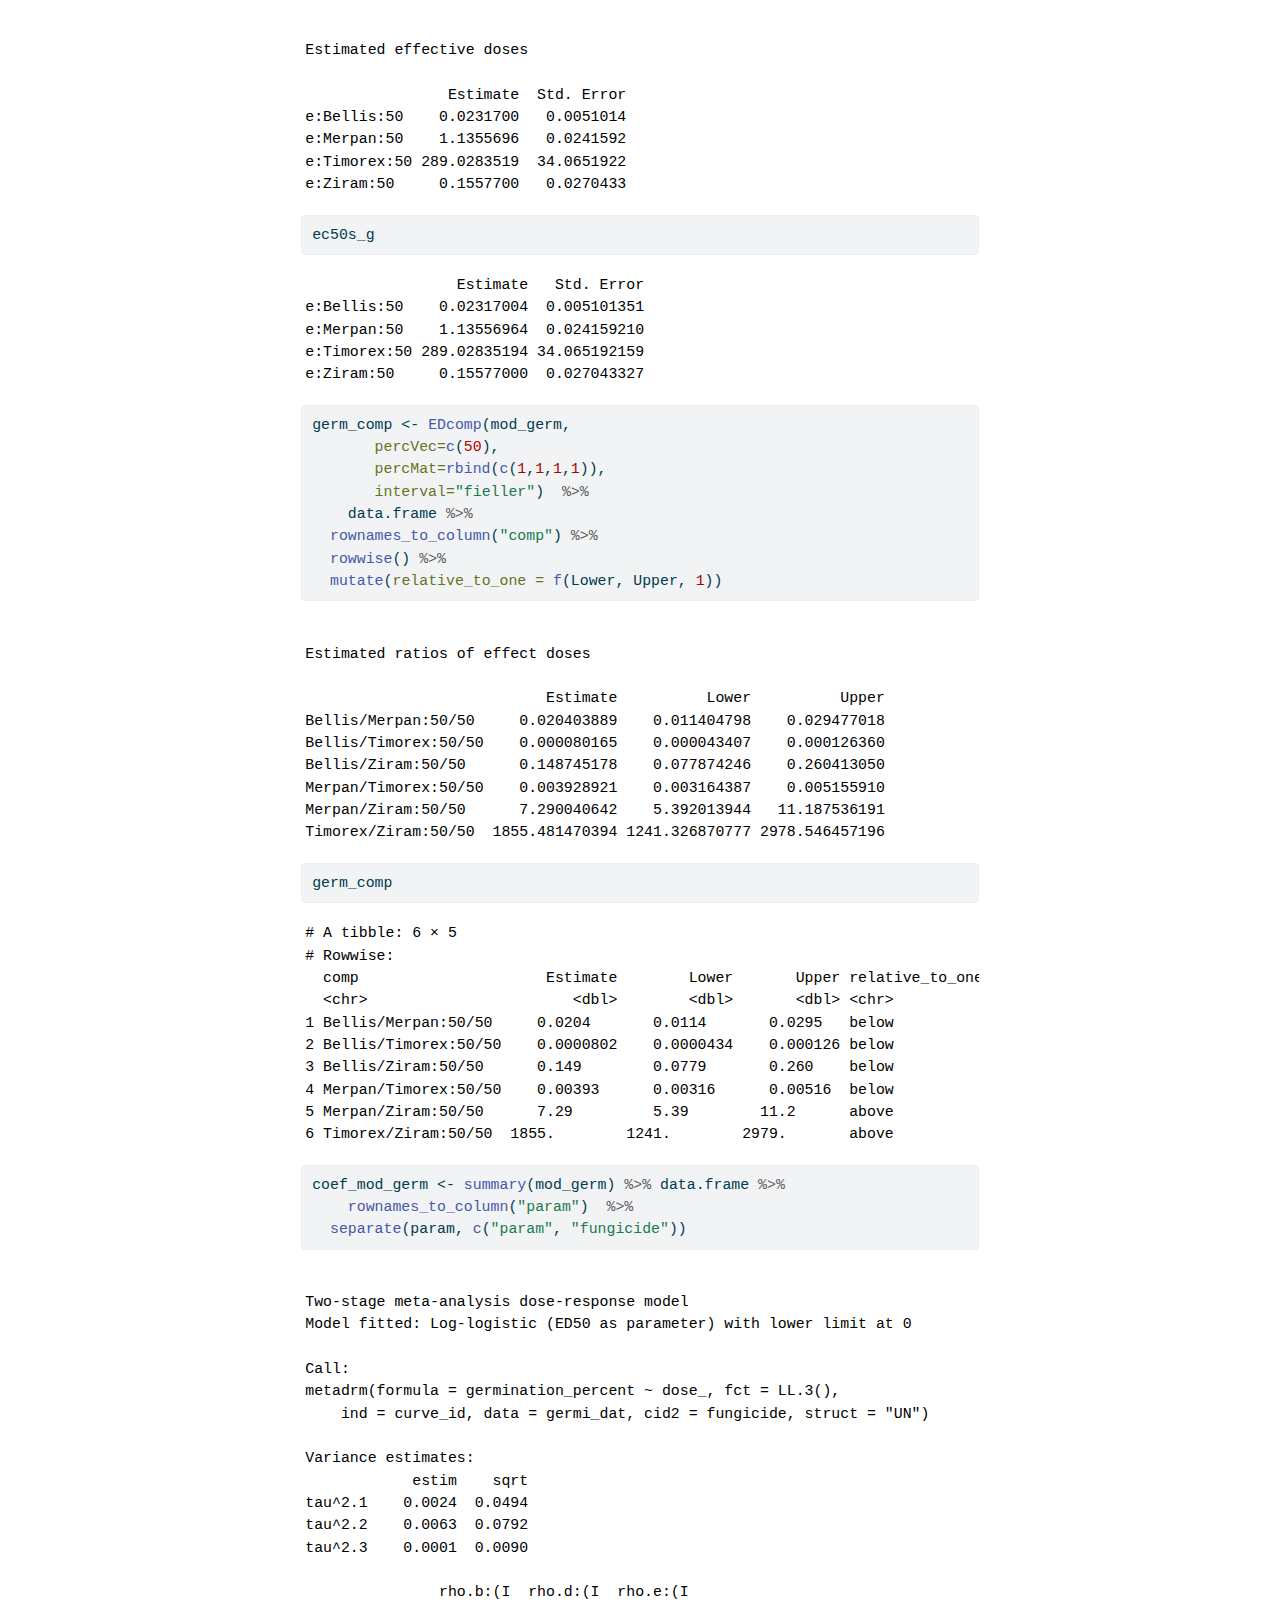
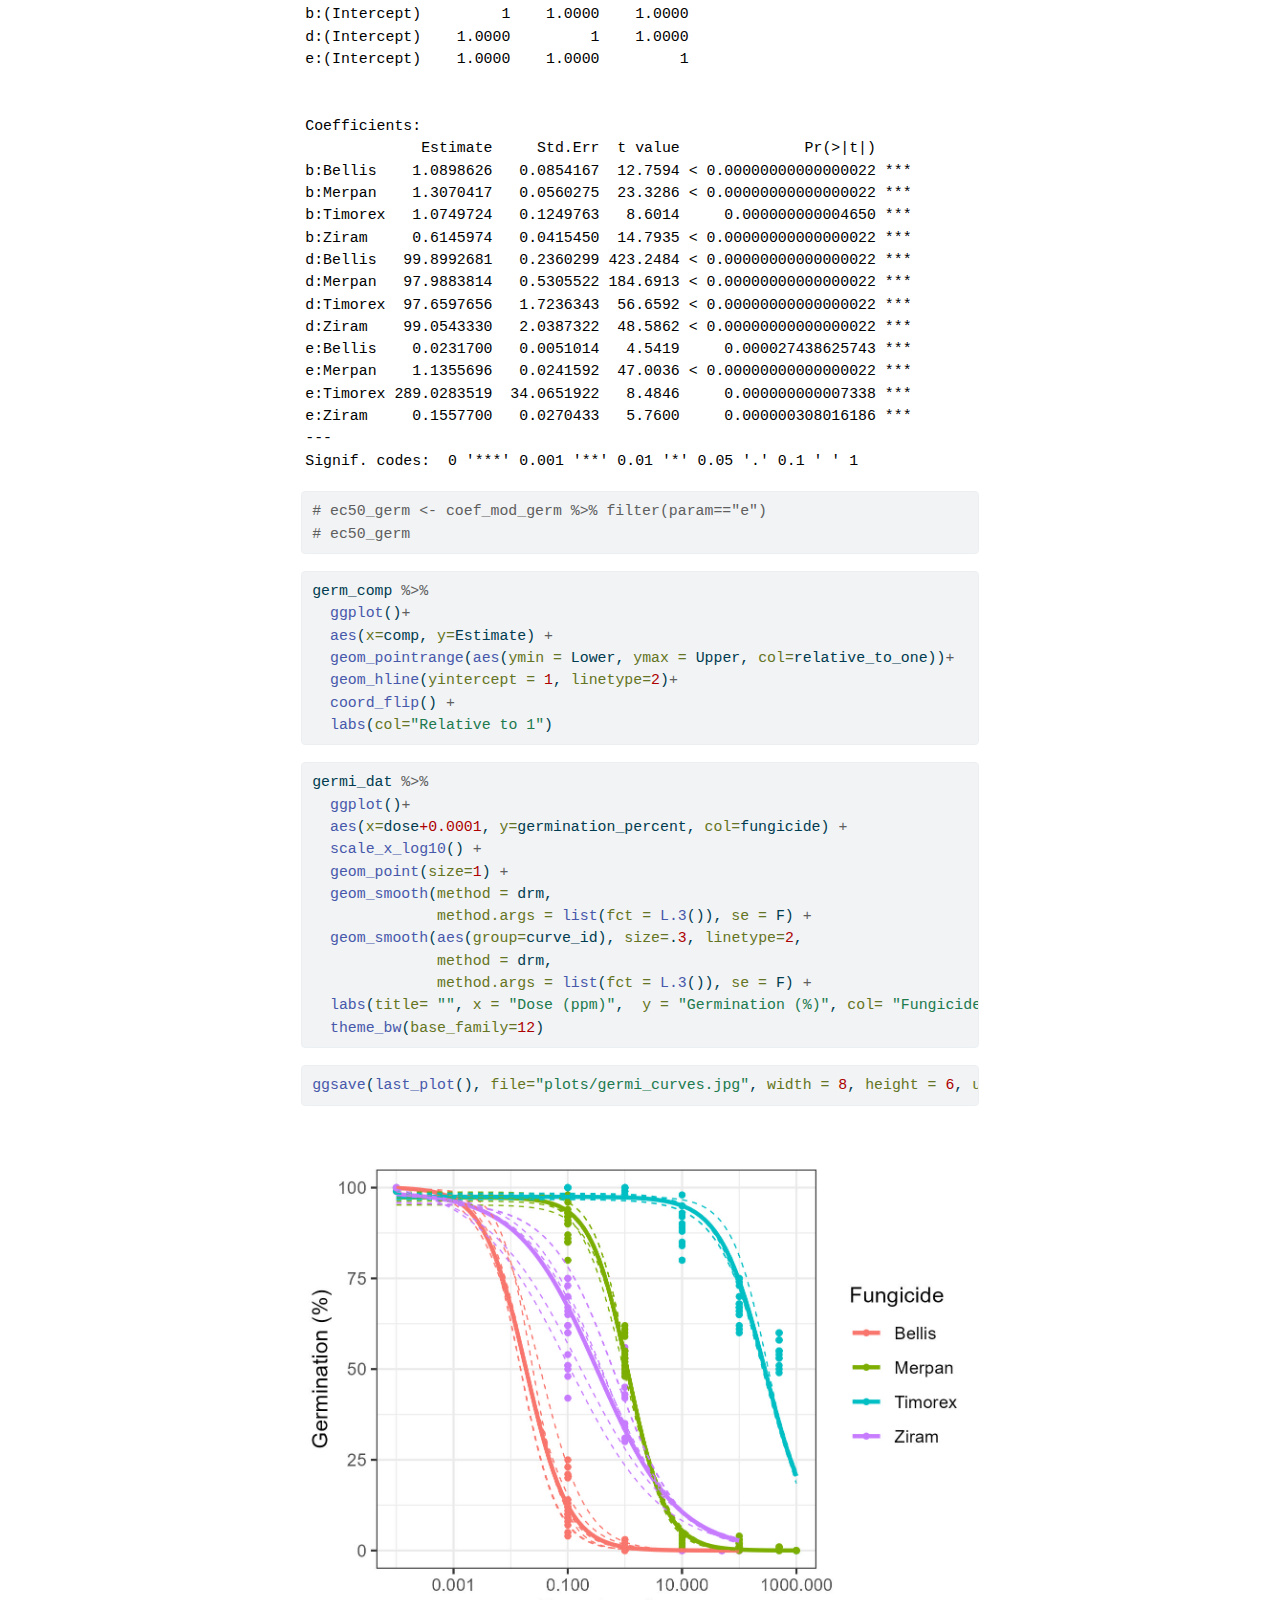
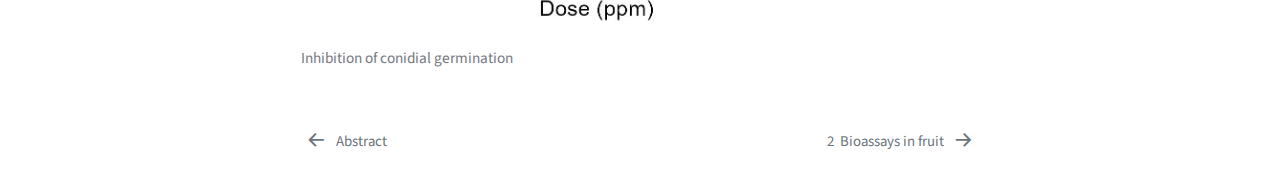
<file: docs/in_vitro.html>
<!DOCTYPE html>
<html xmlns="http://www.w3.org/1999/xhtml" lang="en" xml:lang="en"><head>

<meta charset="utf-8">
<meta name="generator" content="quarto-1.3.296">

<meta name="viewport" content="width=device-width, initial-scale=1.0, user-scalable=yes">

<meta name="dcterms.date" content="2023-05-11">

<title>Efficacy of fungicides against brown spot of pear in Argentina - 1&nbsp; In vitro experiments</title>
<style>
code{white-space: pre-wrap;}
span.smallcaps{font-variant: small-caps;}
div.columns{display: flex; gap: min(4vw, 1.5em);}
div.column{flex: auto; overflow-x: auto;}
div.hanging-indent{margin-left: 1.5em; text-indent: -1.5em;}
ul.task-list{list-style: none;}
ul.task-list li input[type="checkbox"] {
  width: 0.8em;
  margin: 0 0.8em 0.2em -1em; /* quarto-specific, see https://github.com/quarto-dev/quarto-cli/issues/4556 */ 
  vertical-align: middle;
}
/* CSS for syntax highlighting */
pre > code.sourceCode { white-space: pre; position: relative; }
pre > code.sourceCode > span { display: inline-block; line-height: 1.25; }
pre > code.sourceCode > span:empty { height: 1.2em; }
.sourceCode { overflow: visible; }
code.sourceCode > span { color: inherit; text-decoration: inherit; }
div.sourceCode { margin: 1em 0; }
pre.sourceCode { margin: 0; }
@media screen {
div.sourceCode { overflow: auto; }
}
@media print {
pre > code.sourceCode { white-space: pre-wrap; }
pre > code.sourceCode > span { text-indent: -5em; padding-left: 5em; }
}
pre.numberSource code
  { counter-reset: source-line 0; }
pre.numberSource code > span
  { position: relative; left: -4em; counter-increment: source-line; }
pre.numberSource code > span > a:first-child::before
  { content: counter(source-line);
    position: relative; left: -1em; text-align: right; vertical-align: baseline;
    border: none; display: inline-block;
    -webkit-touch-callout: none; -webkit-user-select: none;
    -khtml-user-select: none; -moz-user-select: none;
    -ms-user-select: none; user-select: none;
    padding: 0 4px; width: 4em;
  }
pre.numberSource { margin-left: 3em;  padding-left: 4px; }
div.sourceCode
  {   }
@media screen {
pre > code.sourceCode > span > a:first-child::before { text-decoration: underline; }
}
</style>


<script src="site_libs/quarto-nav/quarto-nav.js"></script>
<link href="./bioassay.html" rel="next">
<link href="./index.html" rel="prev">
<script src="site_libs/clipboard/clipboard.min.js"></script>
<script src="site_libs/quarto-html/quarto.js"></script>
<script src="site_libs/quarto-html/popper.min.js"></script>
<script src="site_libs/quarto-html/tippy.umd.min.js"></script>
<script src="site_libs/quarto-html/anchor.min.js"></script>
<link href="site_libs/quarto-html/tippy.css" rel="stylesheet">
<link href="site_libs/quarto-html/quarto-syntax-highlighting.css" rel="stylesheet" id="quarto-text-highlighting-styles">
<script src="site_libs/bootstrap/bootstrap.min.js"></script>
<link href="site_libs/bootstrap/bootstrap-icons.css" rel="stylesheet">
<link href="site_libs/bootstrap/bootstrap.min.css" rel="stylesheet" id="quarto-bootstrap" data-mode="light">
<script id="quarto-search-options" type="application/json">{
  "language": {
    "search-no-results-text": "No results",
    "search-matching-documents-text": "matching documents",
    "search-copy-link-title": "Copy link to search",
    "search-hide-matches-text": "Hide additional matches",
    "search-more-match-text": "more match in this document",
    "search-more-matches-text": "more matches in this document",
    "search-clear-button-title": "Clear",
    "search-detached-cancel-button-title": "Cancel",
    "search-submit-button-title": "Submit"
  }
}</script>


</head>

<body class="nav-sidebar floating">

<div id="quarto-search-results"></div>
  <header id="quarto-header" class="headroom fixed-top">
  <nav class="quarto-secondary-nav">
    <div class="container-fluid d-flex">
      <button type="button" class="quarto-btn-toggle btn" data-bs-toggle="collapse" data-bs-target="#quarto-sidebar,#quarto-sidebar-glass" aria-controls="quarto-sidebar" aria-expanded="false" aria-label="Toggle sidebar navigation" onclick="if (window.quartoToggleHeadroom) { window.quartoToggleHeadroom(); }">
        <i class="bi bi-layout-text-sidebar-reverse"></i>
      </button>
      <nav class="quarto-page-breadcrumbs" aria-label="breadcrumb"><ol class="breadcrumb"><li class="breadcrumb-item"><a href="./in_vitro.html"><span class="chapter-number">1</span>&nbsp; <span class="chapter-title">In vitro experiments</span></a></li></ol></nav>
      <a class="flex-grow-1" role="button" data-bs-toggle="collapse" data-bs-target="#quarto-sidebar,#quarto-sidebar-glass" aria-controls="quarto-sidebar" aria-expanded="false" aria-label="Toggle sidebar navigation" onclick="if (window.quartoToggleHeadroom) { window.quartoToggleHeadroom(); }">      
      </a>
    </div>
  </nav>
</header>
<!-- content -->
<div id="quarto-content" class="quarto-container page-columns page-rows-contents page-layout-article">
<!-- sidebar -->
  <nav id="quarto-sidebar" class="sidebar collapse collapse-horizontal sidebar-navigation floating overflow-auto">
    <div class="pt-lg-2 mt-2 text-left sidebar-header">
    <div class="sidebar-title mb-0 py-0">
      <a href="./">Efficacy of fungicides against brown spot of pear in Argentina</a> 
        <div class="sidebar-tools-main">
    <div class="dropdown">
      <a href="" title="" id="quarto-navigation-tool-dropdown-0" class="quarto-navigation-tool dropdown-toggle px-1" data-bs-toggle="dropdown" aria-expanded="false" aria-label=""><i class="bi bi-save"></i></a>
      <ul class="dropdown-menu" aria-labelledby="quarto-navigation-tool-dropdown-0">
          <li>
            <a class="dropdown-item sidebar-tools-main-item" href="./data/mycelial_growth.csv">
            In vitro - mycelial growth
            </a>
          </li>
          <li>
            <a class="dropdown-item sidebar-tools-main-item" href="./data/germination.csv">
            In vitro - conidia germination
            </a>
          </li>
          <li>
            <a class="dropdown-item sidebar-tools-main-item" href="./data/bioassay_data.csv">
            Bioassays
            </a>
          </li>
          <li>
            <a class="dropdown-item sidebar-tools-main-item" href="./data/field.csv">
            In field
            </a>
          </li>
      </ul>
    </div>
</div>
    </div>
      </div>
    <div class="sidebar-menu-container"> 
    <ul class="list-unstyled mt-1">
        <li class="sidebar-item">
  <div class="sidebar-item-container"> 
  <a href="./index.html" class="sidebar-item-text sidebar-link">
 <span class="menu-text">Abstract</span></a>
  </div>
</li>
        <li class="sidebar-item">
  <div class="sidebar-item-container"> 
  <a href="./in_vitro.html" class="sidebar-item-text sidebar-link active">
 <span class="menu-text"><span class="chapter-number">1</span>&nbsp; <span class="chapter-title">In vitro experiments</span></span></a>
  </div>
</li>
        <li class="sidebar-item">
  <div class="sidebar-item-container"> 
  <a href="./bioassay.html" class="sidebar-item-text sidebar-link">
 <span class="menu-text"><span class="chapter-number">2</span>&nbsp; <span class="chapter-title">Bioassays in fruit</span></span></a>
  </div>
</li>
        <li class="sidebar-item">
  <div class="sidebar-item-container"> 
  <a href="./in_field.html" class="sidebar-item-text sidebar-link">
 <span class="menu-text"><span class="chapter-number">3</span>&nbsp; <span class="chapter-title">Field experiments</span></span></a>
  </div>
</li>
    </ul>
    </div>
</nav>
<div id="quarto-sidebar-glass" data-bs-toggle="collapse" data-bs-target="#quarto-sidebar,#quarto-sidebar-glass"></div>
<!-- margin-sidebar -->
    <div id="quarto-margin-sidebar" class="sidebar margin-sidebar">
        <nav id="TOC" role="doc-toc" class="toc-active">
    <h2 id="toc-title">Table of contents</h2>
   
  <ul>
  <li><a href="#mycelial-growth" id="toc-mycelial-growth" class="nav-link active" data-scroll-target="#mycelial-growth"><span class="header-section-number">1.1</span> Mycelial growth</a></li>
  <li><a href="#spore-germination" id="toc-spore-germination" class="nav-link" data-scroll-target="#spore-germination"><span class="header-section-number">1.2</span> Spore germination</a></li>
  </ul>
</nav>
    </div>
<!-- main -->
<main class="content" id="quarto-document-content">

<header id="title-block-header" class="quarto-title-block default">
<div class="quarto-title">
<h1 class="title"><span class="chapter-number">1</span>&nbsp; <span class="chapter-title">In vitro experiments</span></h1>
</div>



<div class="quarto-title-meta">

    
    <div>
    <div class="quarto-title-meta-heading">Published</div>
    <div class="quarto-title-meta-contents">
      <p class="date">May 11, 2023</p>
    </div>
  </div>
  
    
  </div>
  

</header>

<section id="mycelial-growth" class="level2" data-number="1.1">
<h2 data-number="1.1" class="anchored" data-anchor-id="mycelial-growth"><span class="header-section-number">1.1</span> Mycelial growth</h2>
<div class="cell">
<div class="sourceCode cell-code" id="cb1"><pre class="sourceCode r code-with-copy"><code class="sourceCode r"><span id="cb1-1"><a href="#cb1-1" aria-hidden="true" tabindex="-1"></a>raw <span class="ot">&lt;-</span> <span class="fu">import</span>(<span class="st">"data/mycelial_growth.csv"</span>, <span class="at">dec=</span><span class="st">","</span>)</span>
<span id="cb1-2"><a href="#cb1-2" aria-hidden="true" tabindex="-1"></a></span>
<span id="cb1-3"><a href="#cb1-3" aria-hidden="true" tabindex="-1"></a>dat <span class="ot">&lt;-</span> raw <span class="sc">%&gt;%</span> </span>
<span id="cb1-4"><a href="#cb1-4" aria-hidden="true" tabindex="-1"></a>  <span class="fu">mutate_at</span>(<span class="fu">vars</span>(dose, colony_diameter), as.numeric) <span class="sc">%&gt;%</span> </span>
<span id="cb1-5"><a href="#cb1-5" aria-hidden="true" tabindex="-1"></a>  <span class="fu">mutate_at</span>(<span class="fu">vars</span>(fungicide, strain, experiment, plate), as.factor) <span class="sc">%&gt;%</span> </span>
<span id="cb1-6"><a href="#cb1-6" aria-hidden="true" tabindex="-1"></a>  <span class="fu">mutate</span>(<span class="at">curve_id =</span> <span class="fu">interaction</span>(fungicide<span class="sc">:</span>strain<span class="sc">:</span>experiment)) </span></code><button title="Copy to Clipboard" class="code-copy-button"><i class="bi"></i></button></pre></div>
</div>
<p>Data structure</p>
<div class="cell">
<div class="sourceCode cell-code" id="cb2"><pre class="sourceCode r code-with-copy"><code class="sourceCode r"><span id="cb2-1"><a href="#cb2-1" aria-hidden="true" tabindex="-1"></a><span class="fu">ftable</span>(<span class="fu">xtabs</span>(<span class="sc">~</span> fungicide <span class="sc">+</span> strain <span class="sc">+</span> experiment <span class="sc">+</span> dose, dat))</span></code><button title="Copy to Clipboard" class="code-copy-button"><i class="bi"></i></button></pre></div>
<div class="cell-output cell-output-stdout">
<pre><code>                            dose 0 0.01 0.1 0.5 1 10 50 100 500 1000
fungicide strain experiment                                         
Bellis    S20    1               3    3   3   0 3  3  3   3   0    0
                 2               3    3   3   0 3  3  3   3   0    0
                 3               3    3   3   0 3  3  3   3   0    0
          S23    1               3    3   3   0 3  3  3   3   0    0
                 2               3    3   3   0 3  3  3   3   0    0
                 3               3    3   3   0 3  3  3   3   0    0
          S8     1               3    3   3   0 3  3  3   3   0    0
                 2               3    3   3   0 3  3  3   3   0    0
                 3               3    3   3   0 3  3  3   3   0    0
Merpan    S20    1               3    0   3   0 3  3  0   3   3    3
                 2               3    0   3   0 3  3  0   3   3    3
                 3               3    0   3   0 3  3  0   3   3    3
          S23    1               3    0   3   0 3  3  0   3   3    3
                 2               3    0   3   0 3  3  0   3   3    3
                 3               3    0   3   0 3  3  0   3   3    3
          S8     1               3    0   3   0 3  3  0   3   3    3
                 2               3    0   3   0 3  3  0   3   3    3
                 3               3    0   3   0 3  3  0   3   3    3
Timorex   S20    1               3    0   3   0 3  3  0   3   3    3
                 2               3    0   3   0 3  3  0   3   3    3
                 3               3    0   3   0 3  3  0   3   3    3
          S23    1               3    0   3   0 3  3  0   3   3    3
                 2               3    0   3   0 3  3  0   3   3    3
                 3               3    0   3   0 3  3  0   3   3    3
          S8     1               3    0   3   0 3  3  0   3   3    3
                 2               3    0   3   0 3  3  0   3   3    3
                 3               3    0   3   0 3  3  0   3   3    3
Ziram     S20    1               3    0   3   3 3  3  3   3   0    0
                 2               3    0   3   3 3  3  3   3   0    0
                 3               3    0   3   3 3  3  3   3   0    0
          S23    1               3    0   3   3 3  3  3   3   0    0
                 2               3    0   3   3 3  3  3   3   0    0
                 3               3    0   3   3 3  3  3   3   0    0
          S8     1               3    0   3   3 3  3  3   3   0    0
                 2               3    0   3   3 3  3  3   3   0    0
                 3               3    0   3   3 3  3  3   3   0    0</code></pre>
</div>
</div>
<div class="cell">
<div class="sourceCode cell-code" id="cb4"><pre class="sourceCode r code-with-copy"><code class="sourceCode r"><span id="cb4-1"><a href="#cb4-1" aria-hidden="true" tabindex="-1"></a><span class="fu">str</span>(dat)</span></code><button title="Copy to Clipboard" class="code-copy-button"><i class="bi"></i></button></pre></div>
<div class="cell-output cell-output-stdout">
<pre><code>'data.frame':   756 obs. of  7 variables:
 $ fungicide      : Factor w/ 4 levels "Bellis","Merpan",..: 1 1 1 1 1 1 1 1 1 1 ...
 $ strain         : Factor w/ 3 levels "S20","S23","S8": 2 2 2 1 1 1 3 3 3 2 ...
 $ experiment     : Factor w/ 3 levels "1","2","3": 1 1 1 1 1 1 1 1 1 1 ...
 $ dose           : num  0 0 0 0 0 0 0 0 0 100 ...
 $ plate          : Factor w/ 3 levels "1","2","3": 1 2 3 1 2 3 1 2 3 1 ...
 $ colony_diameter: num  53 55 56 52 53 52 51 51 52 0 ...
 $ curve_id       : Factor w/ 36 levels "Bellis:S20:1",..: 4 4 4 1 1 1 7 7 7 4 ...</code></pre>
</div>
</div>
<p>Dose-response curves fitting by meta-analysis approach</p>
<div class="cell">
<div class="sourceCode cell-code" id="cb6"><pre class="sourceCode r code-with-copy"><code class="sourceCode r"><span id="cb6-1"><a href="#cb6-1" aria-hidden="true" tabindex="-1"></a><span class="co"># verify drc_per_strain.R</span></span>
<span id="cb6-2"><a href="#cb6-2" aria-hidden="true" tabindex="-1"></a>mod_mg <span class="ot">&lt;-</span> <span class="fu">metadrm</span>(colony_diameter <span class="sc">~</span> dose, </span>
<span id="cb6-3"><a href="#cb6-3" aria-hidden="true" tabindex="-1"></a>               <span class="at">data=</span>dat,</span>
<span id="cb6-4"><a href="#cb6-4" aria-hidden="true" tabindex="-1"></a>               <span class="at">fct=</span><span class="fu">LL.3</span>(),</span>
<span id="cb6-5"><a href="#cb6-5" aria-hidden="true" tabindex="-1"></a>               <span class="at">ind=</span>curve_id,</span>
<span id="cb6-6"><a href="#cb6-6" aria-hidden="true" tabindex="-1"></a>               <span class="at">cid2=</span>fungicide,</span>
<span id="cb6-7"><a href="#cb6-7" aria-hidden="true" tabindex="-1"></a>               <span class="at">struct=</span><span class="st">"UN"</span>)</span>
<span id="cb6-8"><a href="#cb6-8" aria-hidden="true" tabindex="-1"></a><span class="fu">save</span>(mod_mg, <span class="at">file=</span> <span class="st">"models/invitro_mg.rds"</span>)</span></code><button title="Copy to Clipboard" class="code-copy-button"><i class="bi"></i></button></pre></div>
</div>
<div class="cell">
<div class="sourceCode cell-code" id="cb7"><pre class="sourceCode r code-with-copy"><code class="sourceCode r"><span id="cb7-1"><a href="#cb7-1" aria-hidden="true" tabindex="-1"></a><span class="fu">load</span>(<span class="st">"models/invitro_mg.rds"</span>)</span>
<span id="cb7-2"><a href="#cb7-2" aria-hidden="true" tabindex="-1"></a><span class="fu">summary</span>(mod_mg)</span></code><button title="Copy to Clipboard" class="code-copy-button"><i class="bi"></i></button></pre></div>
<div class="cell-output cell-output-stdout">
<pre><code>
Two-stage meta-analysis dose-response model
Model fitted: Log-logistic (ED50 as parameter) with lower limit at 0

Call:
metadrm(formula = colony_diameter ~ dose, fct = LL.3(), ind = curve_id, 
    data = dat, cid2 = fungicide, struct = "UN")

Variance estimates:
            estim    sqrt
tau^2.1    0.0023  0.0481
tau^2.2    8.1930  2.8623
tau^2.3    0.0001  0.0076

               rho.b:(I  rho.d:(I  rho.e:(I
b:(Intercept)         1   -0.0949    0.9136
d:(Intercept)   -0.0949         1   -0.4915
e:(Intercept)    0.9136   -0.4915         1


Coefficients:
             Estimate     Std.Err t value              Pr(&gt;|t|)    
b:Bellis    0.5795367   0.0182490 31.7572 &lt; 0.00000000000000022 ***
b:Merpan    0.3611793   0.0183369 19.6968 &lt; 0.00000000000000022 ***
b:Timorex   0.3490411   0.0324495 10.7565 &lt; 0.00000000000000022 ***
b:Ziram     0.3926960   0.0202379 19.4040 &lt; 0.00000000000000022 ***
d:Bellis   51.3746461   0.9890286 51.9446 &lt; 0.00000000000000022 ***
d:Merpan   52.5139150   1.0667613 49.2274 &lt; 0.00000000000000022 ***
d:Timorex  49.9869522   1.3972223 35.7759 &lt; 0.00000000000000022 ***
d:Ziram    53.0642566   1.1218557 47.3004 &lt; 0.00000000000000022 ***
e:Bellis    0.0297542   0.0027299 10.8994 &lt; 0.00000000000000022 ***
e:Merpan   24.5154698   1.6200305 15.1327 &lt; 0.00000000000000022 ***
e:Timorex 112.8372474  22.1680049  5.0901           0.000001779 ***
e:Ziram     6.4555590   0.6162007 10.4764 &lt; 0.00000000000000022 ***
---
Signif. codes:  0 '***' 0.001 '**' 0.01 '*' 0.05 '.' 0.1 ' ' 1</code></pre>
</div>
</div>
<p>EC50 Estimates</p>
<div class="cell">
<div class="sourceCode cell-code" id="cb9"><pre class="sourceCode r code-with-copy"><code class="sourceCode r"><span id="cb9-1"><a href="#cb9-1" aria-hidden="true" tabindex="-1"></a>ec50s <span class="ot">&lt;-</span> <span class="fu">ED</span>(mod_mg, <span class="at">respLev=</span><span class="fu">c</span>(<span class="dv">50</span>)) <span class="sc">%&gt;%</span> data.frame</span></code><button title="Copy to Clipboard" class="code-copy-button"><i class="bi"></i></button></pre></div>
<div class="cell-output cell-output-stdout">
<pre><code>
Estimated effective doses

                Estimate  Std. Error
e:Bellis:50    0.0297542   0.0027299
e:Merpan:50   24.5154698   1.6200305
e:Timorex:50 112.8372474  22.1680049
e:Ziram:50     6.4555590   0.6162007</code></pre>
</div>
<div class="sourceCode cell-code" id="cb11"><pre class="sourceCode r code-with-copy"><code class="sourceCode r"><span id="cb11-1"><a href="#cb11-1" aria-hidden="true" tabindex="-1"></a><span class="co"># coef_mod_mg &lt;- summary(mod_mg) %&gt;% data.frame %&gt;% </span></span>
<span id="cb11-2"><a href="#cb11-2" aria-hidden="true" tabindex="-1"></a><span class="co">#   rownames_to_column("param")  %&gt;% </span></span>
<span id="cb11-3"><a href="#cb11-3" aria-hidden="true" tabindex="-1"></a><span class="co">#   separate(param, c("param", "fungicide"))</span></span>
<span id="cb11-4"><a href="#cb11-4" aria-hidden="true" tabindex="-1"></a><span class="co"># ec50s &lt;- coef_mod_mg %&gt;% filter(param=="e") </span></span>
<span id="cb11-5"><a href="#cb11-5" aria-hidden="true" tabindex="-1"></a><span class="co"># ec50s</span></span></code><button title="Copy to Clipboard" class="code-copy-button"><i class="bi"></i></button></pre></div>
</div>
<p>Comparing fungicides EC50</p>
<p>As we compare EC50 ratios between fungicides, if the confidence interval does not contain 1, fungicides differ among them:</p>
<div class="cell">
<div class="sourceCode cell-code" id="cb12"><pre class="sourceCode r code-with-copy"><code class="sourceCode r"><span id="cb12-1"><a href="#cb12-1" aria-hidden="true" tabindex="-1"></a>ed_comp <span class="ot">&lt;-</span> <span class="fu">EDcomp</span>(mod_mg, </span>
<span id="cb12-2"><a href="#cb12-2" aria-hidden="true" tabindex="-1"></a>                  <span class="at">percVec=</span><span class="fu">c</span>(<span class="dv">50</span>), </span>
<span id="cb12-3"><a href="#cb12-3" aria-hidden="true" tabindex="-1"></a>                  <span class="at">percMat=</span><span class="fu">rbind</span>(<span class="fu">c</span>(<span class="dv">1</span>,<span class="dv">1</span>,<span class="dv">1</span>,<span class="dv">1</span>)), </span>
<span id="cb12-4"><a href="#cb12-4" aria-hidden="true" tabindex="-1"></a>                  <span class="at">interval=</span><span class="st">"fieller"</span>) <span class="sc">%&gt;%</span> </span>
<span id="cb12-5"><a href="#cb12-5" aria-hidden="true" tabindex="-1"></a>      data.frame <span class="sc">%&gt;%</span> </span>
<span id="cb12-6"><a href="#cb12-6" aria-hidden="true" tabindex="-1"></a>  <span class="fu">rownames_to_column</span>(<span class="st">"comp"</span>) <span class="sc">%&gt;%</span></span>
<span id="cb12-7"><a href="#cb12-7" aria-hidden="true" tabindex="-1"></a>  <span class="fu">rowwise</span>() <span class="sc">%&gt;%</span> </span>
<span id="cb12-8"><a href="#cb12-8" aria-hidden="true" tabindex="-1"></a>  <span class="fu">mutate</span>(<span class="at">relative_to_one =</span> <span class="fu">f</span>(Lower, Upper, <span class="dv">1</span>)) <span class="co"># %&gt;% </span></span></code><button title="Copy to Clipboard" class="code-copy-button"><i class="bi"></i></button></pre></div>
<div class="cell-output cell-output-stdout">
<pre><code>
Estimated ratios of effect doses

                        Estimate       Lower       Upper
Bellis/Merpan:50/50   0.00121369  0.00095935  0.00151054
Bellis/Timorex:50/50  0.00026369  0.00017897  0.00044300
Bellis/Ziram:50/50    0.00460909  0.00353519  0.00602624
Merpan/Timorex:50/50  0.21726398  0.15162515  0.36083619
Merpan/Ziram:50/50    3.79757505  3.03655193  4.84141476
Timorex/Ziram:50/50  17.47908235 10.38447082 25.87541262</code></pre>
</div>
<div class="sourceCode cell-code" id="cb14"><pre class="sourceCode r code-with-copy"><code class="sourceCode r"><span id="cb14-1"><a href="#cb14-1" aria-hidden="true" tabindex="-1"></a>  <span class="co"># as_huxtable() %&gt;% </span></span>
<span id="cb14-2"><a href="#cb14-2" aria-hidden="true" tabindex="-1"></a>  <span class="co"># set_number_format(1)</span></span>
<span id="cb14-3"><a href="#cb14-3" aria-hidden="true" tabindex="-1"></a>ed_comp</span></code><button title="Copy to Clipboard" class="code-copy-button"><i class="bi"></i></button></pre></div>
<div class="cell-output cell-output-stdout">
<pre><code># A tibble: 6 × 5
# Rowwise: 
  comp                  Estimate     Lower     Upper relative_to_one
  &lt;chr&gt;                    &lt;dbl&gt;     &lt;dbl&gt;     &lt;dbl&gt; &lt;chr&gt;          
1 Bellis/Merpan:50/50   0.00121   0.000959  0.00151  below          
2 Bellis/Timorex:50/50  0.000264  0.000179  0.000443 below          
3 Bellis/Ziram:50/50    0.00461   0.00354   0.00603  below          
4 Merpan/Timorex:50/50  0.217     0.152     0.361    below          
5 Merpan/Ziram:50/50    3.80      3.04      4.84     above          
6 Timorex/Ziram:50/50  17.5      10.4      25.9      above          </code></pre>
</div>
</div>
<div class="cell">
<div class="sourceCode cell-code" id="cb16"><pre class="sourceCode r code-with-copy"><code class="sourceCode r"><span id="cb16-1"><a href="#cb16-1" aria-hidden="true" tabindex="-1"></a>ed_comp <span class="sc">%&gt;%</span> </span>
<span id="cb16-2"><a href="#cb16-2" aria-hidden="true" tabindex="-1"></a>  <span class="fu">ggplot</span>()<span class="sc">+</span> </span>
<span id="cb16-3"><a href="#cb16-3" aria-hidden="true" tabindex="-1"></a>  <span class="fu">aes</span>(<span class="at">x=</span>comp, <span class="at">y=</span>Estimate) <span class="sc">+</span> </span>
<span id="cb16-4"><a href="#cb16-4" aria-hidden="true" tabindex="-1"></a>  <span class="fu">geom_pointrange</span>(<span class="fu">aes</span>(<span class="at">ymin =</span> Lower, <span class="at">ymax =</span> Upper, <span class="at">col=</span>relative_to_one))<span class="sc">+</span>     </span>
<span id="cb16-5"><a href="#cb16-5" aria-hidden="true" tabindex="-1"></a>  <span class="fu">geom_hline</span>(<span class="at">yintercept =</span> <span class="dv">1</span>, <span class="at">linetype=</span><span class="dv">2</span>)<span class="sc">+</span></span>
<span id="cb16-6"><a href="#cb16-6" aria-hidden="true" tabindex="-1"></a>  <span class="co"># scale_y_log10()+</span></span>
<span id="cb16-7"><a href="#cb16-7" aria-hidden="true" tabindex="-1"></a>  <span class="fu">coord_flip</span>() <span class="sc">+</span> </span>
<span id="cb16-8"><a href="#cb16-8" aria-hidden="true" tabindex="-1"></a>  <span class="fu">labs</span>(<span class="at">col=</span><span class="st">"Relative to 1"</span>)</span></code><button title="Copy to Clipboard" class="code-copy-button"><i class="bi"></i></button></pre></div>
</div>
<div class="cell">
<div class="sourceCode cell-code" id="cb17"><pre class="sourceCode r code-with-copy"><code class="sourceCode r"><span id="cb17-1"><a href="#cb17-1" aria-hidden="true" tabindex="-1"></a>dat <span class="sc">%&gt;%</span> </span>
<span id="cb17-2"><a href="#cb17-2" aria-hidden="true" tabindex="-1"></a>  <span class="fu">ggplot</span>()<span class="sc">+</span></span>
<span id="cb17-3"><a href="#cb17-3" aria-hidden="true" tabindex="-1"></a>  <span class="fu">aes</span>(<span class="at">x=</span>dose<span class="fl">+0.0001</span>, <span class="at">y=</span>colony_diameter, <span class="at">col=</span>fungicide) <span class="sc">+</span></span>
<span id="cb17-4"><a href="#cb17-4" aria-hidden="true" tabindex="-1"></a>  <span class="fu">geom_point</span>(<span class="at">size=</span>.<span class="dv">5</span>) <span class="sc">+</span> </span>
<span id="cb17-5"><a href="#cb17-5" aria-hidden="true" tabindex="-1"></a>  <span class="fu">geom_smooth</span>(<span class="at">method =</span> drm, </span>
<span id="cb17-6"><a href="#cb17-6" aria-hidden="true" tabindex="-1"></a>              <span class="at">method.args =</span> <span class="fu">list</span>(<span class="at">fct =</span> <span class="fu">L.3</span>()), <span class="at">se =</span> F) <span class="sc">+</span></span>
<span id="cb17-7"><a href="#cb17-7" aria-hidden="true" tabindex="-1"></a>    <span class="fu">geom_smooth</span>(<span class="fu">aes</span>(<span class="at">group=</span>curve_id), <span class="at">size=</span>.<span class="dv">3</span>, <span class="at">linetype=</span><span class="dv">2</span>,  </span>
<span id="cb17-8"><a href="#cb17-8" aria-hidden="true" tabindex="-1"></a>              <span class="at">method =</span> drm, </span>
<span id="cb17-9"><a href="#cb17-9" aria-hidden="true" tabindex="-1"></a>              <span class="at">method.args =</span> <span class="fu">list</span>(<span class="at">fct =</span> <span class="fu">L.3</span>()), <span class="at">se =</span> F) <span class="sc">+</span></span>
<span id="cb17-10"><a href="#cb17-10" aria-hidden="true" tabindex="-1"></a>  <span class="fu">labs</span>(<span class="at">title=</span> <span class="st">""</span>, <span class="at">x =</span> <span class="st">"Dose (ppm)"</span>,  <span class="at">y =</span> <span class="st">"Colony diameter (cm)"</span>, <span class="at">col=</span> <span class="st">"Fungicide"</span>) <span class="sc">+</span> </span>
<span id="cb17-11"><a href="#cb17-11" aria-hidden="true" tabindex="-1"></a>  <span class="fu">scale_x_log10</span>() <span class="sc">+</span></span>
<span id="cb17-12"><a href="#cb17-12" aria-hidden="true" tabindex="-1"></a>  <span class="fu">theme_bw</span>(<span class="at">base_family=</span><span class="dv">12</span>)</span></code><button title="Copy to Clipboard" class="code-copy-button"><i class="bi"></i></button></pre></div>
</div>
<div class="cell">
<div class="sourceCode cell-code" id="cb18"><pre class="sourceCode r code-with-copy"><code class="sourceCode r"><span id="cb18-1"><a href="#cb18-1" aria-hidden="true" tabindex="-1"></a><span class="fu">ggsave</span>(<span class="fu">last_plot</span>(), <span class="at">file=</span><span class="st">"plots/mg_curves.jpg"</span>, <span class="at">width =</span> <span class="dv">8</span>, <span class="at">height =</span> <span class="dv">6</span>, <span class="at">units =</span> <span class="st">"cm"</span>, <span class="at">scale=</span><span class="fl">1.5</span>, <span class="at">dpi =</span> <span class="dv">300</span>)</span></code><button title="Copy to Clipboard" class="code-copy-button"><i class="bi"></i></button></pre></div>
</div>
<div class="quarto-figure quarto-figure-center">
<figure class="figure">
<p><img src="plots/mg_curves.jpg" class="quarto-discovered-preview-image img-fluid figure-img"></p>
<p></p><figcaption class="figure-caption">Mycelial growth in function of increasing concentration of fungicides</figcaption><p></p>
</figure>
</div>
</section>
<section id="spore-germination" class="level2" data-number="1.2">
<h2 data-number="1.2" class="anchored" data-anchor-id="spore-germination"><span class="header-section-number">1.2</span> Spore germination</h2>
<div class="cell">
<div class="sourceCode cell-code" id="cb19"><pre class="sourceCode r code-with-copy"><code class="sourceCode r"><span id="cb19-1"><a href="#cb19-1" aria-hidden="true" tabindex="-1"></a>germi_raw <span class="ot">&lt;-</span> <span class="fu">import</span>(<span class="st">"data/germination.csv"</span>, <span class="at">dec=</span><span class="st">","</span>)</span>
<span id="cb19-2"><a href="#cb19-2" aria-hidden="true" tabindex="-1"></a>germi_dat <span class="ot">&lt;-</span> germi_raw <span class="sc">%&gt;%</span> </span>
<span id="cb19-3"><a href="#cb19-3" aria-hidden="true" tabindex="-1"></a>  <span class="fu">mutate_at</span>(<span class="fu">vars</span>(dose), as.numeric) <span class="sc">%&gt;%</span> </span>
<span id="cb19-4"><a href="#cb19-4" aria-hidden="true" tabindex="-1"></a>  <span class="fu">mutate_at</span>(<span class="fu">vars</span>(fungicide, strain, repetition, replicate), as.factor) <span class="sc">%&gt;%</span> </span>
<span id="cb19-5"><a href="#cb19-5" aria-hidden="true" tabindex="-1"></a>  <span class="fu">mutate</span>(<span class="at">curve_id =</span> <span class="fu">interaction</span>(fungicide<span class="sc">:</span>strain<span class="sc">:</span>repetition)) <span class="sc">%&gt;%</span> </span>
<span id="cb19-6"><a href="#cb19-6" aria-hidden="true" tabindex="-1"></a>  <span class="fu">mutate</span>(<span class="at">dose_ =</span> dose<span class="fl">+0.0001</span>)</span></code><button title="Copy to Clipboard" class="code-copy-button"><i class="bi"></i></button></pre></div>
</div>
<p>Data structure</p>
<div class="cell">
<div class="sourceCode cell-code" id="cb20"><pre class="sourceCode r code-with-copy"><code class="sourceCode r"><span id="cb20-1"><a href="#cb20-1" aria-hidden="true" tabindex="-1"></a><span class="fu">ftable</span>(<span class="fu">xtabs</span>(<span class="fu">complete.cases</span>(germination_percent)<span class="sc">~</span>fungicide<span class="sc">+</span>dose<span class="sc">+</span>strain , <span class="at">data=</span>germi_dat))</span></code><button title="Copy to Clipboard" class="code-copy-button"><i class="bi"></i></button></pre></div>
<div class="cell-output cell-output-stdout">
<pre><code>               strain S20 S23 S8
fungicide dose                  
Bellis    0             6   6  6
          0.1           6   6  6
          1             6   6  6
          10            6   6  6
          50            6   6  6
          100           6   6  6
          500           0   0  0
          1000          0   0  0
Merpan    0             6   6  6
          0.1           6   6  6
          1             6   6  6
          10            6   6  6
          50            0   0  0
          100           6   6  6
          500           6   6  6
          1000          6   6  6
Timorex   0             6   6  6
          0.1           6   6  6
          1             6   6  6
          10            6   6  6
          50            0   0  0
          100           6   6  6
          500           6   6  6
          1000          6   6  6
Ziram     0             6   6  6
          0.1           6   6  6
          1             6   6  6
          10            6   6  6
          50            6   6  6
          100           6   6  6
          500           0   0  0
          1000          0   0  0</code></pre>
</div>
</div>
<div class="cell">
<div class="sourceCode cell-code" id="cb22"><pre class="sourceCode r code-with-copy"><code class="sourceCode r"><span id="cb22-1"><a href="#cb22-1" aria-hidden="true" tabindex="-1"></a><span class="fu">str</span>(germi_dat)</span></code><button title="Copy to Clipboard" class="code-copy-button"><i class="bi"></i></button></pre></div>
<div class="cell-output cell-output-stdout">
<pre><code>'data.frame':   468 obs. of  12 variables:
 $ fungicide             : Factor w/ 4 levels "Bellis","Merpan",..: 1 1 1 1 1 1 1 1 1 1 ...
 $ strain                : Factor w/ 3 levels "S20","S23","S8": 2 2 2 1 1 1 3 3 3 2 ...
 $ repetition            : Factor w/ 2 levels "1","2": 1 1 1 1 1 1 1 1 1 1 ...
 $ replicate             : Factor w/ 3 levels "1","2","3": 1 2 3 1 2 3 1 2 3 1 ...
 $ dose                  : num  100 100 100 100 100 100 100 100 100 50 ...
 $ germinated_conidia    : int  0 0 0 0 0 0 0 0 0 0 ...
 $ total_conida          : int  100 100 100 100 100 100 100 100 100 100 ...
 $ non_germinated_conidia: int  100 100 100 100 100 100 100 100 100 100 ...
 $ inhibition_perc       : int  100 100 100 100 100 100 100 100 100 100 ...
 $ germination_percent   : int  0 0 0 0 0 0 0 0 0 0 ...
 $ curve_id              : Factor w/ 24 levels "Bellis:S20:1",..: 3 3 3 1 1 1 5 5 5 3 ...
 $ dose_                 : num  100 100 100 100 100 ...</code></pre>
</div>
</div>
<p>Dose-response curves fitting by meta-analysis approach</p>
<div class="cell">
<div class="sourceCode cell-code" id="cb24"><pre class="sourceCode r code-with-copy"><code class="sourceCode r"><span id="cb24-1"><a href="#cb24-1" aria-hidden="true" tabindex="-1"></a>mod_germ <span class="ot">&lt;-</span> <span class="fu">metadrm</span>(germination_percent <span class="sc">~</span> dose_, </span>
<span id="cb24-2"><a href="#cb24-2" aria-hidden="true" tabindex="-1"></a>               <span class="at">data=</span>germi_dat,</span>
<span id="cb24-3"><a href="#cb24-3" aria-hidden="true" tabindex="-1"></a>               <span class="at">fct=</span><span class="fu">LL.3</span>(),</span>
<span id="cb24-4"><a href="#cb24-4" aria-hidden="true" tabindex="-1"></a>               <span class="at">ind=</span>curve_id,</span>
<span id="cb24-5"><a href="#cb24-5" aria-hidden="true" tabindex="-1"></a>               <span class="at">cid2=</span>fungicide,</span>
<span id="cb24-6"><a href="#cb24-6" aria-hidden="true" tabindex="-1"></a>               <span class="at">struct=</span><span class="st">"UN"</span>)</span>
<span id="cb24-7"><a href="#cb24-7" aria-hidden="true" tabindex="-1"></a><span class="fu">save</span>(mod_germ, <span class="at">file=</span> <span class="st">"models/invitro_germ.rds"</span>)</span></code><button title="Copy to Clipboard" class="code-copy-button"><i class="bi"></i></button></pre></div>
</div>
<div class="cell">
<div class="sourceCode cell-code" id="cb25"><pre class="sourceCode r code-with-copy"><code class="sourceCode r"><span id="cb25-1"><a href="#cb25-1" aria-hidden="true" tabindex="-1"></a><span class="fu">load</span>(<span class="st">"models/invitro_germ.rds"</span>)</span>
<span id="cb25-2"><a href="#cb25-2" aria-hidden="true" tabindex="-1"></a><span class="fu">summary</span>(mod_germ) </span></code><button title="Copy to Clipboard" class="code-copy-button"><i class="bi"></i></button></pre></div>
<div class="cell-output cell-output-stdout">
<pre><code>
Two-stage meta-analysis dose-response model
Model fitted: Log-logistic (ED50 as parameter) with lower limit at 0

Call:
metadrm(formula = germination_percent ~ dose_, fct = LL.3(), 
    ind = curve_id, data = germi_dat, cid2 = fungicide, struct = "UN")

Variance estimates:
            estim    sqrt
tau^2.1    0.0024  0.0494
tau^2.2    0.0063  0.0792
tau^2.3    0.0001  0.0090

               rho.b:(I  rho.d:(I  rho.e:(I
b:(Intercept)         1    1.0000    1.0000
d:(Intercept)    1.0000         1    1.0000
e:(Intercept)    1.0000    1.0000         1


Coefficients:
             Estimate     Std.Err  t value              Pr(&gt;|t|)    
b:Bellis    1.0898626   0.0854167  12.7594 &lt; 0.00000000000000022 ***
b:Merpan    1.3070417   0.0560275  23.3286 &lt; 0.00000000000000022 ***
b:Timorex   1.0749724   0.1249763   8.6014     0.000000000004650 ***
b:Ziram     0.6145974   0.0415450  14.7935 &lt; 0.00000000000000022 ***
d:Bellis   99.8992681   0.2360299 423.2484 &lt; 0.00000000000000022 ***
d:Merpan   97.9883814   0.5305522 184.6913 &lt; 0.00000000000000022 ***
d:Timorex  97.6597656   1.7236343  56.6592 &lt; 0.00000000000000022 ***
d:Ziram    99.0543330   2.0387322  48.5862 &lt; 0.00000000000000022 ***
e:Bellis    0.0231700   0.0051014   4.5419     0.000027438625743 ***
e:Merpan    1.1355696   0.0241592  47.0036 &lt; 0.00000000000000022 ***
e:Timorex 289.0283519  34.0651922   8.4846     0.000000000007338 ***
e:Ziram     0.1557700   0.0270433   5.7600     0.000000308016186 ***
---
Signif. codes:  0 '***' 0.001 '**' 0.01 '*' 0.05 '.' 0.1 ' ' 1</code></pre>
</div>
</div>
<p>EC50´s Estimates</p>
<div class="cell">
<div class="sourceCode cell-code" id="cb27"><pre class="sourceCode r code-with-copy"><code class="sourceCode r"><span id="cb27-1"><a href="#cb27-1" aria-hidden="true" tabindex="-1"></a>ec50s_g <span class="ot">&lt;-</span> <span class="fu">ED</span>(mod_germ, <span class="at">respLev=</span><span class="fu">c</span>(<span class="dv">50</span>)) <span class="sc">%&gt;%</span> <span class="fu">as.data.frame</span>()</span></code><button title="Copy to Clipboard" class="code-copy-button"><i class="bi"></i></button></pre></div>
<div class="cell-output cell-output-stdout">
<pre><code>
Estimated effective doses

                Estimate  Std. Error
e:Bellis:50    0.0231700   0.0051014
e:Merpan:50    1.1355696   0.0241592
e:Timorex:50 289.0283519  34.0651922
e:Ziram:50     0.1557700   0.0270433</code></pre>
</div>
<div class="sourceCode cell-code" id="cb29"><pre class="sourceCode r code-with-copy"><code class="sourceCode r"><span id="cb29-1"><a href="#cb29-1" aria-hidden="true" tabindex="-1"></a>ec50s_g</span></code><button title="Copy to Clipboard" class="code-copy-button"><i class="bi"></i></button></pre></div>
<div class="cell-output cell-output-stdout">
<pre><code>                 Estimate   Std. Error
e:Bellis:50    0.02317004  0.005101351
e:Merpan:50    1.13556964  0.024159210
e:Timorex:50 289.02835194 34.065192159
e:Ziram:50     0.15577000  0.027043327</code></pre>
</div>
</div>
<div class="cell">
<div class="sourceCode cell-code" id="cb31"><pre class="sourceCode r code-with-copy"><code class="sourceCode r"><span id="cb31-1"><a href="#cb31-1" aria-hidden="true" tabindex="-1"></a>germ_comp <span class="ot">&lt;-</span> <span class="fu">EDcomp</span>(mod_germ, </span>
<span id="cb31-2"><a href="#cb31-2" aria-hidden="true" tabindex="-1"></a>       <span class="at">percVec=</span><span class="fu">c</span>(<span class="dv">50</span>), </span>
<span id="cb31-3"><a href="#cb31-3" aria-hidden="true" tabindex="-1"></a>       <span class="at">percMat=</span><span class="fu">rbind</span>(<span class="fu">c</span>(<span class="dv">1</span>,<span class="dv">1</span>,<span class="dv">1</span>,<span class="dv">1</span>)), </span>
<span id="cb31-4"><a href="#cb31-4" aria-hidden="true" tabindex="-1"></a>       <span class="at">interval=</span><span class="st">"fieller"</span>)  <span class="sc">%&gt;%</span> </span>
<span id="cb31-5"><a href="#cb31-5" aria-hidden="true" tabindex="-1"></a>    data.frame <span class="sc">%&gt;%</span> </span>
<span id="cb31-6"><a href="#cb31-6" aria-hidden="true" tabindex="-1"></a>  <span class="fu">rownames_to_column</span>(<span class="st">"comp"</span>) <span class="sc">%&gt;%</span></span>
<span id="cb31-7"><a href="#cb31-7" aria-hidden="true" tabindex="-1"></a>  <span class="fu">rowwise</span>() <span class="sc">%&gt;%</span> </span>
<span id="cb31-8"><a href="#cb31-8" aria-hidden="true" tabindex="-1"></a>  <span class="fu">mutate</span>(<span class="at">relative_to_one =</span> <span class="fu">f</span>(Lower, Upper, <span class="dv">1</span>))</span></code><button title="Copy to Clipboard" class="code-copy-button"><i class="bi"></i></button></pre></div>
<div class="cell-output cell-output-stdout">
<pre><code>
Estimated ratios of effect doses

                           Estimate          Lower          Upper
Bellis/Merpan:50/50     0.020403889    0.011404798    0.029477018
Bellis/Timorex:50/50    0.000080165    0.000043407    0.000126360
Bellis/Ziram:50/50      0.148745178    0.077874246    0.260413050
Merpan/Timorex:50/50    0.003928921    0.003164387    0.005155910
Merpan/Ziram:50/50      7.290040642    5.392013944   11.187536191
Timorex/Ziram:50/50  1855.481470394 1241.326870777 2978.546457196</code></pre>
</div>
<div class="sourceCode cell-code" id="cb33"><pre class="sourceCode r code-with-copy"><code class="sourceCode r"><span id="cb33-1"><a href="#cb33-1" aria-hidden="true" tabindex="-1"></a>germ_comp</span></code><button title="Copy to Clipboard" class="code-copy-button"><i class="bi"></i></button></pre></div>
<div class="cell-output cell-output-stdout">
<pre><code># A tibble: 6 × 5
# Rowwise: 
  comp                     Estimate        Lower       Upper relative_to_one
  &lt;chr&gt;                       &lt;dbl&gt;        &lt;dbl&gt;       &lt;dbl&gt; &lt;chr&gt;          
1 Bellis/Merpan:50/50     0.0204       0.0114       0.0295   below          
2 Bellis/Timorex:50/50    0.0000802    0.0000434    0.000126 below          
3 Bellis/Ziram:50/50      0.149        0.0779       0.260    below          
4 Merpan/Timorex:50/50    0.00393      0.00316      0.00516  below          
5 Merpan/Ziram:50/50      7.29         5.39        11.2      above          
6 Timorex/Ziram:50/50  1855.        1241.        2979.       above          </code></pre>
</div>
</div>
<div class="cell">
<div class="sourceCode cell-code" id="cb35"><pre class="sourceCode r code-with-copy"><code class="sourceCode r"><span id="cb35-1"><a href="#cb35-1" aria-hidden="true" tabindex="-1"></a>coef_mod_germ <span class="ot">&lt;-</span> <span class="fu">summary</span>(mod_germ) <span class="sc">%&gt;%</span> data.frame <span class="sc">%&gt;%</span> </span>
<span id="cb35-2"><a href="#cb35-2" aria-hidden="true" tabindex="-1"></a>    <span class="fu">rownames_to_column</span>(<span class="st">"param"</span>)  <span class="sc">%&gt;%</span> </span>
<span id="cb35-3"><a href="#cb35-3" aria-hidden="true" tabindex="-1"></a>  <span class="fu">separate</span>(param, <span class="fu">c</span>(<span class="st">"param"</span>, <span class="st">"fungicide"</span>))</span></code><button title="Copy to Clipboard" class="code-copy-button"><i class="bi"></i></button></pre></div>
<div class="cell-output cell-output-stdout">
<pre><code>
Two-stage meta-analysis dose-response model
Model fitted: Log-logistic (ED50 as parameter) with lower limit at 0

Call:
metadrm(formula = germination_percent ~ dose_, fct = LL.3(), 
    ind = curve_id, data = germi_dat, cid2 = fungicide, struct = "UN")

Variance estimates:
            estim    sqrt
tau^2.1    0.0024  0.0494
tau^2.2    0.0063  0.0792
tau^2.3    0.0001  0.0090

               rho.b:(I  rho.d:(I  rho.e:(I
b:(Intercept)         1    1.0000    1.0000
d:(Intercept)    1.0000         1    1.0000
e:(Intercept)    1.0000    1.0000         1


Coefficients:
             Estimate     Std.Err  t value              Pr(&gt;|t|)    
b:Bellis    1.0898626   0.0854167  12.7594 &lt; 0.00000000000000022 ***
b:Merpan    1.3070417   0.0560275  23.3286 &lt; 0.00000000000000022 ***
b:Timorex   1.0749724   0.1249763   8.6014     0.000000000004650 ***
b:Ziram     0.6145974   0.0415450  14.7935 &lt; 0.00000000000000022 ***
d:Bellis   99.8992681   0.2360299 423.2484 &lt; 0.00000000000000022 ***
d:Merpan   97.9883814   0.5305522 184.6913 &lt; 0.00000000000000022 ***
d:Timorex  97.6597656   1.7236343  56.6592 &lt; 0.00000000000000022 ***
d:Ziram    99.0543330   2.0387322  48.5862 &lt; 0.00000000000000022 ***
e:Bellis    0.0231700   0.0051014   4.5419     0.000027438625743 ***
e:Merpan    1.1355696   0.0241592  47.0036 &lt; 0.00000000000000022 ***
e:Timorex 289.0283519  34.0651922   8.4846     0.000000000007338 ***
e:Ziram     0.1557700   0.0270433   5.7600     0.000000308016186 ***
---
Signif. codes:  0 '***' 0.001 '**' 0.01 '*' 0.05 '.' 0.1 ' ' 1</code></pre>
</div>
<div class="sourceCode cell-code" id="cb37"><pre class="sourceCode r code-with-copy"><code class="sourceCode r"><span id="cb37-1"><a href="#cb37-1" aria-hidden="true" tabindex="-1"></a><span class="co"># ec50_germ &lt;- coef_mod_germ %&gt;% filter(param=="e") </span></span>
<span id="cb37-2"><a href="#cb37-2" aria-hidden="true" tabindex="-1"></a><span class="co"># ec50_germ</span></span></code><button title="Copy to Clipboard" class="code-copy-button"><i class="bi"></i></button></pre></div>
</div>
<div class="cell">
<div class="sourceCode cell-code" id="cb38"><pre class="sourceCode r code-with-copy"><code class="sourceCode r"><span id="cb38-1"><a href="#cb38-1" aria-hidden="true" tabindex="-1"></a>germ_comp <span class="sc">%&gt;%</span> </span>
<span id="cb38-2"><a href="#cb38-2" aria-hidden="true" tabindex="-1"></a>  <span class="fu">ggplot</span>()<span class="sc">+</span> </span>
<span id="cb38-3"><a href="#cb38-3" aria-hidden="true" tabindex="-1"></a>  <span class="fu">aes</span>(<span class="at">x=</span>comp, <span class="at">y=</span>Estimate) <span class="sc">+</span> </span>
<span id="cb38-4"><a href="#cb38-4" aria-hidden="true" tabindex="-1"></a>  <span class="fu">geom_pointrange</span>(<span class="fu">aes</span>(<span class="at">ymin =</span> Lower, <span class="at">ymax =</span> Upper, <span class="at">col=</span>relative_to_one))<span class="sc">+</span>     </span>
<span id="cb38-5"><a href="#cb38-5" aria-hidden="true" tabindex="-1"></a>  <span class="fu">geom_hline</span>(<span class="at">yintercept =</span> <span class="dv">1</span>, <span class="at">linetype=</span><span class="dv">2</span>)<span class="sc">+</span></span>
<span id="cb38-6"><a href="#cb38-6" aria-hidden="true" tabindex="-1"></a>  <span class="fu">coord_flip</span>() <span class="sc">+</span> </span>
<span id="cb38-7"><a href="#cb38-7" aria-hidden="true" tabindex="-1"></a>  <span class="fu">labs</span>(<span class="at">col=</span><span class="st">"Relative to 1"</span>)</span></code><button title="Copy to Clipboard" class="code-copy-button"><i class="bi"></i></button></pre></div>
</div>
<div class="cell">
<div class="sourceCode cell-code" id="cb39"><pre class="sourceCode r code-with-copy"><code class="sourceCode r"><span id="cb39-1"><a href="#cb39-1" aria-hidden="true" tabindex="-1"></a>germi_dat <span class="sc">%&gt;%</span> </span>
<span id="cb39-2"><a href="#cb39-2" aria-hidden="true" tabindex="-1"></a>  <span class="fu">ggplot</span>()<span class="sc">+</span></span>
<span id="cb39-3"><a href="#cb39-3" aria-hidden="true" tabindex="-1"></a>  <span class="fu">aes</span>(<span class="at">x=</span>dose<span class="fl">+0.0001</span>, <span class="at">y=</span>germination_percent, <span class="at">col=</span>fungicide) <span class="sc">+</span></span>
<span id="cb39-4"><a href="#cb39-4" aria-hidden="true" tabindex="-1"></a>  <span class="fu">scale_x_log10</span>() <span class="sc">+</span></span>
<span id="cb39-5"><a href="#cb39-5" aria-hidden="true" tabindex="-1"></a>  <span class="fu">geom_point</span>(<span class="at">size=</span><span class="dv">1</span>) <span class="sc">+</span> </span>
<span id="cb39-6"><a href="#cb39-6" aria-hidden="true" tabindex="-1"></a>  <span class="fu">geom_smooth</span>(<span class="at">method =</span> drm, </span>
<span id="cb39-7"><a href="#cb39-7" aria-hidden="true" tabindex="-1"></a>              <span class="at">method.args =</span> <span class="fu">list</span>(<span class="at">fct =</span> <span class="fu">L.3</span>()), <span class="at">se =</span> F) <span class="sc">+</span>  </span>
<span id="cb39-8"><a href="#cb39-8" aria-hidden="true" tabindex="-1"></a>  <span class="fu">geom_smooth</span>(<span class="fu">aes</span>(<span class="at">group=</span>curve_id), <span class="at">size=</span>.<span class="dv">3</span>, <span class="at">linetype=</span><span class="dv">2</span>,  </span>
<span id="cb39-9"><a href="#cb39-9" aria-hidden="true" tabindex="-1"></a>              <span class="at">method =</span> drm, </span>
<span id="cb39-10"><a href="#cb39-10" aria-hidden="true" tabindex="-1"></a>              <span class="at">method.args =</span> <span class="fu">list</span>(<span class="at">fct =</span> <span class="fu">L.3</span>()), <span class="at">se =</span> F) <span class="sc">+</span></span>
<span id="cb39-11"><a href="#cb39-11" aria-hidden="true" tabindex="-1"></a>  <span class="fu">labs</span>(<span class="at">title=</span> <span class="st">""</span>, <span class="at">x =</span> <span class="st">"Dose (ppm)"</span>,  <span class="at">y =</span> <span class="st">"Germination (%)"</span>, <span class="at">col=</span> <span class="st">"Fungicide"</span>)  <span class="sc">+</span></span>
<span id="cb39-12"><a href="#cb39-12" aria-hidden="true" tabindex="-1"></a>  <span class="fu">theme_bw</span>(<span class="at">base_family=</span><span class="dv">12</span>)</span></code><button title="Copy to Clipboard" class="code-copy-button"><i class="bi"></i></button></pre></div>
</div>
<div class="cell">
<div class="sourceCode cell-code" id="cb40"><pre class="sourceCode r code-with-copy"><code class="sourceCode r"><span id="cb40-1"><a href="#cb40-1" aria-hidden="true" tabindex="-1"></a><span class="fu">ggsave</span>(<span class="fu">last_plot</span>(), <span class="at">file=</span><span class="st">"plots/germi_curves.jpg"</span>, <span class="at">width =</span> <span class="dv">8</span>, <span class="at">height =</span> <span class="dv">6</span>, <span class="at">units =</span> <span class="st">"cm"</span>, <span class="at">scale=</span><span class="fl">1.5</span>, <span class="at">dpi =</span> <span class="dv">300</span>)</span></code><button title="Copy to Clipboard" class="code-copy-button"><i class="bi"></i></button></pre></div>
</div>
<div class="quarto-figure quarto-figure-center">
<figure class="figure">
<p><img src="plots/germi_curves.jpg" class="img-fluid figure-img"></p>
<p></p><figcaption class="figure-caption">Inhibition of conidial germination</figcaption><p></p>
</figure>
</div>


</section>

</main> <!-- /main -->
<script id="quarto-html-after-body" type="application/javascript">
window.document.addEventListener("DOMContentLoaded", function (event) {
  const toggleBodyColorMode = (bsSheetEl) => {
    const mode = bsSheetEl.getAttribute("data-mode");
    const bodyEl = window.document.querySelector("body");
    if (mode === "dark") {
      bodyEl.classList.add("quarto-dark");
      bodyEl.classList.remove("quarto-light");
    } else {
      bodyEl.classList.add("quarto-light");
      bodyEl.classList.remove("quarto-dark");
    }
  }
  const toggleBodyColorPrimary = () => {
    const bsSheetEl = window.document.querySelector("link#quarto-bootstrap");
    if (bsSheetEl) {
      toggleBodyColorMode(bsSheetEl);
    }
  }
  toggleBodyColorPrimary();  
  const icon = "";
  const anchorJS = new window.AnchorJS();
  anchorJS.options = {
    placement: 'right',
    icon: icon
  };
  anchorJS.add('.anchored');
  const isCodeAnnotation = (el) => {
    for (const clz of el.classList) {
      if (clz.startsWith('code-annotation-')) {                     
        return true;
      }
    }
    return false;
  }
  const clipboard = new window.ClipboardJS('.code-copy-button', {
    text: function(trigger) {
      const codeEl = trigger.previousElementSibling.cloneNode(true);
      for (const childEl of codeEl.children) {
        if (isCodeAnnotation(childEl)) {
          childEl.remove();
        }
      }
      return codeEl.innerText;
    }
  });
  clipboard.on('success', function(e) {
    // button target
    const button = e.trigger;
    // don't keep focus
    button.blur();
    // flash "checked"
    button.classList.add('code-copy-button-checked');
    var currentTitle = button.getAttribute("title");
    button.setAttribute("title", "Copied!");
    let tooltip;
    if (window.bootstrap) {
      button.setAttribute("data-bs-toggle", "tooltip");
      button.setAttribute("data-bs-placement", "left");
      button.setAttribute("data-bs-title", "Copied!");
      tooltip = new bootstrap.Tooltip(button, 
        { trigger: "manual", 
          customClass: "code-copy-button-tooltip",
          offset: [0, -8]});
      tooltip.show();    
    }
    setTimeout(function() {
      if (tooltip) {
        tooltip.hide();
        button.removeAttribute("data-bs-title");
        button.removeAttribute("data-bs-toggle");
        button.removeAttribute("data-bs-placement");
      }
      button.setAttribute("title", currentTitle);
      button.classList.remove('code-copy-button-checked');
    }, 1000);
    // clear code selection
    e.clearSelection();
  });
  function tippyHover(el, contentFn) {
    const config = {
      allowHTML: true,
      content: contentFn,
      maxWidth: 500,
      delay: 100,
      arrow: false,
      appendTo: function(el) {
          return el.parentElement;
      },
      interactive: true,
      interactiveBorder: 10,
      theme: 'quarto',
      placement: 'bottom-start'
    };
    window.tippy(el, config); 
  }
  const noterefs = window.document.querySelectorAll('a[role="doc-noteref"]');
  for (var i=0; i<noterefs.length; i++) {
    const ref = noterefs[i];
    tippyHover(ref, function() {
      // use id or data attribute instead here
      let href = ref.getAttribute('data-footnote-href') || ref.getAttribute('href');
      try { href = new URL(href).hash; } catch {}
      const id = href.replace(/^#\/?/, "");
      const note = window.document.getElementById(id);
      return note.innerHTML;
    });
  }
      let selectedAnnoteEl;
      const selectorForAnnotation = ( cell, annotation) => {
        let cellAttr = 'data-code-cell="' + cell + '"';
        let lineAttr = 'data-code-annotation="' +  annotation + '"';
        const selector = 'span[' + cellAttr + '][' + lineAttr + ']';
        return selector;
      }
      const selectCodeLines = (annoteEl) => {
        const doc = window.document;
        const targetCell = annoteEl.getAttribute("data-target-cell");
        const targetAnnotation = annoteEl.getAttribute("data-target-annotation");
        const annoteSpan = window.document.querySelector(selectorForAnnotation(targetCell, targetAnnotation));
        const lines = annoteSpan.getAttribute("data-code-lines").split(",");
        const lineIds = lines.map((line) => {
          return targetCell + "-" + line;
        })
        let top = null;
        let height = null;
        let parent = null;
        if (lineIds.length > 0) {
            //compute the position of the single el (top and bottom and make a div)
            const el = window.document.getElementById(lineIds[0]);
            top = el.offsetTop;
            height = el.offsetHeight;
            parent = el.parentElement.parentElement;
          if (lineIds.length > 1) {
            const lastEl = window.document.getElementById(lineIds[lineIds.length - 1]);
            const bottom = lastEl.offsetTop + lastEl.offsetHeight;
            height = bottom - top;
          }
          if (top !== null && height !== null && parent !== null) {
            // cook up a div (if necessary) and position it 
            let div = window.document.getElementById("code-annotation-line-highlight");
            if (div === null) {
              div = window.document.createElement("div");
              div.setAttribute("id", "code-annotation-line-highlight");
              div.style.position = 'absolute';
              parent.appendChild(div);
            }
            div.style.top = top - 2 + "px";
            div.style.height = height + 4 + "px";
            let gutterDiv = window.document.getElementById("code-annotation-line-highlight-gutter");
            if (gutterDiv === null) {
              gutterDiv = window.document.createElement("div");
              gutterDiv.setAttribute("id", "code-annotation-line-highlight-gutter");
              gutterDiv.style.position = 'absolute';
              const codeCell = window.document.getElementById(targetCell);
              const gutter = codeCell.querySelector('.code-annotation-gutter');
              gutter.appendChild(gutterDiv);
            }
            gutterDiv.style.top = top - 2 + "px";
            gutterDiv.style.height = height + 4 + "px";
          }
          selectedAnnoteEl = annoteEl;
        }
      };
      const unselectCodeLines = () => {
        const elementsIds = ["code-annotation-line-highlight", "code-annotation-line-highlight-gutter"];
        elementsIds.forEach((elId) => {
          const div = window.document.getElementById(elId);
          if (div) {
            div.remove();
          }
        });
        selectedAnnoteEl = undefined;
      };
      // Attach click handler to the DT
      const annoteDls = window.document.querySelectorAll('dt[data-target-cell]');
      for (const annoteDlNode of annoteDls) {
        annoteDlNode.addEventListener('click', (event) => {
          const clickedEl = event.target;
          if (clickedEl !== selectedAnnoteEl) {
            unselectCodeLines();
            const activeEl = window.document.querySelector('dt[data-target-cell].code-annotation-active');
            if (activeEl) {
              activeEl.classList.remove('code-annotation-active');
            }
            selectCodeLines(clickedEl);
            clickedEl.classList.add('code-annotation-active');
          } else {
            // Unselect the line
            unselectCodeLines();
            clickedEl.classList.remove('code-annotation-active');
          }
        });
      }
  const findCites = (el) => {
    const parentEl = el.parentElement;
    if (parentEl) {
      const cites = parentEl.dataset.cites;
      if (cites) {
        return {
          el,
          cites: cites.split(' ')
        };
      } else {
        return findCites(el.parentElement)
      }
    } else {
      return undefined;
    }
  };
  var bibliorefs = window.document.querySelectorAll('a[role="doc-biblioref"]');
  for (var i=0; i<bibliorefs.length; i++) {
    const ref = bibliorefs[i];
    const citeInfo = findCites(ref);
    if (citeInfo) {
      tippyHover(citeInfo.el, function() {
        var popup = window.document.createElement('div');
        citeInfo.cites.forEach(function(cite) {
          var citeDiv = window.document.createElement('div');
          citeDiv.classList.add('hanging-indent');
          citeDiv.classList.add('csl-entry');
          var biblioDiv = window.document.getElementById('ref-' + cite);
          if (biblioDiv) {
            citeDiv.innerHTML = biblioDiv.innerHTML;
          }
          popup.appendChild(citeDiv);
        });
        return popup.innerHTML;
      });
    }
  }
});
</script>
<nav class="page-navigation">
  <div class="nav-page nav-page-previous">
      <a href="./index.html" class="pagination-link">
        <i class="bi bi-arrow-left-short"></i> <span class="nav-page-text">Abstract</span>
      </a>          
  </div>
  <div class="nav-page nav-page-next">
      <a href="./bioassay.html" class="pagination-link">
        <span class="nav-page-text"><span class="chapter-number">2</span>&nbsp; <span class="chapter-title">Bioassays in fruit</span></span> <i class="bi bi-arrow-right-short"></i>
      </a>
  </div>
</nav>
</div> <!-- /content -->



</body></html>
</file>
<file: docs/site_libs/quarto-html/tippy.css>
.tippy-box[data-animation=fade][data-state=hidden]{opacity:0}[data-tippy-root]{max-width:calc(100vw - 10px)}.tippy-box{position:relative;background-color:#333;color:#fff;border-radius:4px;font-size:14px;line-height:1.4;white-space:normal;outline:0;transition-property:transform,visibility,opacity}.tippy-box[data-placement^=top]>.tippy-arrow{bottom:0}.tippy-box[data-placement^=top]>.tippy-arrow:before{bottom:-7px;left:0;border-width:8px 8px 0;border-top-color:initial;transform-origin:center top}.tippy-box[data-placement^=bottom]>.tippy-arrow{top:0}.tippy-box[data-placement^=bottom]>.tippy-arrow:before{top:-7px;left:0;border-width:0 8px 8px;border-bottom-color:initial;transform-origin:center bottom}.tippy-box[data-placement^=left]>.tippy-arrow{right:0}.tippy-box[data-placement^=left]>.tippy-arrow:before{border-width:8px 0 8px 8px;border-left-color:initial;right:-7px;transform-origin:center left}.tippy-box[data-placement^=right]>.tippy-arrow{left:0}.tippy-box[data-placement^=right]>.tippy-arrow:before{left:-7px;border-width:8px 8px 8px 0;border-right-color:initial;transform-origin:center right}.tippy-box[data-inertia][data-state=visible]{transition-timing-function:cubic-bezier(.54,1.5,.38,1.11)}.tippy-arrow{width:16px;height:16px;color:#333}.tippy-arrow:before{content:"";position:absolute;border-color:transparent;border-style:solid}.tippy-content{position:relative;padding:5px 9px;z-index:1}
</file>
<file: docs/site_libs/quarto-html/quarto-syntax-highlighting.css>
/* quarto syntax highlight colors */
:root {
  --quarto-hl-ot-color: #003B4F;
  --quarto-hl-at-color: #657422;
  --quarto-hl-ss-color: #20794D;
  --quarto-hl-an-color: #5E5E5E;
  --quarto-hl-fu-color: #4758AB;
  --quarto-hl-st-color: #20794D;
  --quarto-hl-cf-color: #003B4F;
  --quarto-hl-op-color: #5E5E5E;
  --quarto-hl-er-color: #AD0000;
  --quarto-hl-bn-color: #AD0000;
  --quarto-hl-al-color: #AD0000;
  --quarto-hl-va-color: #111111;
  --quarto-hl-bu-color: inherit;
  --quarto-hl-ex-color: inherit;
  --quarto-hl-pp-color: #AD0000;
  --quarto-hl-in-color: #5E5E5E;
  --quarto-hl-vs-color: #20794D;
  --quarto-hl-wa-color: #5E5E5E;
  --quarto-hl-do-color: #5E5E5E;
  --quarto-hl-im-color: #00769E;
  --quarto-hl-ch-color: #20794D;
  --quarto-hl-dt-color: #AD0000;
  --quarto-hl-fl-color: #AD0000;
  --quarto-hl-co-color: #5E5E5E;
  --quarto-hl-cv-color: #5E5E5E;
  --quarto-hl-cn-color: #8f5902;
  --quarto-hl-sc-color: #5E5E5E;
  --quarto-hl-dv-color: #AD0000;
  --quarto-hl-kw-color: #003B4F;
}

/* other quarto variables */
:root {
  --quarto-font-monospace: SFMono-Regular, Menlo, Monaco, Consolas, "Liberation Mono", "Courier New", monospace;
}

pre > code.sourceCode > span {
  color: #003B4F;
}

code span {
  color: #003B4F;
}

code.sourceCode > span {
  color: #003B4F;
}

div.sourceCode,
div.sourceCode pre.sourceCode {
  color: #003B4F;
}

code span.ot {
  color: #003B4F;
  font-style: inherit;
}

code span.at {
  color: #657422;
  font-style: inherit;
}

code span.ss {
  color: #20794D;
  font-style: inherit;
}

code span.an {
  color: #5E5E5E;
  font-style: inherit;
}

code span.fu {
  color: #4758AB;
  font-style: inherit;
}

code span.st {
  color: #20794D;
  font-style: inherit;
}

code span.cf {
  color: #003B4F;
  font-style: inherit;
}

code span.op {
  color: #5E5E5E;
  font-style: inherit;
}

code span.er {
  color: #AD0000;
  font-style: inherit;
}

code span.bn {
  color: #AD0000;
  font-style: inherit;
}

code span.al {
  color: #AD0000;
  font-style: inherit;
}

code span.va {
  color: #111111;
  font-style: inherit;
}

code span.bu {
  font-style: inherit;
}

code span.ex {
  font-style: inherit;
}

code span.pp {
  color: #AD0000;
  font-style: inherit;
}

code span.in {
  color: #5E5E5E;
  font-style: inherit;
}

code span.vs {
  color: #20794D;
  font-style: inherit;
}

code span.wa {
  color: #5E5E5E;
  font-style: italic;
}

code span.do {
  color: #5E5E5E;
  font-style: italic;
}

code span.im {
  color: #00769E;
  font-style: inherit;
}

code span.ch {
  color: #20794D;
  font-style: inherit;
}

code span.dt {
  color: #AD0000;
  font-style: inherit;
}

code span.fl {
  color: #AD0000;
  font-style: inherit;
}

code span.co {
  color: #5E5E5E;
  font-style: inherit;
}

code span.cv {
  color: #5E5E5E;
  font-style: italic;
}

code span.cn {
  color: #8f5902;
  font-style: inherit;
}

code span.sc {
  color: #5E5E5E;
  font-style: inherit;
}

code span.dv {
  color: #AD0000;
  font-style: inherit;
}

code span.kw {
  color: #003B4F;
  font-style: inherit;
}

.prevent-inlining {
  content: "</";
}

/*# sourceMappingURL=debc5d5d77c3f9108843748ff7464032.css.map */
</file>
